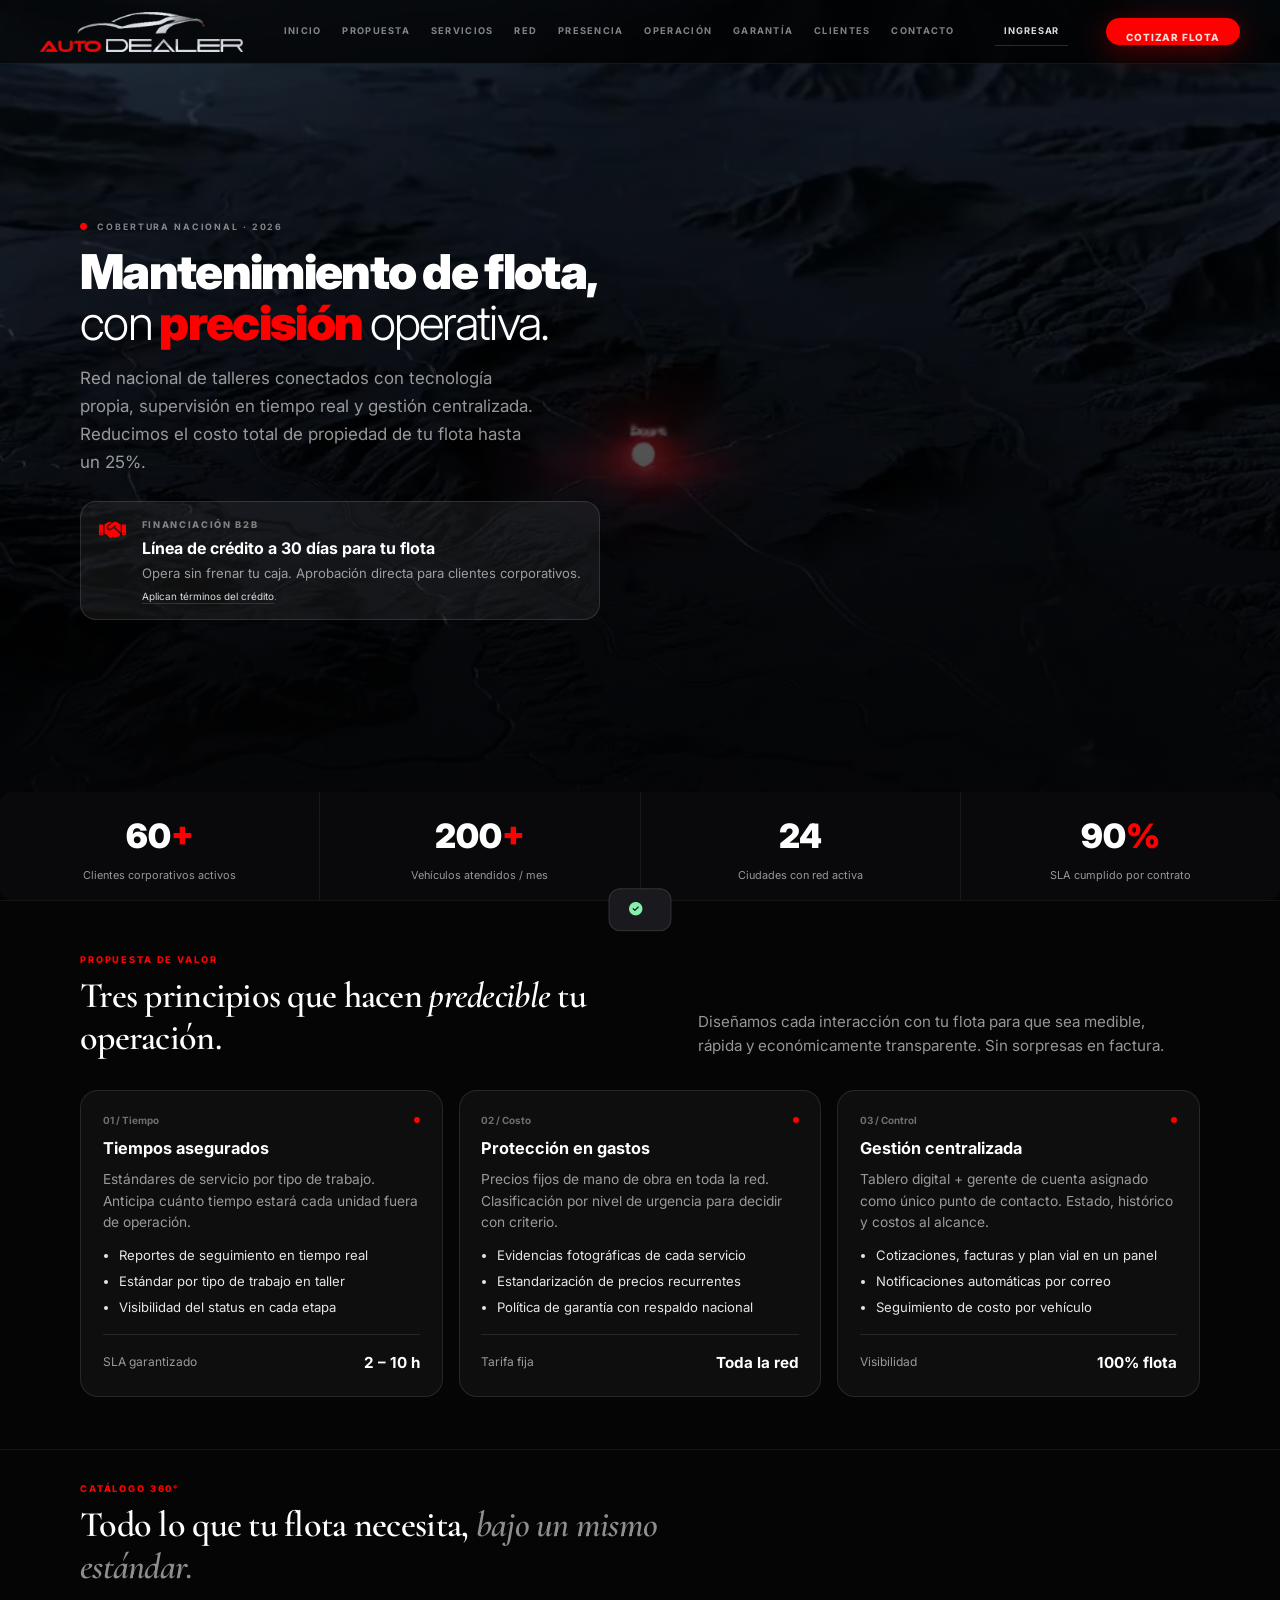
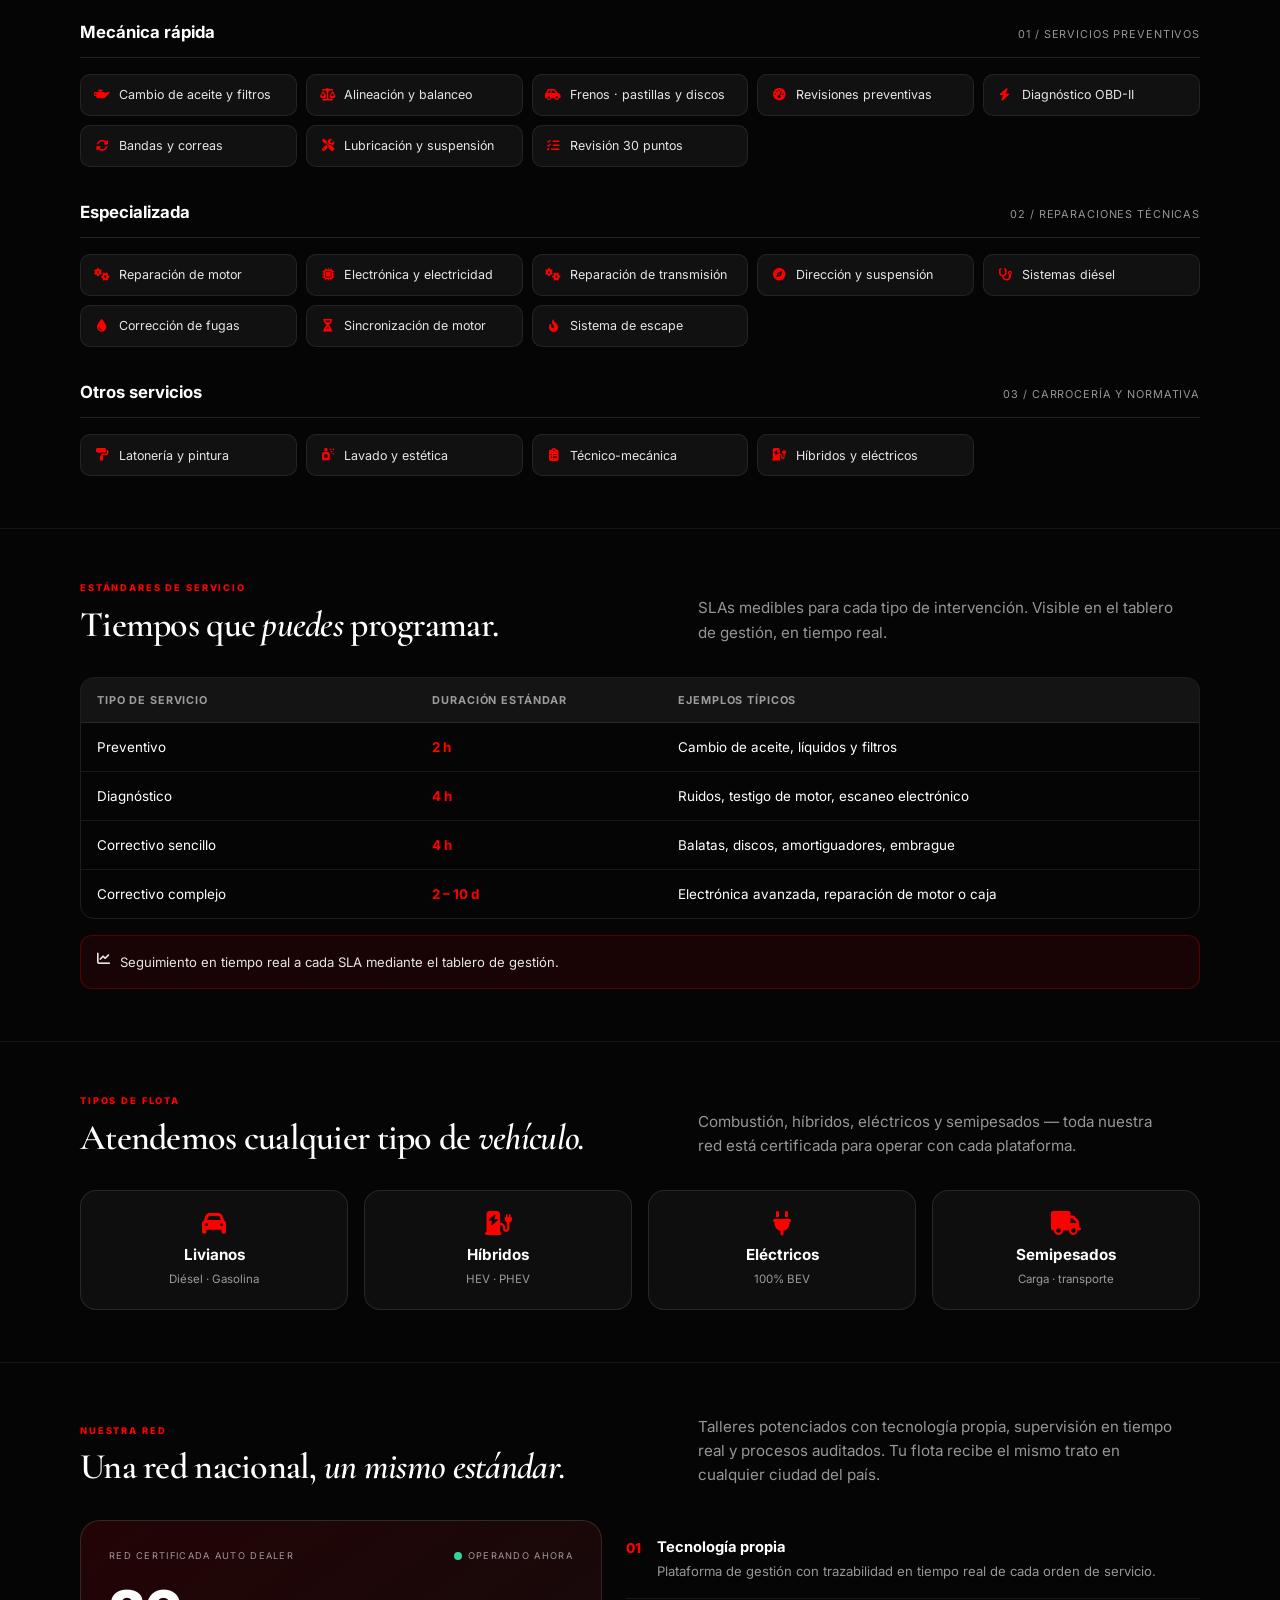
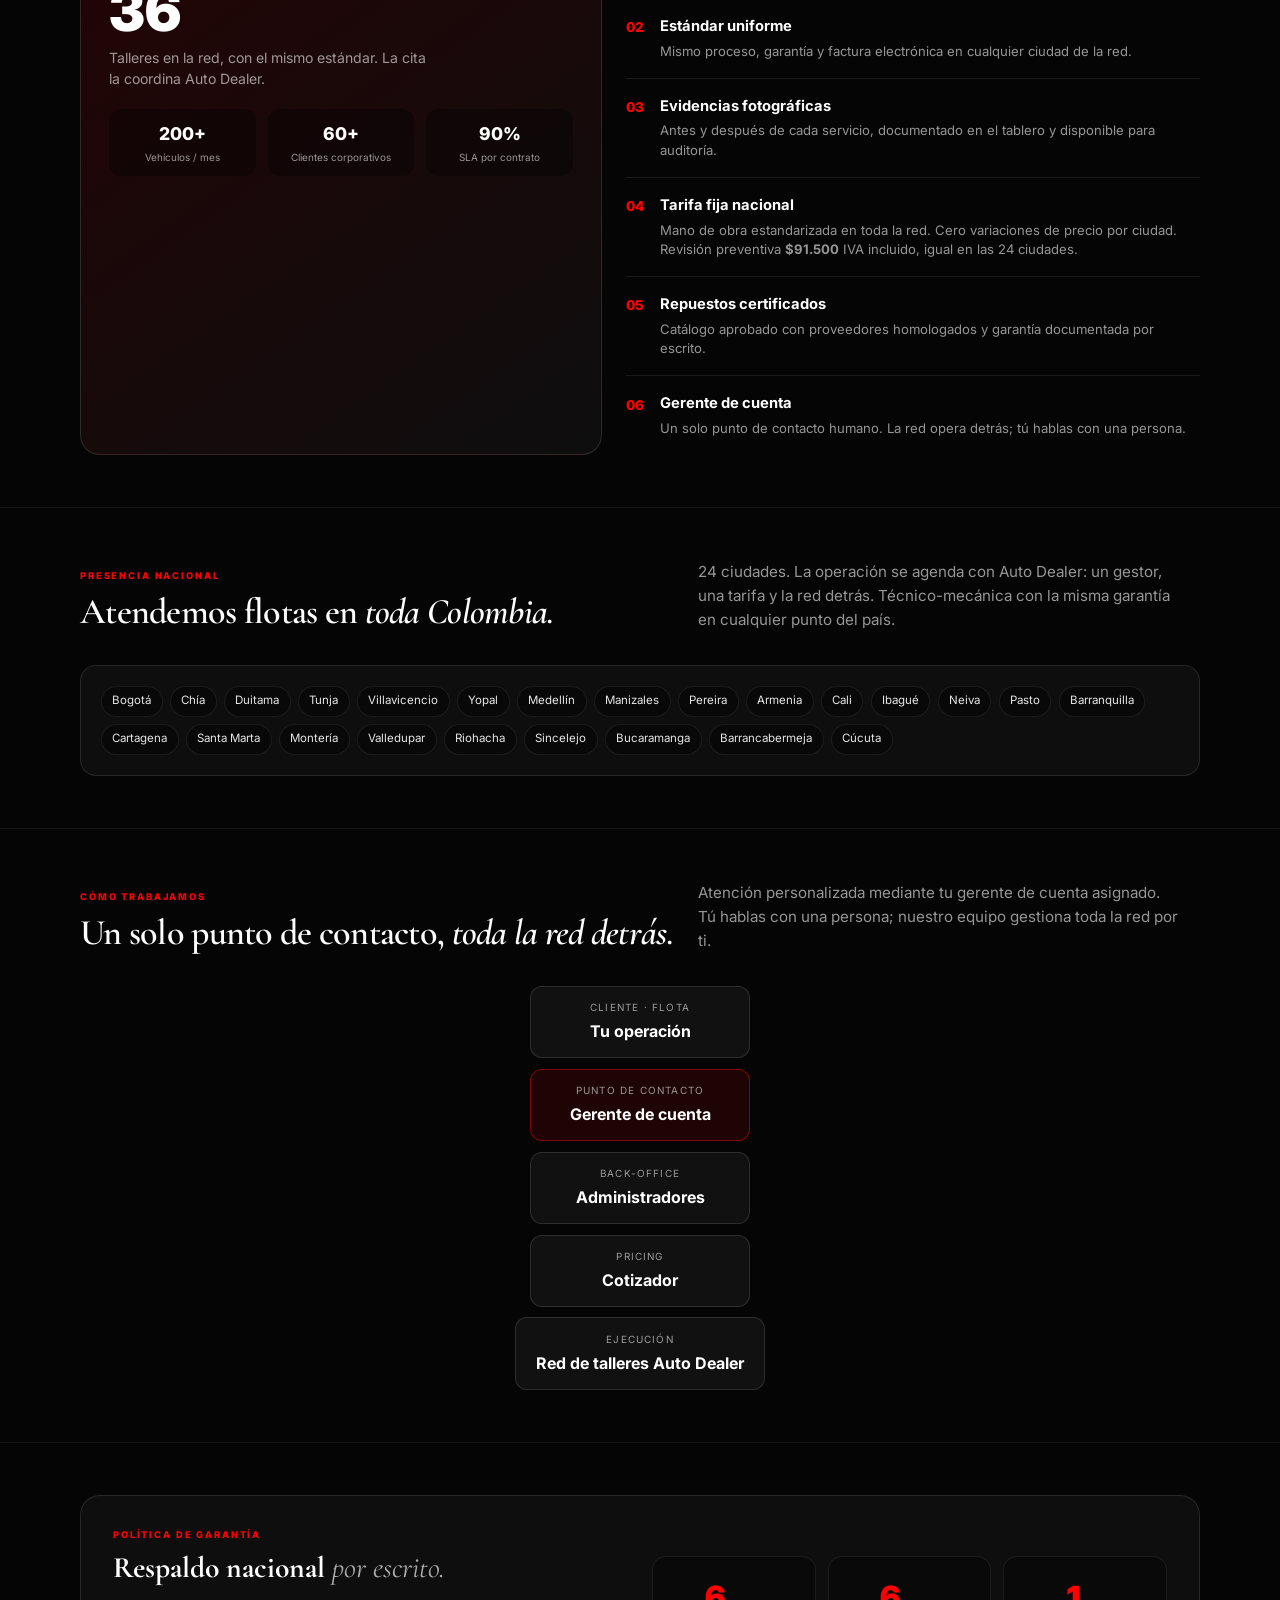
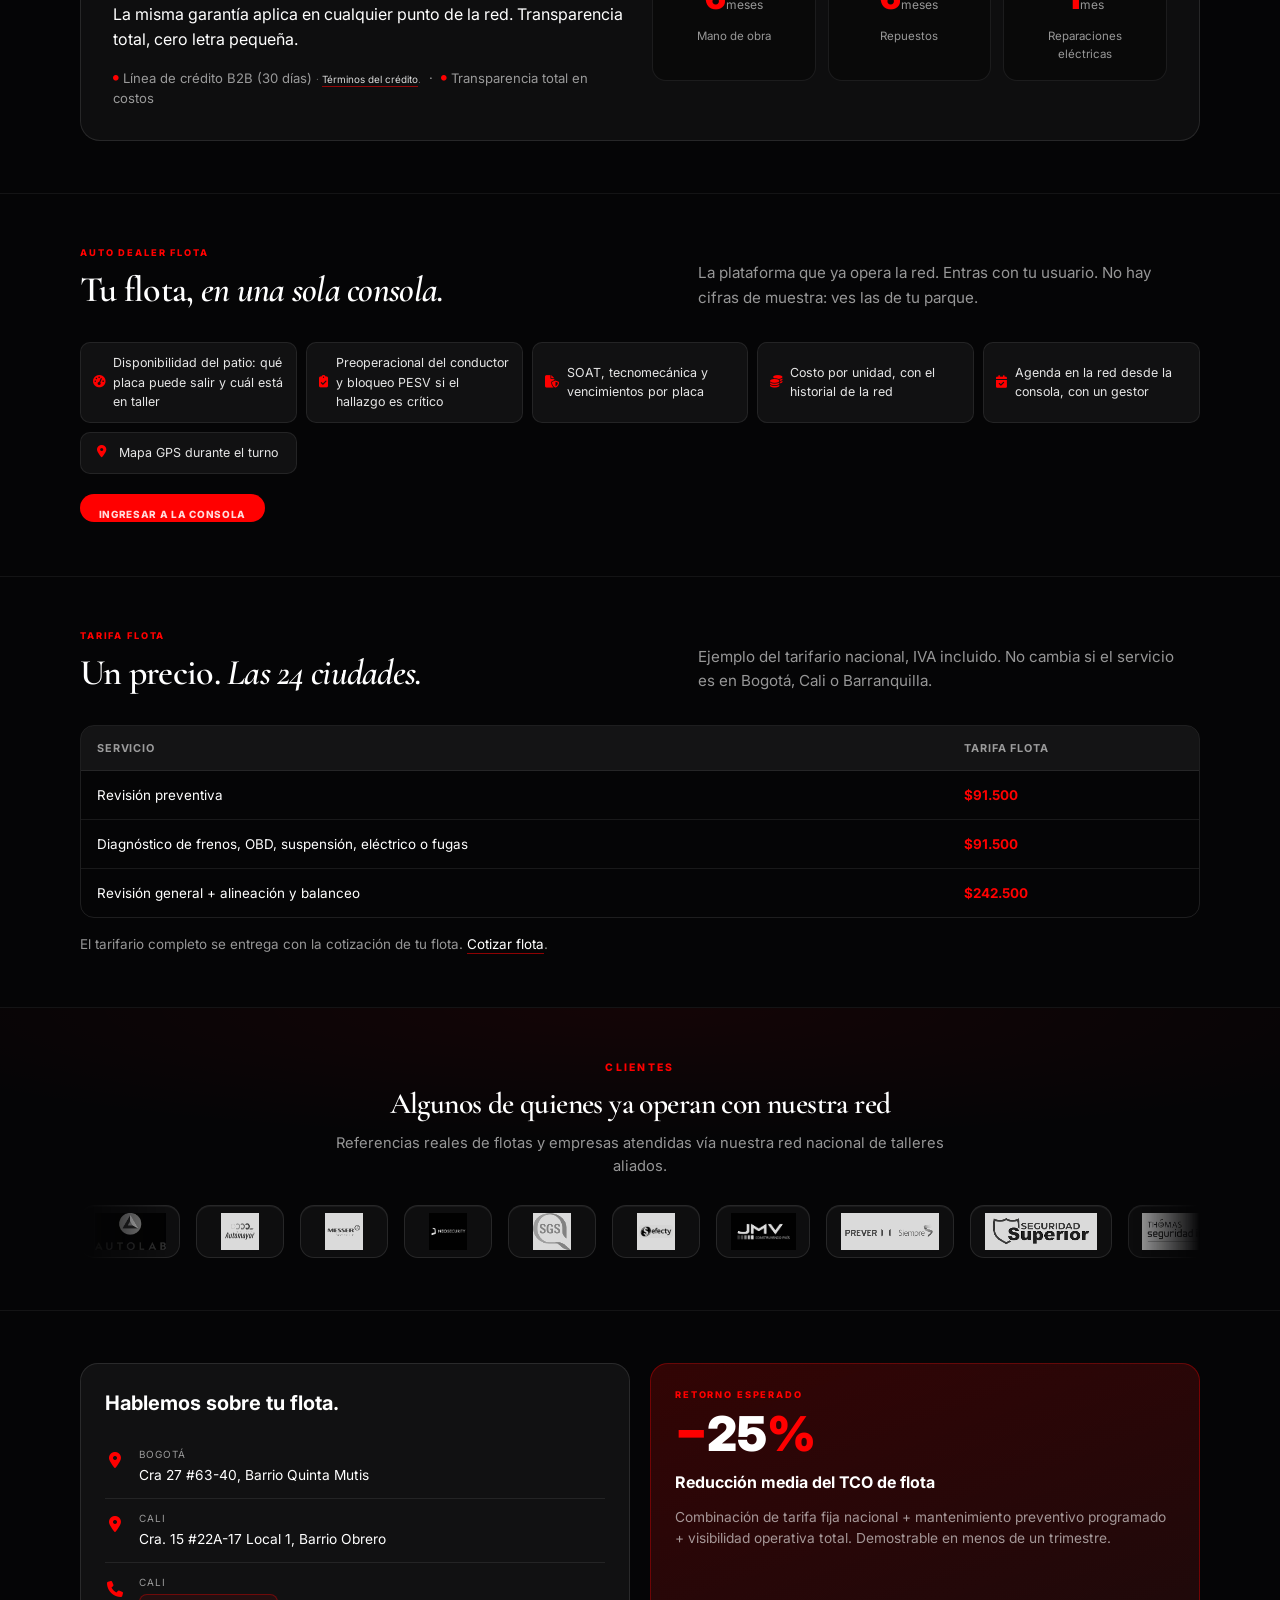
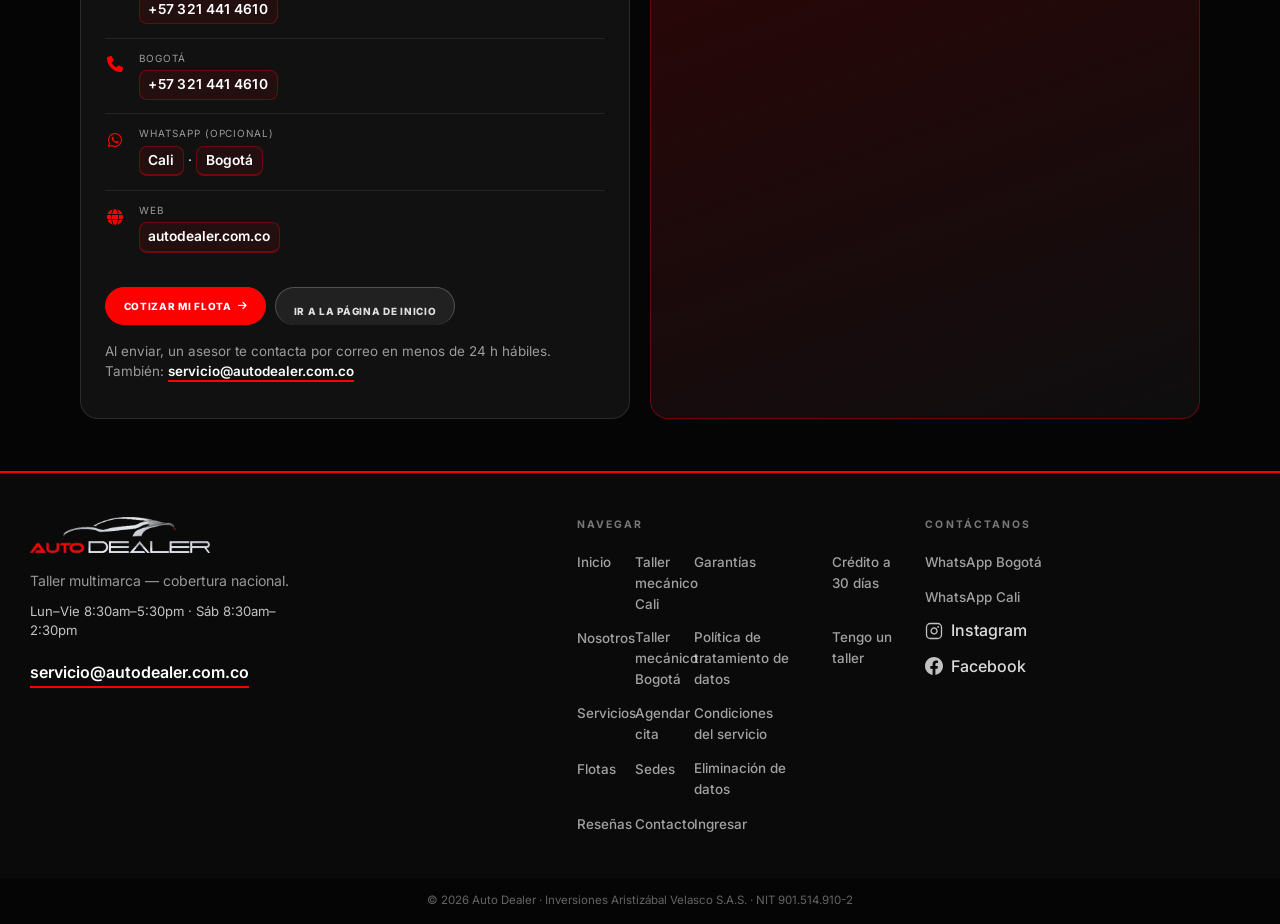
<file: CanalFlotas/index.html>
<!DOCTYPE html>
<html lang="es-CO">
<head>
<!-- Google tag (gtag.js) -->
<script async src="https://www.googletagmanager.com/gtag/js?id=AW-10783749991"></script>
<script>
  window.dataLayer = window.dataLayer || [];
  function gtag(){dataLayer.push(arguments);}
  gtag('js', new Date());
  gtag('config', 'AW-10783749991');
</script>
<meta charset="UTF-8" />
<meta name="viewport" content="width=device-width, initial-scale=1.0" />
<meta name="description" content="Mantenimiento de flotas corporativas en Colombia. Taller mecánico multimarca con red nacional, mecánica preventiva y correctiva, gestión centralizada y sedes en Cali y Bogotá. Cotiza con Auto Dealer." />
<title>Mantenimiento de flotas corporativas Colombia | Taller mecánico | Auto Dealer</title>
<link rel="canonical" href="https://autodealer.com.co/CanalFlotas/" />
<meta property="og:type" content="website" />
<meta property="og:locale" content="es_CO" />
<meta property="og:url" content="https://autodealer.com.co/CanalFlotas/" />
<meta property="og:site_name" content="Auto Dealer" />
<meta property="og:title" content="Mantenimiento de flotas corporativas en Colombia | Auto Dealer" />
<meta property="og:description" content="Aliado nacional en mecánica de flotas: red de talleres, sedes Cali y Bogotá, mecánica preventiva y correctiva para empresas." />
<meta property="og:image" content="https://autodealer.com.co/Bibliotecaimagenesautodealer/colombia-mapa-poster.jpg" />
<meta name="twitter:card" content="summary_large_image" />
<meta name="twitter:title" content="Mantenimiento de flotas corporativas | Auto Dealer Colombia" />
<meta name="twitter:description" content="Taller mecánico para flotas empresariales con cobertura nacional. Mecánica, diagnóstico y gestión centralizada." />
<meta name="twitter:image" content="https://autodealer.com.co/Bibliotecaimagenesautodealer/colombia-mapa-poster.jpg" />
<script type="application/ld+json">
{
  "@context": "https://schema.org",
  "@graph": [
    {
      "@type": "Organization",
      "@id": "https://autodealer.com.co/#organization",
      "name": "Auto Dealer",
      "url": "https://autodealer.com.co/"
    },
    {
      "@type": "Service",
      "name": "Mantenimiento de flotas corporativas Auto Dealer",
      "description": "Mecánica preventiva y correctiva para flotas empresariales en Colombia. Red nacional de talleres aliados con sedes propias en Cali y Bogotá.",
      "url": "https://autodealer.com.co/CanalFlotas/",
      "provider": { "@id": "https://autodealer.com.co/#organization" },
      "areaServed": { "@type": "Country", "name": "Colombia" },
      "serviceType": ["Mantenimiento de flotas", "Mecánica automotriz", "Diagnóstico computarizado"]
    }
  ]
}
</script>
<link rel="preconnect" href="https://fonts.googleapis.com" />
<link rel="preconnect" href="https://fonts.gstatic.com" crossorigin />
<link href="https://fonts.googleapis.com/css2?family=Cormorant+Garamond:ital,wght@0,500;0,600;0,700;1,500&family=Inter:wght@400;500;600;700;800;900&display=swap" rel="stylesheet" />
<link rel="stylesheet" href="https://cdnjs.cloudflare.com/ajax/libs/font-awesome/6.5.1/css/all.min.css" crossorigin="anonymous" referrerpolicy="no-referrer" />
<link rel="icon" type="image/png" href="../favicon-16.png" sizes="16x16" />
<link rel="icon" type="image/png" href="../favicon.png" sizes="32x32" />
<link rel="icon" type="image/png" href="../apple-touch-icon.png" sizes="192x192" />
<link rel="stylesheet" href="../logo-shine.css" />
<link rel="preload" href="../Bibliotecaimagenesautodealer/colombia-mapa-poster.jpg" as="image" />
<style>
:root{--accent:#ff0000;--text:#fff;--muted:rgba(255,255,255,.58);--text-muted:rgba(255,255,255,.58);--soft:#e6e6e6;--ease:cubic-bezier(.22,1,.36,1);--font:"Inter",system-ui,sans-serif;--serif:"Cormorant Garamond",Georgia,serif;--nav-h:64px}
*,*::before,*::after{box-sizing:border-box}html{scroll-behavior:smooth}section[id]{scroll-margin-top:5.5rem}body{margin:0;font-family:var(--font);background:#050506;color:var(--text);line-height:1.55;-webkit-font-smoothing:antialiased}
img{max-width:100%;height:auto;display:block}
.fp-c{width:min(1120px,100% - 2rem);margin-inline:auto}
.fp-nav{position:fixed;inset:0 0 auto;z-index:200;min-height:var(--nav-h);display:flex;align-items:center;padding:0 clamp(.75rem,3vw,1.25rem);background:rgba(0,0,0,.75);backdrop-filter:blur(14px);-webkit-backdrop-filter:blur(14px);border-bottom:1px solid rgba(255,255,255,.08)}
.fp-nav__in{max-width:1200px;margin:0 auto;width:100%;display:flex;align-items:center;justify-content:space-between;gap:.75rem}
.fp-nav__logo .logo-shine>img{height:34px;width:auto}@media(min-width:600px){.fp-nav__logo .logo-shine>img{height:40px}}
.fp-nav__lk{display:none;flex-wrap:wrap;gap:.65rem 1rem;align-items:center;font-size:.58rem;font-weight:700;letter-spacing:.14em;text-transform:uppercase;color:rgba(255,255,255,.45)}
@media(min-width:900px){.fp-nav__lk{display:flex}}
.fp-nav__cta{flex-shrink:0;display:inline-flex;align-items:center;justify-content:center;gap:.4rem;padding:.62rem 1.05rem;border-radius:999px;font-size:.58rem;font-weight:800;letter-spacing:.08em;text-transform:uppercase;background:var(--accent);color:#fff;border:1px solid var(--accent);cursor:pointer;font-family:inherit;box-shadow:0 6px 28px rgba(255,0,0,.35);white-space:nowrap;text-decoration:none}
.fp-nav__login{flex-shrink:0;color:#fff;font-size:.58rem;font-weight:700;letter-spacing:.1em;text-transform:uppercase;text-decoration:none;padding:.4rem .55rem;white-space:nowrap}
.fp-nav__login:hover{color:#fff}
.fp-nav__cta:hover{filter:brightness(1.06);transform:translateY(-1px)}
@media(min-width:600px){.fp-nav__cta{padding:.68rem 1.2rem;font-size:.62rem}}
@media (prefers-reduced-motion:reduce){.fp-nav__cta:hover{transform:none}}
.fp-hero{position:relative;min-height:min(100svh,920px);padding:calc(var(--nav-h) + 2rem) 0 0;display:flex;flex-direction:column;overflow:hidden}
.fp-hero video{position:absolute;inset:0;width:100%;height:100%;object-fit:cover;z-index:0}
.fp-hero__scrim{position:absolute;inset:0;z-index:1;pointer-events:none;background:linear-gradient(180deg,rgba(0,0,0,.4)0%,rgba(0,0,0,.78)70%,#050506 100%)}
.fp-hero__bd{position:relative;z-index:2;flex:1;display:flex;align-items:center;padding:2rem 0 3rem}
.fp-eyebrow{font-size:.55rem;font-weight:700;letter-spacing:.22em;text-transform:uppercase;color:rgba(255,255,255,.5);margin:0 0 .85rem;display:flex;align-items:center;gap:.5rem}
.fp-eyebrow i{color:var(--accent);font-size:.45rem}
.fp-hero h1{font-weight:900;font-size:clamp(1.75rem,5vw,3rem);line-height:1.06;letter-spacing:-.035em;margin:0 0 1rem;max-width:18ch}
.fp-hero h1 .thin{font-weight:300}.fp-hero h1 .ac{color:var(--accent)}
.fp-lead{margin:0 0 1.5rem;font-size:clamp(.92rem,1.9vw,1.06rem);color:var(--muted);max-width:42ch;line-height:1.65}
.fp-credit{display:grid;grid-template-columns:auto 1fr;gap:1rem;max-width:min(100%,520px);padding:1rem 1.1rem;border-radius:16px;background:rgba(255,255,255,.06);border:1px solid rgba(255,255,255,.12);margin-bottom:2rem}
.fp-credit i{color:var(--accent);font-size:1.35rem;padding-top:.15rem}
.fp-credit .t{font-size:.58rem;font-weight:800;letter-spacing:.18em;text-transform:uppercase;color:rgba(255,255,255,.45);margin-bottom:.25rem}
.fp-credit .h{font-size:1rem;font-weight:700;margin-bottom:.2rem}.fp-credit .s{font-size:.82rem;color:var(--muted);line-height:1.45}
.fp-credit__tyc{margin:.4rem 0 0;font-size:.62rem;line-height:1.35;color:rgba(255,255,255,.38)}
.fp-tyc-note{font-size:.62rem;color:rgba(255,255,255,.38);font-weight:400}
.fp-stats{display:grid;grid-template-columns:repeat(2,1fr);gap:1px;background:rgba(255,255,255,.08);border-radius:14px;overflow:hidden;margin-top:auto;position:relative;z-index:2}
@media(min-width:640px){.fp-stats{grid-template-columns:repeat(4,1fr)}}
.fp-st{padding:1.1rem 1rem;text-align:center;background:rgba(8,8,10,.92)}
.fp-st .n{font-size:clamp(1.5rem,4vw,2.1rem);font-weight:900;color:#fff}.fp-st .n span{color:var(--accent)}
.fp-st .l{font-size:.68rem;color:var(--muted);margin-top:.35rem;line-height:1.35}
.fp-sec{padding:3.25rem 0;border-top:1px solid rgba(255,255,255,.06)}
.fp-head{display:grid;gap:1rem;margin-bottom:2rem}@media(min-width:768px){.fp-head{grid-template-columns:1.2fr 1fr;align-items:end}}
.fp-tag{font-size:.58rem;font-weight:800;letter-spacing:.2em;text-transform:uppercase;color:var(--accent);margin-bottom:.5rem}
.fp-head h2{font-family:var(--serif);font-size:clamp(1.55rem,3.2vw,2.25rem);font-weight:600;margin:0;line-height:1.15;letter-spacing:-.02em}
.fp-head .sub{margin:0;font-size:.95rem;color:var(--muted);line-height:1.6;max-width:48ch}
.fp-pillars{display:grid;gap:1rem}@media(min-width:900px){.fp-pillars{grid-template-columns:repeat(3,1fr)}}
.fp-pil{padding:1.35rem;border-radius:18px;background:rgba(255,255,255,.04);border:1px solid rgba(255,255,255,.1);transition:border-color .2s,background .2s}
.fp-pil:hover{border-color:rgba(255,0,0,.35);background:rgba(255,255,255,.06)}
.fp-pil .ix{font-size:.62rem;font-weight:700;color:rgba(255,255,255,.4);margin-bottom:.5rem;display:flex;justify-content:space-between;align-items:center}
.fp-pil .ix .dot{width:6px;height:6px;border-radius:50%;background:var(--accent)}
.fp-pil h3{margin:0 0 .5rem;font-size:1.02rem}.fp-pil>p{margin:0 0 .75rem;font-size:.86rem;color:var(--muted)}
.fp-pil ul{margin:0;padding:0 0 0 1rem;font-size:.82rem;color:var(--soft)}.fp-pil li{margin:.35rem 0}
.fp-pil .ft{display:flex;justify-content:space-between;align-items:center;margin-top:1rem;padding-top:1rem;border-top:1px solid rgba(255,255,255,.1);font-size:.75rem;color:var(--muted)}
.fp-pil .ft strong{color:#fff;font-size:.95rem}
.fp-svc{margin-top:2rem}.fp-cath{display:flex;justify-content:space-between;align-items:baseline;flex-wrap:wrap;gap:.5rem;margin-bottom:1rem;padding-bottom:.75rem;border-bottom:1px solid rgba(255,255,255,.12)}
.fp-cath h3{margin:0;font-size:1.05rem}.fp-cath span{font-size:.68rem;color:var(--muted);text-transform:uppercase;letter-spacing:.08em}
.fp-grid{display:grid;gap:.55rem;grid-template-columns:repeat(auto-fill,minmax(200px,1fr))}
.fp-it{padding:.65rem .75rem;border-radius:10px;background:rgba(255,255,255,.05);border:1px solid rgba(255,255,255,.08);font-size:.78rem;display:flex;align-items:center;gap:.5rem;color:var(--soft)}
.fp-it i{color:var(--accent);width:1.1rem;text-align:center}
.fp-tbl{overflow:auto;border-radius:14px;border:1px solid rgba(255,255,255,.1)}
.fp-tbl table{width:100%;border-collapse:collapse;font-size:.84rem}
.fp-tbl th,.fp-tbl td{padding:.85rem 1rem;text-align:left;border-bottom:1px solid rgba(255,255,255,.08)}
.fp-tbl th{background:rgba(255,255,255,.06);font-size:.68rem;text-transform:uppercase;letter-spacing:.08em;color:var(--muted)}
.fp-tbl tr:last-child td{border-bottom:none}
.fp-tbl .dur{font-weight:700;color:var(--accent)}
.fp-tf{display:flex;align-items:flex-start;gap:.65rem;margin-top:1rem;padding:1rem;border-radius:12px;background:rgba(255,0,0,.08);border:1px solid rgba(255,0,0,.25);font-size:.82rem;color:var(--soft)}
.fp-vgrid{display:grid;gap:1rem;grid-template-columns:repeat(2,1fr)}@media(min-width:720px){.fp-vgrid{grid-template-columns:repeat(4,1fr)}}
.fp-vc{padding:1.25rem;border-radius:16px;background:rgba(255,255,255,.04);border:1px solid rgba(255,255,255,.1);text-align:center}
.fp-vc i{font-size:1.5rem;color:var(--accent);margin-bottom:.5rem}.fp-vc h4{margin:0 0 .25rem;font-size:.95rem}.fp-vc .sub{font-size:.72rem;color:var(--muted)}
.fp-net{display:grid;gap:1.5rem}@media(min-width:900px){.fp-net{grid-template-columns:1fr 1.1fr}}
.fp-nhero{padding:1.75rem;border-radius:20px;background:linear-gradient(145deg,rgba(255,0,0,.12),rgba(255,255,255,.04));border:1px solid rgba(255,255,255,.12)}
.fp-nhero .top{display:flex;justify-content:space-between;align-items:center;flex-wrap:wrap;gap:.5rem;margin-bottom:1.25rem;font-size:.58rem;text-transform:uppercase;letter-spacing:.14em;color:var(--muted)}
.fp-nhero .pulse{display:inline-flex;align-items:center;gap:.35rem}.fp-nhero .pulse::before{content:"";width:8px;height:8px;border-radius:50%;background:#34d399;animation:fp-p 1.5s ease infinite}
@keyframes fp-p{0%,100%{opacity:1}50%{opacity:.35}}
.fp-nbig{font-size:clamp(2.5rem,6vw,3.5rem);font-weight:900;line-height:1}.fp-nbig span{color:var(--accent)}
.fp-nsub{font-size:.88rem;color:var(--muted);margin:.5rem 0 1.25rem;max-width:36ch;line-height:1.5}
.fp-nmini{display:grid;grid-template-columns:repeat(3,1fr);gap:.75rem}
.fp-nm{padding:.65rem;border-radius:12px;background:rgba(0,0,0,.35);text-align:center}.fp-nm .v{font-weight:800;font-size:1.1rem}.fp-nm .l{font-size:.62rem;color:var(--muted);margin-top:.2rem}
.fp-nlist{list-style:none;margin:0;padding:0}
.fp-nlist li{display:grid;grid-template-columns:auto 1fr;gap:1rem;padding:1rem 0;border-bottom:1px solid rgba(255,255,255,.08)}
.fp-nlist li:last-child{border-bottom:none}.fp-nlist .n{font-weight:800;color:var(--accent);font-size:.85rem;padding-top:.15rem}
.fp-nlist h4{margin:0 0 .25rem;font-size:.92rem}.fp-nlist p{margin:0;font-size:.82rem;color:var(--muted);line-height:1.5}
.fp-cities{display:flex;flex-wrap:wrap;gap:.45rem;padding:1.25rem;border-radius:16px;background:rgba(255,255,255,.04);border:1px solid rgba(255,255,255,.1)}
.fp-cities span{padding:.35rem .65rem;border-radius:999px;background:rgba(0,0,0,.4);font-size:.72rem;color:var(--soft);border:1px solid rgba(255,255,255,.08)}
.fp-org{max-width:420px;margin:0 auto;display:flex;flex-direction:column;align-items:center;gap:.65rem}
.fp-on{padding:.85rem 1.25rem;border-radius:12px;text-align:center;min-width:220px;border:1px solid rgba(255,255,255,.12);background:rgba(255,255,255,.05)}
.fp-on .r{font-size:.62rem;text-transform:uppercase;letter-spacing:.12em;color:var(--muted);margin-bottom:.2rem}
.fp-on .t{font-weight:700}.fp-on.ac{border-color:rgba(255,0,0,.45);background:rgba(255,0,0,.1)}
.fp-gar{padding:2rem;border-radius:20px;background:rgba(255,255,255,.04);border:1px solid rgba(255,255,255,.1);display:grid;gap:1.5rem}@media(min-width:800px){.fp-gar{grid-template-columns:1fr 1fr;align-items:center}}
.fp-gar h3{font-family:var(--serif);font-size:clamp(1.35rem,3vw,1.85rem);margin:.5rem 0 1rem;line-height:1.2}
.fp-wgrid{display:grid;grid-template-columns:repeat(3,1fr);gap:.75rem}
.fp-wc{padding:1rem;border-radius:14px;background:rgba(0,0,0,.35);text-align:center;border:1px solid rgba(255,255,255,.08)}
.fp-wc .big{font-size:2rem;font-weight:900;color:var(--accent)}.fp-wc .u{font-size:.75rem;color:var(--muted)}.fp-wc .d{font-size:.72rem;color:var(--muted);margin-top:.35rem}
.fp-dash{border-radius:16px;overflow:hidden;border:1px solid rgba(255,255,255,.12);background:#0c0c0f}
.fp-dh{display:flex;align-items:center;justify-content:space-between;padding:.5rem .85rem;background:rgba(255,255,255,.06);font-size:.62rem;color:var(--muted)}
.fp-dh .t{display:flex;gap:5px}.fp-dh .t span{width:9px;height:9px;border-radius:50%;background:rgba(255,255,255,.2)}
.fp-db{display:grid;grid-template-columns:160px 1fr;min-height:280px}@media(max-width:700px){.fp-db{grid-template-columns:1fr}}
.fp-ds{border-right:1px solid rgba(255,255,255,.08);padding:.65rem;font-size:.68rem;color:var(--muted)}
.fp-ds div{padding:.45rem .35rem;border-radius:8px;margin-bottom:2px}.fp-ds div.ac{background:rgba(255,0,0,.15);color:#fff}
.fp-dm{padding:.85rem}.fp-dk{display:grid;grid-template-columns:repeat(3,1fr);gap:.65rem;margin-bottom:1rem}
.fp-dkp{padding:.65rem;border-radius:10px;background:rgba(255,255,255,.05);font-size:.65rem}.fp-dkp .v{font-size:1.25rem;font-weight:800;margin-top:.2rem}
.fp-bars{display:flex;align-items:flex-end;gap:6px;height:120px;padding-top:1rem}
.fp-bar{flex:1;background:rgba(255,255,255,.08);border-radius:6px 6px 0 0;position:relative;min-height:20px}
.fp-bar .f{position:absolute;bottom:0;left:0;right:0;background:linear-gradient(180deg,rgba(255,0,0,.5),var(--accent));border-radius:6px 6px 0 0}
.fp-bar::after{content:attr(data-l);position:absolute;bottom:-1.25rem;left:50%;transform:translateX(-50%);font-size:.55rem;color:var(--muted)}
.fp-cl{display:grid;gap:1rem;grid-template-columns:repeat(auto-fill,minmax(160px,1fr))}
.fp-cc{padding:1.25rem 1rem;border-radius:14px;background:rgba(255,255,255,.04);border:1px solid rgba(255,255,255,.1);text-align:center;font-weight:700;font-size:.88rem}
.fp-cc .m{font-size:.65rem;color:var(--muted);font-weight:500;margin-top:.35rem}
.fp-cg{display:grid;gap:1.25rem}@media(min-width:860px){.fp-cg{grid-template-columns:1fr 1fr}}
.fp-ccard{padding:1.5rem;border-radius:18px;background:rgba(255,255,255,.05);border:1px solid rgba(255,255,255,.1)}
.fp-ccard h3{margin:0 0 1rem;font-size:1.25rem}.fp-clist{list-style:none;margin:0;padding:0}
.fp-clist li{display:grid;grid-template-columns:auto 1fr;gap:.85rem;padding:.75rem 0;border-bottom:1px solid rgba(255,255,255,.08)}
.fp-clist li:last-child{border-bottom:none}.fp-clist .ico{color:var(--accent);width:1.25rem;text-align:center;padding-top:.1rem}
.fp-clist .lb{font-size:.62rem;text-transform:uppercase;letter-spacing:.1em;color:var(--muted)}.fp-clist .vl{font-size:.86rem;margin-top:.15rem}
.fp-roi{padding:1.5rem;border-radius:18px;background:linear-gradient(160deg,rgba(255,0,0,.18),rgba(255,255,255,.04));border:1px solid rgba(255,0,0,.35)}
.fp-roi .big{font-size:clamp(2.2rem,5vw,3rem);font-weight:900;line-height:1}.fp-roi .big .p{color:var(--accent)}
.fp-roi h4{margin:.75rem 0;font-size:1rem}.fp-roi p{margin:0;font-size:.86rem;color:var(--muted);line-height:1.55}
.container{width:min(1220px,100% - 2rem);margin-inline:auto}
.footer__brand-tagline{margin:0 0 .55rem;font-size:.88rem;color:var(--text-muted);max-width:34ch;line-height:1.6}
.footer__hours{margin:0 0 .85rem;font-size:.82rem;line-height:1.5;color:#c4c4c4;max-width:36ch}
.footer__nav-cols{display:grid;grid-template-columns:repeat(2,1fr);gap:1.75rem 1.5rem}
.footer__nav-col h4{margin:0 0 .75rem}
.footer__nav-col ul{margin:0;padding:0;list-style:none}
.footer__nav-col li{margin-bottom:.5rem}
.footer__nav-col--navegar .footer__nav-list--two-rows{display:grid;grid-auto-flow:column;grid-template-rows:repeat(5,auto);grid-template-columns:repeat(2,minmax(0,max-content));column-gap:clamp(1.25rem,4vw,2.25rem);row-gap:.45rem;align-content:start;justify-content:start}
.footer__nav-col--navegar .footer__nav-list--two-rows a{font-size:.84rem}
.footer__nav-col--navegar .footer__nav-list--two-rows li{margin-bottom:0}
.footer{position:relative;z-index:2;padding:2.75rem 0 0;background:#0a0a0a;border-top:2px solid #ff0000}
.footer__grid{display:grid;gap:2.5rem}
@media(min-width:768px){.footer__grid{grid-template-columns:minmax(0,1fr) minmax(0,1.35fr);gap:3rem;align-items:start}}
.footer__brand .logo-shine{display:inline-block;margin-bottom:1.1rem}
.footer__brand .logo-shine>img{width:clamp(140px,18vw,180px);max-width:100%;height:auto;object-fit:contain}
.footer a.mail{display:inline-block;margin-top:.35rem}
.footer ul{list-style:none;margin:0;padding:0}
.footer li{margin-bottom:.45rem}
.footer__social{display:inline-flex;align-items:center;gap:.5rem}
.footer__social-icon{display:flex;flex-shrink:0;color:rgba(255,255,255,.75)}
.footer__social-icon svg{width:1.125rem;height:1.125rem;display:block}
.footer__social:hover .footer__social-icon{color:#fff}
.footer h4{font-size:.65rem;letter-spacing:.2em;text-transform:uppercase;color:rgba(255,255,255,.45);margin:0 0 1rem}
.footer__main{padding-bottom:2.5rem}
.footer__strip{background:#050505;padding:.9rem 1.25rem;text-align:center}
.footer__strip p{margin:0;font-size:.72rem;line-height:1.5;color:rgba(255,255,255,.38);max-width:none}
.fp-btns{display:flex;flex-wrap:wrap;gap:.55rem;margin-top:1.25rem}
.fp-btn{display:inline-flex;align-items:center;justify-content:center;gap:.4rem;padding:.75rem 1.1rem;border-radius:999px;font-size:.62rem;font-weight:800;letter-spacing:.07em;text-transform:uppercase;border:1px solid transparent;font-family:inherit;cursor:pointer;text-decoration:none}
.fp-credit__tyc a,.fp-tyc-note a,#tarifa a{color:#fff}
.fp-btn--p{background:var(--accent);color:#fff;border-color:var(--accent)}.fp-btn--g{background:rgba(255,255,255,.07);color:#fff;border-color:rgba(255,255,255,.22)}
.fp-sec--clientes-logos{border-top:1px solid rgba(255,255,255,.06);background:radial-gradient(120% 80% at 50% 0%,rgba(255,0,0,.06),transparent 55%)}
.flotas-clientes{margin:0}
.flotas-clientes__head{text-align:center;max-width:40rem;margin:0 auto 1.75rem}
.flotas-clientes__tag{font-size:.65rem;font-weight:800;letter-spacing:.22em;text-transform:uppercase;color:var(--accent);margin:0 0 .6rem}
.flotas-clientes__title{font-family:var(--serif);font-size:clamp(1.35rem,3.2vw,1.85rem);font-weight:600;line-height:1.2;margin:0 0 .65rem;color:#fff;letter-spacing:-.02em}
.flotas-clientes__note{margin:0;font-size:.92rem;color:var(--muted);line-height:1.55}
.flotas-clientes__viewport{overflow:hidden;-webkit-mask-image:linear-gradient(90deg,transparent,#000 8%,#000 92%,transparent);mask-image:linear-gradient(90deg,transparent,#000 8%,#000 92%,transparent)}
.flotas-clientes__track{display:flex;width:max-content;animation:flotas-clientes-marquee 70s linear infinite}
.flotas-clientes__viewport:hover .flotas-clientes__track{animation-play-state:paused}
.flotas-clientes__group{display:flex;align-items:center;gap:1rem;padding-right:1rem}
.flotas-clientes__item{flex:0 0 auto;display:flex;align-items:center;justify-content:center;min-width:5.5rem;min-height:3.15rem;padding:.4rem .85rem;background:rgba(255,255,255,.04);border:1px solid rgba(255,255,255,.1);border-radius:14px;box-shadow:inset 0 1px 0 rgba(255,255,255,.05);transition:border-color .3s ease,background .3s ease}
.flotas-clientes__item:hover{background:rgba(255,255,255,.07);border-color:rgba(255,0,0,.28)}
.flotas-clientes__item img{display:block;max-height:2.35rem;max-width:min(9.5rem,26vw);width:auto;height:auto;object-fit:contain;filter:grayscale(100%) brightness(1.18) opacity(.85);transition:filter .35s ease,transform .35s ease}
.flotas-clientes__item:hover img{filter:grayscale(0%) brightness(1.05) opacity(1);transform:scale(1.04)}
@keyframes flotas-clientes-marquee{from{transform:translateX(0)}to{transform:translateX(-50%)}}
@media(prefers-reduced-motion:reduce){.flotas-clientes__viewport{overflow:visible;-webkit-mask-image:none;mask-image:none}.flotas-clientes__track{animation:none;flex-wrap:wrap;width:100%;justify-content:center;gap:.75rem}.flotas-clientes__group{flex-wrap:wrap;justify-content:center;padding-right:0;gap:.75rem}.flotas-clientes__group--dup{display:none}.flotas-clientes__item:hover img{transform:none}}
.fp-modal{position:fixed;inset:0;z-index:300;display:flex;align-items:center;justify-content:center;padding:1rem;background:rgba(0,0,0,.72);opacity:0;visibility:hidden;transition:opacity .25s var(--ease),visibility .25s}
.fp-modal.fp-open{opacity:1;visibility:visible}
.fp-modal__box{max-width:420px;width:100%;max-height:90vh;overflow:auto;padding:1.5rem;border-radius:18px;background:#121214;border:1px solid rgba(255,255,255,.12);position:relative}
.fp-modal__x{position:absolute;top:.75rem;right:.75rem;background:transparent;border:none;color:#fff;font-size:1.25rem;cursor:pointer;padding:.25rem}
.fp-modal h3{margin:.5rem 0 .5rem;font-size:1.15rem}.fp-modal .sub{margin:0 0 1rem;font-size:.84rem;color:var(--muted)}
.fp-modal input,.fp-modal select{width:100%;padding:.75rem .85rem;margin-bottom:.55rem;border-radius:10px;border:1px solid rgba(255,255,255,.15);background:rgba(0,0,0,.4);color:#fff;font-family:inherit;font-size:.88rem}
.fp-modal .legal{font-size:.72rem;color:var(--muted);margin-top:.75rem;line-height:1.45}
.fp-form-panel{margin-top:1.35rem;padding-top:1.35rem;border-top:1px solid rgba(255,255,255,.1)}
.fp-form-panel h4{margin:0 0 .35rem;font-size:1rem;font-weight:700}
.fp-form-panel .fp-form-intro{margin:0 0 1rem;font-size:.84rem;color:var(--muted);line-height:1.5}
.fp-form-panel input,.fp-form-panel select{width:100%;padding:.75rem .85rem;margin-bottom:.55rem;border-radius:10px;border:1px solid rgba(255,255,255,.15);background:rgba(0,0,0,.4);color:#fff;font-family:inherit;font-size:.88rem}
.fp-form-panel .legal{font-size:.72rem;color:var(--muted);margin-top:.65rem;line-height:1.45}
.fp-hp{position:absolute;left:-9999px;width:1px;height:1px;overflow:hidden;opacity:0;pointer-events:none}
.fp-toast{position:fixed;bottom:1.25rem;left:50%;transform:translateX(-50%) translateY(120%);z-index:400;background:#1a1a1e;color:#fff;padding:.85rem 1.25rem;border-radius:12px;border:1px solid rgba(255,255,255,.12);display:flex;align-items:center;gap:.5rem;font-size:.84rem;transition:transform .35s var(--ease);max-width:min(92vw,26rem)}
.fp-toast.fp-show{transform:translateX(-50%) translateY(0)}
.fp-toast.fp-toast--err{border-color:rgba(255,80,80,.35)}
.fp-rev{opacity:0;transform:translateY(18px);transition:opacity .7s var(--ease),transform .7s var(--ease);transition-delay:var(--d,0s)}
.fp-rev.fp-v{opacity:1;transform:translateY(0)}
@media(prefers-reduced-motion:reduce){html{scroll-behavior:auto}.fp-rev{opacity:1;transform:none;transition:none}.fp-nhero .pulse::before{animation:none}}
</style>
<link rel="stylesheet" href="../site-links.css?v=4" />
</head>
<body>
<header class="fp-nav">
  <div class="fp-nav__in">
    <a class="fp-nav__logo" href="../#inicio" aria-label="Ir a la página de inicio Auto Dealer"><span class="logo-shine"><img src="../Bibliotecaimagenesautodealer/logo.png?v=4" alt="Auto Dealer" width="200" height="52" /><span class="logo-shine__sweep" aria-hidden="true"></span></span></a>
    <nav class="fp-nav__lk" aria-label="Secciones">
      <a href="#top">Inicio</a>
      <a href="#valor">Propuesta</a>
      <a href="#servicios">Servicios</a>
      <a href="#formatos">Red</a>
      <a href="#presencia">Presencia</a>
      <a href="#estructura">Operación</a>
      <a href="#garantia">Garantía</a>
      <a href="#clientes">Clientes</a>
      <a href="#contacto">Contacto</a>
    </nav>
    <a class="fp-nav__login" href="https://appautodealer.com">Ingresar</a>
    <a class="fp-nav__cta" href="#cotizar-flota" data-fp-modal role="button">Cotizar flota</a>
  </div>
</header>

<section class="fp-hero" id="top">
  <video autoplay muted loop playsinline poster="../Bibliotecaimagenesautodealer/colombia-mapa-poster.jpg" preload="auto"><source src="../colombia_mapa.mp4" type="video/mp4" /></video>
  <div class="fp-hero__scrim" aria-hidden="true"></div>
  <div class="fp-hero__bd">
    <div class="fp-c">
      <p class="fp-eyebrow fp-rev"><i class="fa-solid fa-circle"></i> Cobertura nacional · 2026</p>
      <h1 class="fp-rev" style="--d:40ms">Mantenimiento de flota,<br /><span class="thin">con</span> <span class="ac">precisión</span> <span class="thin">operativa.</span></h1>
      <p class="fp-lead fp-rev" style="--d:80ms">Red nacional de talleres conectados con tecnología propia, supervisión en tiempo real y gestión centralizada. Reducimos el costo total de propiedad de tu flota hasta un 25%.</p>
      <div class="fp-credit fp-rev" style="--d:120ms">
        <i class="fa-solid fa-handshake"></i>
        <div>
          <div class="t">Financiación B2B</div>
          <div class="h">Línea de crédito a <strong>30 días</strong> para tu flota</div>
          <div class="s">Opera sin frenar tu caja. Aprobación directa para clientes corporativos.</div>
          <p class="fp-credit__tyc"><a href="../credito-flotas/">Aplican términos del crédito</a>.</p>
        </div>
      </div>
    </div>
  </div>
  <div class="fp-stats">
    <div class="fp-st"><div class="n">60<span>+</span></div><div class="l">Clientes corporativos activos</div></div>
    <div class="fp-st"><div class="n">200<span>+</span></div><div class="l">Vehículos atendidos / mes</div></div>
    <div class="fp-st"><div class="n">24</div><div class="l">Ciudades con red activa</div></div>
    <div class="fp-st"><div class="n">90<span>%</span></div><div class="l">SLA cumplido por contrato</div></div>
  </div>
</section>

<section class="fp-sec" id="valor">
  <div class="fp-c">
    <div class="fp-head fp-rev">
      <div>
        <div class="fp-tag">Propuesta de valor</div>
        <h2>Tres principios que hacen <em>predecible</em> tu operación.</h2>
      </div>
      <p class="sub">Diseñamos cada interacción con tu flota para que sea medible, rápida y económicamente transparente. Sin sorpresas en factura.</p>
    </div>
    <div class="fp-pillars">
      <article class="fp-pil fp-rev">
        <div class="ix"><span>01 / Tiempo</span><span class="dot"></span></div>
        <h3>Tiempos asegurados</h3>
        <p>Estándares de servicio por tipo de trabajo. Anticipa cuánto tiempo estará cada unidad fuera de operación.</p>
        <ul>
          <li>Reportes de seguimiento en tiempo real</li>
          <li>Estándar por tipo de trabajo en taller</li>
          <li>Visibilidad del status en cada etapa</li>
        </ul>
        <div class="ft"><span>SLA garantizado</span><strong>2 – 10 h</strong></div>
      </article>
      <article class="fp-pil fp-rev" style="--d:50ms">
        <div class="ix"><span>02 / Costo</span><span class="dot"></span></div>
        <h3>Protección en gastos</h3>
        <p>Precios fijos de mano de obra en toda la red. Clasificación por nivel de urgencia para decidir con criterio.</p>
        <ul>
          <li>Evidencias fotográficas de cada servicio</li>
          <li>Estandarización de precios recurrentes</li>
          <li>Política de garantía con respaldo nacional</li>
        </ul>
        <div class="ft"><span>Tarifa fija</span><strong>Toda la red</strong></div>
      </article>
      <article class="fp-pil fp-rev" style="--d:100ms">
        <div class="ix"><span>03 / Control</span><span class="dot"></span></div>
        <h3>Gestión centralizada</h3>
        <p>Tablero digital + gerente de cuenta asignado como único punto de contacto. Estado, histórico y costos al alcance.</p>
        <ul>
          <li>Cotizaciones, facturas y plan vial en un panel</li>
          <li>Notificaciones automáticas por correo</li>
          <li>Seguimiento de costo por vehículo</li>
        </ul>
        <div class="ft"><span>Visibilidad</span><strong>100% flota</strong></div>
      </article>
    </div>
  </div>
</section>

<section class="fp-sec" id="servicios" style="padding-top:2rem">
  <div class="fp-c">
    <div class="fp-head fp-rev">
      <div>
        <div class="fp-tag">Catálogo 360°</div>
        <h2>Todo lo que tu flota necesita, <em style="font-style:italic;color:rgba(255,255,255,.55)">bajo un mismo estándar.</em></h2>
      </div>
    </div>
    <div class="fp-svc">
      <div class="fp-cath"><h3>Mecánica rápida</h3><span>01 / Servicios preventivos</span></div>
      <div class="fp-grid">
        <div class="fp-it"><i class="fa-solid fa-oil-can"></i> Cambio de aceite y filtros</div>
        <div class="fp-it"><i class="fa-solid fa-scale-balanced"></i> Alineación y balanceo</div>
        <div class="fp-it"><i class="fa-solid fa-car-side"></i> Frenos · pastillas y discos</div>
        <div class="fp-it"><i class="fa-solid fa-gauge-high"></i> Revisiones preventivas</div>
        <div class="fp-it"><i class="fa-solid fa-bolt"></i> Diagnóstico OBD-II</div>
        <div class="fp-it"><i class="fa-solid fa-rotate"></i> Bandas y correas</div>
        <div class="fp-it"><i class="fa-solid fa-screwdriver-wrench"></i> Lubricación y suspensión</div>
        <div class="fp-it"><i class="fa-solid fa-list-check"></i> Revisión 30 puntos</div>
      </div>
    </div>
    <div class="fp-svc">
      <div class="fp-cath"><h3>Especializada</h3><span>02 / Reparaciones técnicas</span></div>
      <div class="fp-grid">
        <div class="fp-it"><i class="fa-solid fa-gears"></i> Reparación de motor</div>
        <div class="fp-it"><i class="fa-solid fa-microchip"></i> Electrónica y electricidad</div>
        <div class="fp-it"><i class="fa-solid fa-cogs"></i> Reparación de transmisión</div>
        <div class="fp-it"><i class="fa-solid fa-compass"></i> Dirección y suspensión</div>
        <div class="fp-it"><i class="fa-solid fa-stethoscope"></i> Sistemas diésel</div>
        <div class="fp-it"><i class="fa-solid fa-droplet"></i> Corrección de fugas</div>
        <div class="fp-it"><i class="fa-solid fa-hourglass-half"></i> Sincronización de motor</div>
        <div class="fp-it"><i class="fa-solid fa-fire-flame-curved"></i> Sistema de escape</div>
      </div>
    </div>
    <div class="fp-svc">
      <div class="fp-cath"><h3>Otros servicios</h3><span>03 / Carrocería y normativa</span></div>
      <div class="fp-grid">
        <div class="fp-it"><i class="fa-solid fa-paint-roller"></i> Latonería y pintura</div>
        <div class="fp-it"><i class="fa-solid fa-spray-can-sparkles"></i> Lavado y estética</div>
        <div class="fp-it"><i class="fa-solid fa-clipboard-list"></i> Técnico-mecánica</div>
        <div class="fp-it"><i class="fa-solid fa-charging-station"></i> Híbridos y eléctricos</div>
      </div>
    </div>
  </div>
</section>

<section class="fp-sec">
  <div class="fp-c">
    <div class="fp-head fp-rev">
      <div>
        <div class="fp-tag">Estándares de servicio</div>
        <h2>Tiempos que <em>puedes</em> programar.</h2>
      </div>
      <p class="sub">SLAs medibles para cada tipo de intervención. Visible en el tablero de gestión, en tiempo real.</p>
    </div>
    <div class="fp-tbl fp-rev" style="--d:60ms">
      <table>
        <thead><tr><th style="width:30%">Tipo de servicio</th><th style="width:22%">Duración estándar</th><th>Ejemplos típicos</th></tr></thead>
        <tbody>
          <tr><td>Preventivo</td><td><span class="dur">2 h</span></td><td>Cambio de aceite, líquidos y filtros</td></tr>
          <tr><td>Diagnóstico</td><td><span class="dur">4 h</span></td><td>Ruidos, testigo de motor, escaneo electrónico</td></tr>
          <tr><td>Correctivo sencillo</td><td><span class="dur">4 h</span></td><td>Balatas, discos, amortiguadores, embrague</td></tr>
          <tr><td>Correctivo complejo</td><td><span class="dur">2 – 10 d</span></td><td>Electrónica avanzada, reparación de motor o caja</td></tr>
        </tbody>
      </table>
    </div>
    <div class="fp-tf fp-rev" style="--d:100ms"><i class="fa-solid fa-chart-line"></i> Seguimiento en tiempo real a cada SLA mediante el tablero de gestión.</div>
  </div>
</section>

<section class="fp-sec" id="cobertura">
  <div class="fp-c">
    <div class="fp-head fp-rev">
      <div>
        <div class="fp-tag">Tipos de flota</div>
        <h2>Atendemos cualquier tipo de <em>vehículo.</em></h2>
      </div>
      <p class="sub">Combustión, híbridos, eléctricos y semipesados — toda nuestra red está certificada para operar con cada plataforma.</p>
    </div>
    <div class="fp-vgrid fp-rev" style="--d:50ms">
      <div class="fp-vc"><i class="fa-solid fa-car"></i><h4>Livianos</h4><div class="sub">Diésel · Gasolina</div></div>
      <div class="fp-vc"><i class="fa-solid fa-charging-station"></i><h4>Híbridos</h4><div class="sub">HEV · PHEV</div></div>
      <div class="fp-vc"><i class="fa-solid fa-plug"></i><h4>Eléctricos</h4><div class="sub">100% BEV</div></div>
      <div class="fp-vc"><i class="fa-solid fa-truck"></i><h4>Semipesados</h4><div class="sub">Carga · transporte</div></div>
    </div>
  </div>
</section>

<section class="fp-sec" id="formatos">
  <div class="fp-c">
    <div class="fp-head fp-rev">
      <div>
        <div class="fp-tag">Nuestra red</div>
        <h2>Una red nacional, <em>un mismo estándar.</em></h2>
      </div>
      <p class="sub">Talleres potenciados con tecnología propia, supervisión en tiempo real y procesos auditados. Tu flota recibe el mismo trato en cualquier ciudad del país.</p>
    </div>
    <div class="fp-net fp-rev" style="--d:60ms">
      <div class="fp-nhero">
        <div class="top"><span>Red certificada Auto Dealer</span><span class="pulse">Operando ahora</span></div>
        <div class="fp-nbig">36</div>
        <div class="fp-nsub">Talleres en la red, con el mismo estándar. La cita la coordina Auto Dealer.</div>
        <div class="fp-nmini">
          <div class="fp-nm"><div class="v">200+</div><div class="l">Vehículos / mes</div></div>
          <div class="fp-nm"><div class="v">60+</div><div class="l">Clientes corporativos</div></div>
          <div class="fp-nm"><div class="v">90%</div><div class="l">SLA por contrato</div></div>
        </div>
      </div>
      <ul class="fp-nlist">
        <li><div class="n">01</div><div><h4>Tecnología propia</h4><p>Plataforma de gestión con trazabilidad en tiempo real de cada orden de servicio.</p></div></li>
        <li><div class="n">02</div><div><h4>Estándar uniforme</h4><p>Mismo proceso, garantía y factura electrónica en cualquier ciudad de la red.</p></div></li>
        <li><div class="n">03</div><div><h4>Evidencias fotográficas</h4><p>Antes y después de cada servicio, documentado en el tablero y disponible para auditoría.</p></div></li>
        <li><div class="n">04</div><div><h4>Tarifa fija nacional</h4><p>Mano de obra estandarizada en toda la red. Cero variaciones de precio por ciudad. Revisión preventiva <strong>$91.500</strong> IVA incluido, igual en las 24 ciudades.</p></div></li>
        <li><div class="n">05</div><div><h4>Repuestos certificados</h4><p>Catálogo aprobado con proveedores homologados y garantía documentada por escrito.</p></div></li>
        <li><div class="n">06</div><div><h4>Gerente de cuenta</h4><p>Un solo punto de contacto humano. La red opera detrás; tú hablas con una persona.</p></div></li>
      </ul>
    </div>
  </div>
</section>

<section class="fp-sec" id="presencia">
  <div class="fp-c">
    <div class="fp-head fp-rev">
      <div>
        <div class="fp-tag">Presencia nacional</div>
        <h2>Atendemos flotas en <em>toda Colombia.</em></h2>
      </div>
      <p class="sub">24 ciudades. La operación se agenda con Auto Dealer: un gestor, una tarifa y la red detrás. Técnico-mecánica con la misma garantía en cualquier punto del país.</p>
    </div>
    <div class="fp-cities fp-rev" style="--d:50ms">
      <span>Bogotá</span><span>Chía</span><span>Duitama</span><span>Tunja</span><span>Villavicencio</span><span>Yopal</span><span>Medellín</span><span>Manizales</span><span>Pereira</span><span>Armenia</span><span>Cali</span><span>Ibagué</span><span>Neiva</span><span>Pasto</span><span>Barranquilla</span><span>Cartagena</span><span>Santa Marta</span><span>Montería</span><span>Valledupar</span><span>Riohacha</span><span>Sincelejo</span><span>Bucaramanga</span><span>Barrancabermeja</span><span>Cúcuta</span>
    </div>
  </div>
</section>

<section class="fp-sec" id="estructura">
  <div class="fp-c">
    <div class="fp-head fp-rev">
      <div>
        <div class="fp-tag">Cómo trabajamos</div>
        <h2>Un solo punto de contacto, <em>toda la red detrás.</em></h2>
      </div>
      <p class="sub">Atención personalizada mediante tu gerente de cuenta asignado. Tú hablas con una persona; nuestro equipo gestiona toda la red por ti.</p>
    </div>
    <div class="fp-org fp-rev" style="--d:60ms">
      <div class="fp-on"><div class="r">Cliente · flota</div><div class="t">Tu operación</div></div>
      <div class="fp-on ac"><div class="r">Punto de contacto</div><div class="t">Gerente de cuenta</div></div>
      <div style="display:flex;gap:.65rem;flex-wrap:wrap;justify-content:center;width:100%">
        <div class="fp-on"><div class="r">Back-office</div><div class="t">Administradores</div></div>
        <div class="fp-on"><div class="r">Pricing</div><div class="t">Cotizador</div></div>
      </div>
      <div class="fp-on"><div class="r">Ejecución</div><div class="t">Red de talleres Auto Dealer</div></div>
    </div>
  </div>
</section>

<section class="fp-sec" id="garantia">
  <div class="fp-c">
    <div class="fp-gar fp-rev">
      <div>
        <div class="fp-tag">Política de garantía</div>
        <h3>Respaldo nacional <span style="font-weight:400;color:rgba(255,255,255,.65);font-style:italic">por escrito.</span></h3>
        <p class="sub" style="margin:0">La misma garantía aplica en cualquier punto de la red. Transparencia total, cero letra pequeña.</p>
        <p style="margin:1rem 0 0;font-size:.82rem;color:var(--muted)"><i class="fa-solid fa-circle" style="font-size:.35rem;vertical-align:middle;color:var(--accent)"></i> Línea de crédito B2B (30 días) <span class="fp-tyc-note">· <a href="../credito-flotas/">Términos del crédito</a>.</span> &nbsp;·&nbsp; <i class="fa-solid fa-circle" style="font-size:.35rem;vertical-align:middle;color:var(--accent)"></i> Transparencia total en costos</p>
      </div>
      <div class="fp-wgrid">
        <div class="fp-wc"><div><span class="big">6</span><span class="u">meses</span></div><div class="d">Mano de obra</div></div>
        <div class="fp-wc"><div><span class="big">6</span><span class="u">meses</span></div><div class="d">Repuestos</div></div>
        <div class="fp-wc"><div><span class="big">1</span><span class="u">mes</span></div><div class="d">Reparaciones eléctricas</div></div>
      </div>
    </div>
  </div>
</section>

<section class="fp-sec" id="plataforma">
  <div class="fp-c">
    <div class="fp-head fp-rev">
      <div>
        <div class="fp-tag">Auto Dealer Flota</div>
        <h2>Tu flota, <em>en una sola consola.</em></h2>
      </div>
      <p class="sub">La plataforma que ya opera la red. Entras con tu usuario. No hay cifras de muestra: ves las de tu parque.</p>
    </div>
    <div class="fp-grid fp-rev" style="--d:60ms">
      <div class="fp-it"><i class="fa-solid fa-gauge-high"></i> Disponibilidad del patio: qué placa puede salir y cuál está en taller</div>
      <div class="fp-it"><i class="fa-solid fa-clipboard-check"></i> Preoperacional del conductor y bloqueo PESV si el hallazgo es crítico</div>
      <div class="fp-it"><i class="fa-solid fa-file-shield"></i> SOAT, tecnomecánica y vencimientos por placa</div>
      <div class="fp-it"><i class="fa-solid fa-coins"></i> Costo por unidad, con el historial de la red</div>
      <div class="fp-it"><i class="fa-solid fa-calendar-check"></i> Agenda en la red desde la consola, con un gestor</div>
      <div class="fp-it"><i class="fa-solid fa-location-dot"></i> Mapa GPS durante el turno</div>
    </div>
    <p class="fp-rev" style="margin:1.25rem 0 0"><a class="fp-btn fp-btn--p" href="https://appautodealer.com">Ingresar a la consola</a></p>
  </div>
</section>

<section class="fp-sec" id="tarifa">
  <div class="fp-c">
    <div class="fp-head fp-rev">
      <div>
        <div class="fp-tag">Tarifa flota</div>
        <h2>Un precio. <em>Las 24 ciudades.</em></h2>
      </div>
      <p class="sub">Ejemplo del tarifario nacional, IVA incluido. No cambia si el servicio es en Bogotá, Cali o Barranquilla.</p>
    </div>
    <div class="fp-tbl fp-rev" style="--d:60ms">
      <table>
        <thead><tr><th>Servicio</th><th>Tarifa flota</th></tr></thead>
        <tbody>
          <tr><td>Revisión preventiva</td><td><span class="dur">$91.500</span></td></tr>
          <tr><td>Diagnóstico de frenos, OBD, suspensión, eléctrico o fugas</td><td><span class="dur">$91.500</span></td></tr>
          <tr><td>Revisión general + alineación y balanceo</td><td><span class="dur">$242.500</span></td></tr>
        </tbody>
      </table>
    </div>
    <p class="fp-rev" style="margin:1rem 0 0;font-size:.84rem;color:var(--muted)">El tarifario completo se entrega con la cotización de tu flota. <a href="#cotizar-flota" data-fp-modal>Cotizar flota</a>.</p>
  </div>
</section>

<section class="fp-sec fp-sec--clientes-logos" id="clientes">
  <div class="fp-c">
    <div class="flotas-clientes fp-rev" aria-labelledby="flotas-clientes-landing-title">
      <div class="flotas-clientes__head">
        <p class="flotas-clientes__tag">Clientes</p>
        <h2 class="flotas-clientes__title" id="flotas-clientes-landing-title">Algunos de quienes ya operan con nuestra red</h2>
        <p class="flotas-clientes__note">Referencias reales de flotas y empresas atendidas vía nuestra red nacional de talleres aliados.</p>
      </div>
      <div class="flotas-clientes__viewport" role="region" aria-label="Logos de clientes corporativos y flotas">
        <div class="flotas-clientes__track">
          <div class="flotas-clientes__group">
            <div class="flotas-clientes__item"><img src="../Bibliotecaimagenesautodealer/clientes-flotas/marca_01_468x248.png" alt="" loading="lazy" decoding="async" /></div>
            <div class="flotas-clientes__item"><img src="../Bibliotecaimagenesautodealer/clientes-flotas/marca_02_300x300.jpeg" alt="" loading="lazy" decoding="async" /></div>
            <div class="flotas-clientes__item"><img src="../Bibliotecaimagenesautodealer/clientes-flotas/marca_03_225x225.png" alt="" loading="lazy" decoding="async" /></div>
            <div class="flotas-clientes__item"><img src="../Bibliotecaimagenesautodealer/clientes-flotas/marca_04_225x225.png" alt="" loading="lazy" decoding="async" /></div>
            <div class="flotas-clientes__item"><img src="../Bibliotecaimagenesautodealer/clientes-flotas/marca_05_225x225.png" alt="" loading="lazy" decoding="async" /></div>
            <div class="flotas-clientes__item"><img src="../Bibliotecaimagenesautodealer/clientes-flotas/marca_06_225x225.png" alt="" loading="lazy" decoding="async" /></div>
            <div class="flotas-clientes__item"><img src="../Bibliotecaimagenesautodealer/clientes-flotas/marca_07_296x171.png" alt="" loading="lazy" decoding="async" /></div>
            <div class="flotas-clientes__item"><img src="../Bibliotecaimagenesautodealer/clientes-flotas/marca_08_364x139.png" alt="" loading="lazy" decoding="async" /></div>
            <div class="flotas-clientes__item"><img src="../Bibliotecaimagenesautodealer/clientes-flotas/marca_09_389x130.png" alt="" loading="lazy" decoding="async" /></div>
            <div class="flotas-clientes__item"><img src="../Bibliotecaimagenesautodealer/clientes-flotas/marca_10_383x132.jpeg" alt="" loading="lazy" decoding="async" /></div>
            <div class="flotas-clientes__item"><img src="../Bibliotecaimagenesautodealer/clientes-flotas/marca_11_447x113.png" alt="" loading="lazy" decoding="async" /></div>
            <div class="flotas-clientes__item"><img src="../Bibliotecaimagenesautodealer/clientes-flotas/marca_12_225x224.png" alt="" loading="lazy" decoding="async" /></div>
            <div class="flotas-clientes__item"><img src="../Bibliotecaimagenesautodealer/clientes-flotas/marca_13_323x156.png" alt="" loading="lazy" decoding="async" /></div>
            <div class="flotas-clientes__item"><img src="../Bibliotecaimagenesautodealer/clientes-flotas/marca_14_327x154.png" alt="" loading="lazy" decoding="async" /></div>
            <div class="flotas-clientes__item"><img src="../Bibliotecaimagenesautodealer/clientes-flotas/marca_15_259x194.png" alt="" loading="lazy" decoding="async" /></div>
            <div class="flotas-clientes__item"><img src="../Bibliotecaimagenesautodealer/clientes-flotas/marca_16_518x97.jpeg" alt="" loading="lazy" decoding="async" /></div>
            <div class="flotas-clientes__item"><img src="../Bibliotecaimagenesautodealer/clientes-flotas/marca_17_255x197.png" alt="" loading="lazy" decoding="async" /></div>
            <div class="flotas-clientes__item"><img src="../Bibliotecaimagenesautodealer/clientes-flotas/marca_18_224x224.png" alt="" loading="lazy" decoding="async" /></div>
            <div class="flotas-clientes__item"><img src="../Bibliotecaimagenesautodealer/clientes-flotas/marca_19_200x200.jpeg" alt="" loading="lazy" decoding="async" /></div>
            <div class="flotas-clientes__item"><img src="../Bibliotecaimagenesautodealer/clientes-flotas/marca_20_200x200.jpeg" alt="" loading="lazy" decoding="async" /></div>
            <div class="flotas-clientes__item"><img src="../Bibliotecaimagenesautodealer/clientes-flotas/marca_21_200x200.jpeg" alt="" loading="lazy" decoding="async" /></div>
            <div class="flotas-clientes__item"><img src="../Bibliotecaimagenesautodealer/clientes-flotas/marca_22_296x98.png" alt="" loading="lazy" decoding="async" /></div>
            <div class="flotas-clientes__item"><img src="../Bibliotecaimagenesautodealer/clientes-flotas/marca_23_170x170.png" alt="" loading="lazy" decoding="async" /></div>
            <div class="flotas-clientes__item"><img src="../Bibliotecaimagenesautodealer/clientes-flotas/marca_24_133x133.png" alt="" loading="lazy" decoding="async" /></div>
            <div class="flotas-clientes__item"><img src="../Bibliotecaimagenesautodealer/clientes-flotas/marca_25_195x90.png" alt="" loading="lazy" decoding="async" /></div>
            <div class="flotas-clientes__item"><img src="../Bibliotecaimagenesautodealer/clientes-flotas/marca_26_137x90.png" alt="" loading="lazy" decoding="async" /></div>
            <div class="flotas-clientes__item"><img src="../Bibliotecaimagenesautodealer/clientes-flotas/marca_27_175x49.png" alt="" loading="lazy" decoding="async" /></div>
          </div>
          <div class="flotas-clientes__group flotas-clientes__group--dup" aria-hidden="true">
            <div class="flotas-clientes__item"><img src="../Bibliotecaimagenesautodealer/clientes-flotas/marca_01_468x248.png" alt="" loading="lazy" decoding="async" /></div>
            <div class="flotas-clientes__item"><img src="../Bibliotecaimagenesautodealer/clientes-flotas/marca_02_300x300.jpeg" alt="" loading="lazy" decoding="async" /></div>
            <div class="flotas-clientes__item"><img src="../Bibliotecaimagenesautodealer/clientes-flotas/marca_03_225x225.png" alt="" loading="lazy" decoding="async" /></div>
            <div class="flotas-clientes__item"><img src="../Bibliotecaimagenesautodealer/clientes-flotas/marca_04_225x225.png" alt="" loading="lazy" decoding="async" /></div>
            <div class="flotas-clientes__item"><img src="../Bibliotecaimagenesautodealer/clientes-flotas/marca_05_225x225.png" alt="" loading="lazy" decoding="async" /></div>
            <div class="flotas-clientes__item"><img src="../Bibliotecaimagenesautodealer/clientes-flotas/marca_06_225x225.png" alt="" loading="lazy" decoding="async" /></div>
            <div class="flotas-clientes__item"><img src="../Bibliotecaimagenesautodealer/clientes-flotas/marca_07_296x171.png" alt="" loading="lazy" decoding="async" /></div>
            <div class="flotas-clientes__item"><img src="../Bibliotecaimagenesautodealer/clientes-flotas/marca_08_364x139.png" alt="" loading="lazy" decoding="async" /></div>
            <div class="flotas-clientes__item"><img src="../Bibliotecaimagenesautodealer/clientes-flotas/marca_09_389x130.png" alt="" loading="lazy" decoding="async" /></div>
            <div class="flotas-clientes__item"><img src="../Bibliotecaimagenesautodealer/clientes-flotas/marca_10_383x132.jpeg" alt="" loading="lazy" decoding="async" /></div>
            <div class="flotas-clientes__item"><img src="../Bibliotecaimagenesautodealer/clientes-flotas/marca_11_447x113.png" alt="" loading="lazy" decoding="async" /></div>
            <div class="flotas-clientes__item"><img src="../Bibliotecaimagenesautodealer/clientes-flotas/marca_12_225x224.png" alt="" loading="lazy" decoding="async" /></div>
            <div class="flotas-clientes__item"><img src="../Bibliotecaimagenesautodealer/clientes-flotas/marca_13_323x156.png" alt="" loading="lazy" decoding="async" /></div>
            <div class="flotas-clientes__item"><img src="../Bibliotecaimagenesautodealer/clientes-flotas/marca_14_327x154.png" alt="" loading="lazy" decoding="async" /></div>
            <div class="flotas-clientes__item"><img src="../Bibliotecaimagenesautodealer/clientes-flotas/marca_15_259x194.png" alt="" loading="lazy" decoding="async" /></div>
            <div class="flotas-clientes__item"><img src="../Bibliotecaimagenesautodealer/clientes-flotas/marca_16_518x97.jpeg" alt="" loading="lazy" decoding="async" /></div>
            <div class="flotas-clientes__item"><img src="../Bibliotecaimagenesautodealer/clientes-flotas/marca_17_255x197.png" alt="" loading="lazy" decoding="async" /></div>
            <div class="flotas-clientes__item"><img src="../Bibliotecaimagenesautodealer/clientes-flotas/marca_18_224x224.png" alt="" loading="lazy" decoding="async" /></div>
            <div class="flotas-clientes__item"><img src="../Bibliotecaimagenesautodealer/clientes-flotas/marca_19_200x200.jpeg" alt="" loading="lazy" decoding="async" /></div>
            <div class="flotas-clientes__item"><img src="../Bibliotecaimagenesautodealer/clientes-flotas/marca_20_200x200.jpeg" alt="" loading="lazy" decoding="async" /></div>
            <div class="flotas-clientes__item"><img src="../Bibliotecaimagenesautodealer/clientes-flotas/marca_21_200x200.jpeg" alt="" loading="lazy" decoding="async" /></div>
            <div class="flotas-clientes__item"><img src="../Bibliotecaimagenesautodealer/clientes-flotas/marca_22_296x98.png" alt="" loading="lazy" decoding="async" /></div>
            <div class="flotas-clientes__item"><img src="../Bibliotecaimagenesautodealer/clientes-flotas/marca_23_170x170.png" alt="" loading="lazy" decoding="async" /></div>
            <div class="flotas-clientes__item"><img src="../Bibliotecaimagenesautodealer/clientes-flotas/marca_24_133x133.png" alt="" loading="lazy" decoding="async" /></div>
            <div class="flotas-clientes__item"><img src="../Bibliotecaimagenesautodealer/clientes-flotas/marca_25_195x90.png" alt="" loading="lazy" decoding="async" /></div>
            <div class="flotas-clientes__item"><img src="../Bibliotecaimagenesautodealer/clientes-flotas/marca_26_137x90.png" alt="" loading="lazy" decoding="async" /></div>
            <div class="flotas-clientes__item"><img src="../Bibliotecaimagenesautodealer/clientes-flotas/marca_27_175x49.png" alt="" loading="lazy" decoding="async" /></div>
          </div>
        </div>
      </div>
    </div>
  </div>
</section>

<section class="fp-sec" id="contacto">
  <div class="fp-c">
    <div class="fp-cg">
      <div class="fp-ccard fp-rev">
        <h3>Hablemos sobre tu flota.</h3>
        <ul class="fp-clist">
          <li><div class="ico"><i class="fa-solid fa-location-dot"></i></div><div><div class="lb">Bogotá</div><div class="vl">Cra 27 #63-40, Barrio Quinta Mutis</div></div></li>
          <li><div class="ico"><i class="fa-solid fa-location-dot"></i></div><div><div class="lb">Cali</div><div class="vl">Cra. 15 #22A-17 Local 1, Barrio Obrero</div></div></li>
          <li><div class="ico"><i class="fa-solid fa-phone"></i></div><div><div class="lb">Cali</div><div class="vl"><a href="tel:+573214414610">+57 321 441 4610</a></div></div></li>
          <li><div class="ico"><i class="fa-solid fa-phone"></i></div><div><div class="lb">Bogotá</div><div class="vl"><a href="tel:+573214414610">+57 321 441 4610</a></div></div></li>
          <li><div class="ico"><i class="fa-brands fa-whatsapp"></i></div><div><div class="lb">WhatsApp (opcional)</div><div class="vl"><a href="https://api.whatsapp.com/send?phone=573214414610" target="_blank" rel="noopener">Cali</a> · <a href="https://api.whatsapp.com/send?phone=573214414610" target="_blank" rel="noopener">Bogotá</a></div></div></li>
          <li><div class="ico"><i class="fa-solid fa-globe"></i></div><div><div class="lb">Web</div><div class="vl"><a href="https://autodealer.com.co/" target="_blank" rel="noopener">autodealer.com.co</a></div></div></li>
        </ul>
        <div class="fp-btns" id="cotizar-flota">
          <button type="button" class="fp-btn fp-btn--p" data-fp-modal>Cotizar mi flota <i class="fa-solid fa-arrow-right"></i></button>
          <a class="fp-btn fp-btn--g" href="../#inicio">Ir a la página de inicio</a>
        </div>
        <p class="fp-form-intro" style="margin-top:1rem;font-size:.84rem;color:var(--muted);line-height:1.5">Al enviar, un asesor te contacta por correo en menos de 24 h hábiles. También: <a href="mailto:servicio@autodealer.com.co">servicio@autodealer.com.co</a></p>
      </div>
      <div class="fp-roi fp-rev" style="--d:60ms">
        <div class="fp-tag">Retorno esperado</div>
        <div class="big"><span class="p">−</span>25<span class="p">%</span></div>
        <h4>Reducción media del TCO de flota</h4>
        <p>Combinación de tarifa fija nacional + mantenimiento preventivo programado + visibilidad operativa total. Demostrable en menos de un trimestre.</p>
      </div>
    </div>
  </div>
</section>

<footer class="footer">
        <div class="container footer__main">
          <div class="footer__grid">
            <div class="footer__brand">
              <span class="logo-shine">
                <img
                  class="footer__brand-logo"
                  src="../Bibliotecaimagenesautodealer/logo.png?v=4"
                  alt="Auto Dealer"
                  width="220"
                  height="57"
                  loading="lazy"
                />
                <span class="logo-shine__sweep" aria-hidden="true"></span>
              </span>
              <p class="footer__brand-tagline">Taller multimarca — cobertura nacional.</p>
              <p class="footer__hours">Lun–Vie 8:30am–5:30pm · Sáb 8:30am–2:30pm</p>
              <a class="mail" href="mailto:servicio@autodealer.com.co">servicio@autodealer.com.co</a>
            </div>
            <div class="footer__nav">
              <div class="footer__nav-cols">
                <div class="footer__nav-col footer__nav-col--navegar">
                  <h4>Navegar</h4>
                  <ul class="footer__nav-list footer__nav-list--two-rows">
                    <li><a href="../#inicio">Inicio</a></li>
                    <li><a href="../#sobre">Nosotros</a></li>
                    <li><a href="../#servicios">Servicios</a></li>
                    <li><a href="#top">Flotas</a></li>
                    <li><a href="../#resenas">Reseñas</a></li>
                    <li><a href="../taller-cali/">Taller mecánico Cali</a></li>
                    <li><a href="../taller-bogota/">Taller mecánico Bogotá</a></li>
                    <li><a href="https://appautodealer.com/agendar" target="_blank" rel="noopener">Agendar cita</a></li>
                    <li><a href="../#sedes">Sedes</a></li>
                    <li><a href="#contacto">Contacto</a></li>
                    <li><a href="../Garantias/">Garantías</a></li>
                    <li><a href="../TratamientoDatos/">Política de tratamiento de datos</a></li>
                    <li><a href="../condiciones/">Condiciones del servicio</a></li>
                    <li><a href="../eliminacion-de-datos/">Eliminación de datos</a></li>
                    <li><a href="https://appautodealer.com">Ingresar</a></li>
                    <li><a href="../credito-flotas/">Crédito a 30 días</a></li>
                    <li><a href="../ser-taller/">Tengo un taller</a></li>
                  </ul>
                </div>
                <div class="footer__nav-col">
                  <h4>Contáctanos</h4>
                  <ul>
                    <li><a href="https://api.whatsapp.com/send?phone=573214414610">WhatsApp Bogotá</a></li>
                    <li><a href="https://api.whatsapp.com/send?phone=573214414610">WhatsApp Cali</a></li>
                    <li>
                      <a class="footer__social" href="https://www.instagram.com/autodealer_col/" rel="noopener noreferrer" target="_blank">
                        <span class="footer__social-icon" aria-hidden="true">
                          <svg xmlns="http://www.w3.org/2000/svg" viewBox="0 0 24 24" fill="none" stroke="currentColor" stroke-width="1.75" stroke-linecap="round" stroke-linejoin="round"><rect width="20" height="20" x="2" y="2" rx="5" ry="5"/><path d="M16 11.37A4 4 0 1 1 12.63 8 4 4 0 0 1 16 11.37z"/><circle cx="17.5" cy="6.5" r="1.25" fill="currentColor" stroke="none"/></svg>
                        </span>
                        Instagram
                      </a>
                    </li>
                    <li>
                      <a class="footer__social" href="https://www.facebook.com/Autodealercol/" rel="noopener noreferrer" target="_blank">
                        <span class="footer__social-icon" aria-hidden="true">
                          <svg xmlns="http://www.w3.org/2000/svg" viewBox="0 0 24 24" fill="currentColor"><path d="M24 12.073c0-6.627-5.373-12-12-12s-12 5.373-12 12c0 5.99 4.388 10.954 10.125 11.854v-8.385H7.078v-3.47h3.047V9.43c0-3.007 1.792-4.669 4.533-4.669 1.312 0 2.686.235 2.686.235v2.953H15.83c-1.491 0-1.956.925-1.956 1.874v2.25h3.328l-.532 3.47h-2.796v8.385C19.612 23.027 24 18.062 24 12.073z"/></svg>
                        </span>
                        Facebook
                      </a>
                    </li>
                  </ul>
                </div>
              </div>
            </div>
          </div>
        </div>
        <div class="footer__strip" aria-label="Copyright">
          <p>© 2026 Auto Dealer · Inversiones Aristizábal Velasco S.A.S. · NIT 901.514.910-2</p>
        </div>
      </footer>

<div class="fp-modal" id="fpModal" role="dialog" aria-modal="true" aria-labelledby="fpModalTitle">
  <div class="fp-modal__box">
    <button type="button" class="fp-modal__x" data-fp-close aria-label="Cerrar"><i class="fa-solid fa-xmark"></i></button>
    <div class="fp-tag">Cotización · flotas</div>
    <h3 id="fpModalTitle">Hablemos de tu operación.</h3>
    <p class="sub">Un asesor comercial especializado en flotas te contacta en menos de 24 horas hábiles.</p>
    <form id="fpForm" data-flota-lead novalidate>
      <label class="fp-hp" aria-hidden="true">Dejar vacío<input type="text" name="_flota_hp" tabindex="-1" autocomplete="new-password" inputmode="none" /></label>
      <input type="text" name="nombre" placeholder="Nombre completo" required autocomplete="name" />
      <input type="email" name="email" placeholder="Correo corporativo" required autocomplete="email" />
      <input type="tel" name="tel" placeholder="Teléfono de contacto" required autocomplete="tel" />
      <select name="size" required>
        <option value="">Tamaño de flota</option>
        <option>1 – 10 vehículos</option>
        <option>11 – 50 vehículos</option>
        <option>51 – 200 vehículos</option>
        <option>200+ vehículos</option>
      </select>
      <button type="submit" class="fp-btn fp-btn--p" style="width:100%;margin-top:.35rem">Enviar solicitud <i class="fa-solid fa-arrow-right"></i></button>
    </form>
    <p class="legal">Al enviar aceptas ser contactado por correo.</p>
  </div>
</div>
<div class="fp-toast" id="fpToast" role="status"><i class="fa-solid fa-circle-check" style="color:#86efac"></i> <span id="fpToastMsg"></span></div>

<script src="../flota-lead.js?v=6"></script>
<script>
(function(){
  var reduce = window.matchMedia("(prefers-reduced-motion: reduce)").matches;
  var modal = document.getElementById("fpModal");
  function openM(){ if(modal){ modal.classList.add("fp-open"); document.body.style.overflow="hidden"; } }
  function closeM(){ if(modal){ modal.classList.remove("fp-open"); document.body.style.overflow=""; } }
  document.querySelectorAll("[data-fp-modal]").forEach(function(b){
    b.addEventListener("click", function(e){
      e.preventDefault();
      openM();
      var first = modal && modal.querySelector("input[name=nombre]");
      if(first) setTimeout(function(){ first.focus(); }, 120);
    });
  });
  document.querySelectorAll("[data-fp-close]").forEach(function(b){ b.addEventListener("click", closeM); });
  if(modal){
    modal.addEventListener("click", function(e){ if(e.target===modal) closeM(); });
  }
  document.addEventListener("keydown", function(e){ if(e.key==="Escape") closeM(); });
  if(location.hash === "#cotizar-flota" || /[?&]cotizar=1(?:&|$)/.test(location.search)){
    setTimeout(openM, 350);
  }
  if(!reduce){
    var io = new IntersectionObserver(function(ents){
      ents.forEach(function(en){
        if(en.isIntersecting){ en.target.classList.add("fp-v"); io.unobserve(en.target); }
      });
    }, { rootMargin: "0px 0px -7% 0px", threshold: 0.06 });
    document.querySelectorAll(".fp-rev").forEach(function(el){ io.observe(el); });
  } else {
    document.querySelectorAll(".fp-rev").forEach(function(el){ el.classList.add("fp-v"); });
  }
})();
</script>
</body>
</html>
</file>
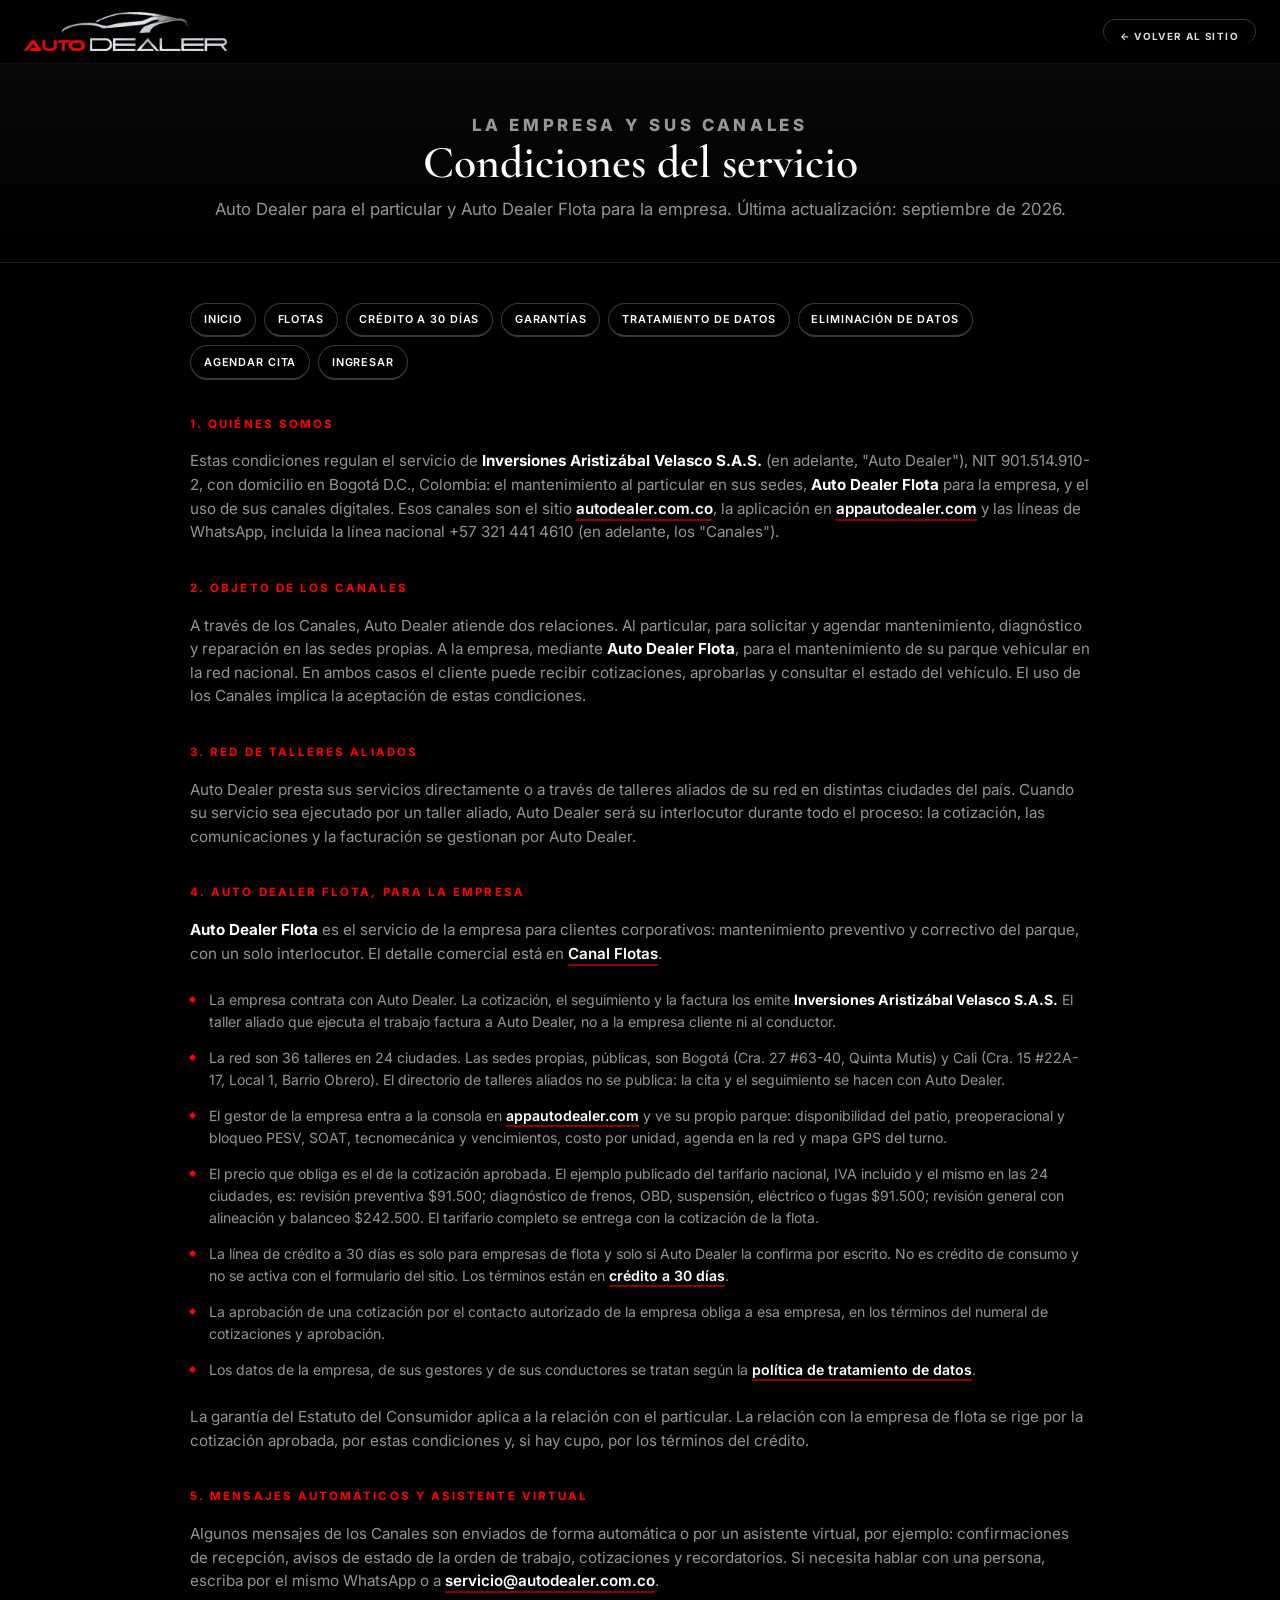
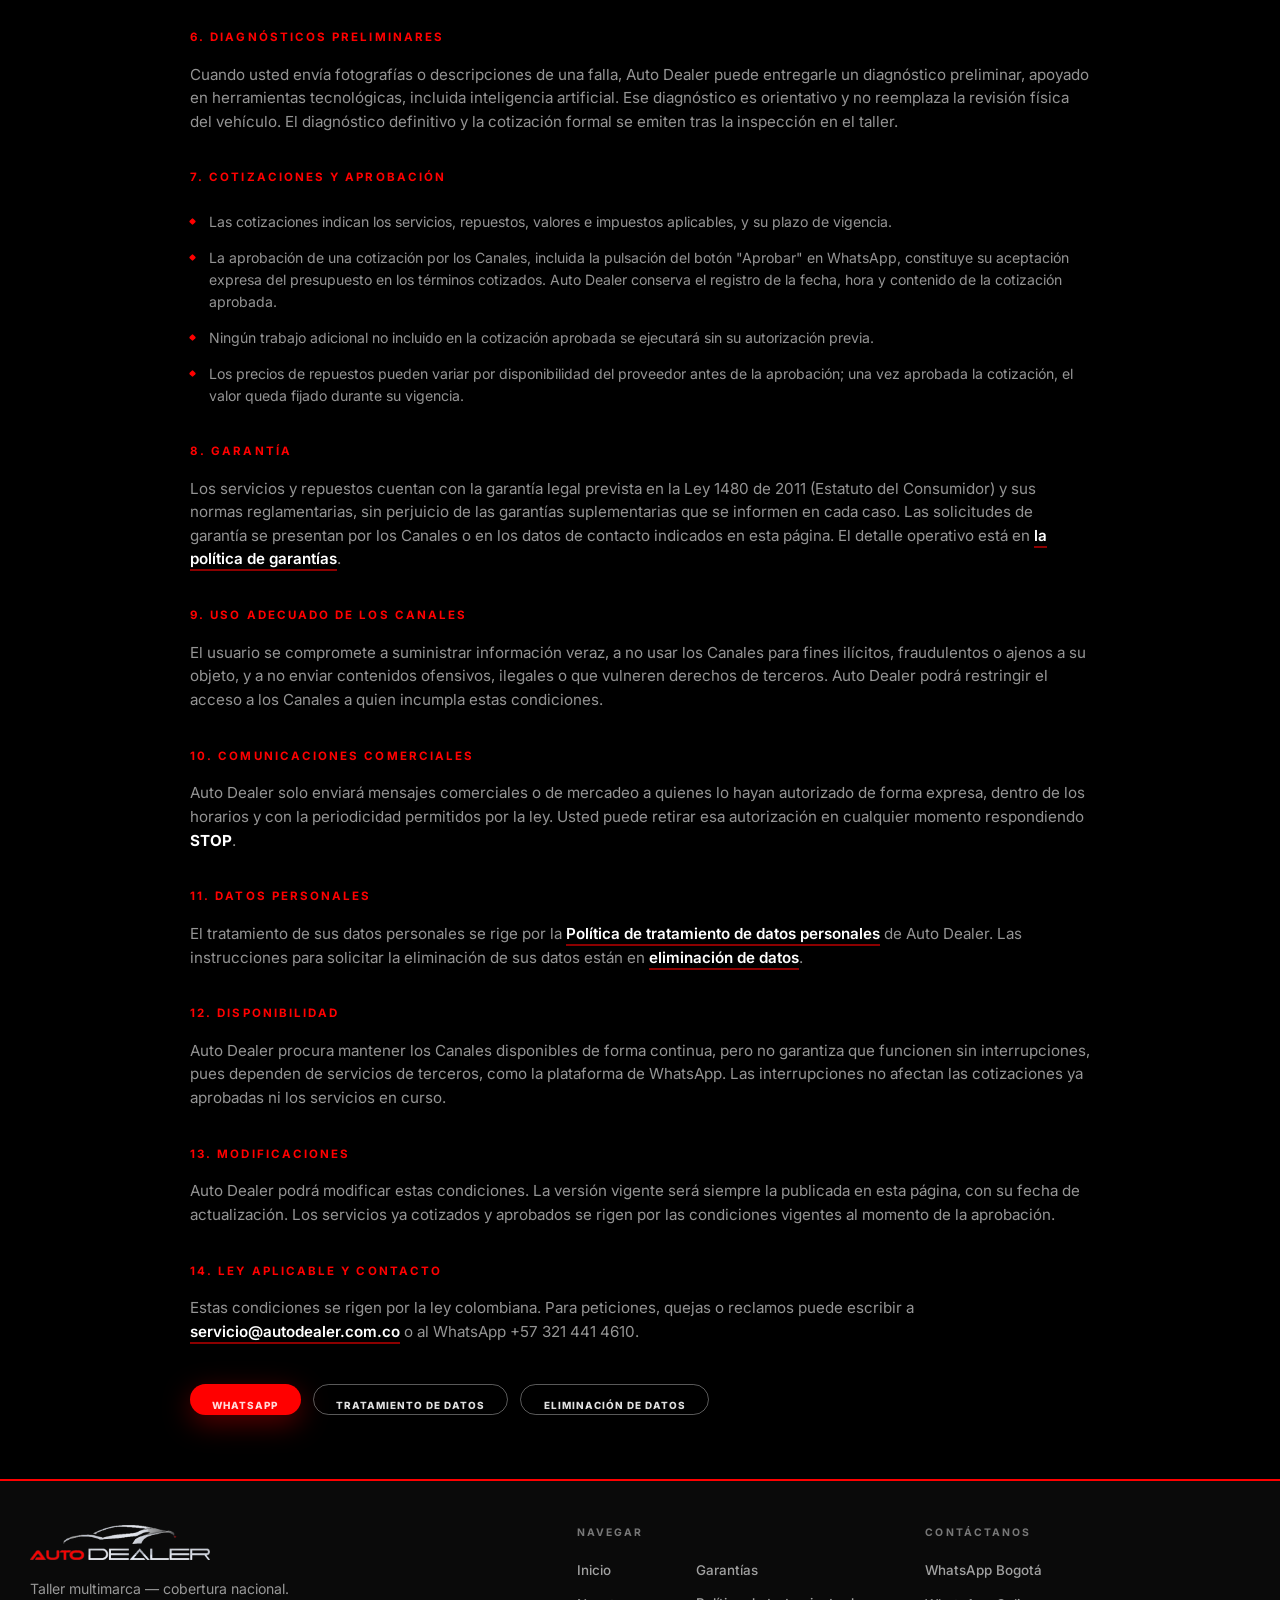
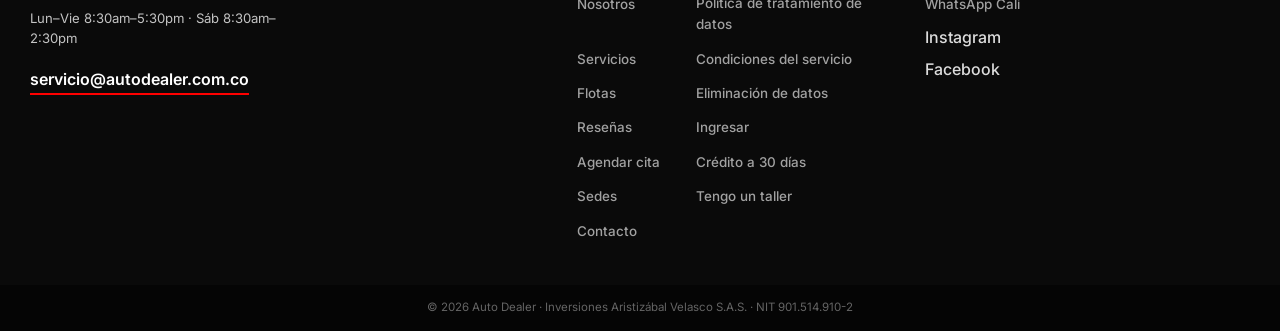
<file: condiciones/index.html>
<!DOCTYPE html>
<html lang="es-CO">
<head>
<script async src="https://www.googletagmanager.com/gtag/js?id=AW-10783749991"></script>
<script>
  window.dataLayer = window.dataLayer || [];
  function gtag(){dataLayer.push(arguments);}
  gtag('js', new Date());
  gtag('config', 'AW-10783749991');
</script>
  <meta charset="UTF-8" />
  <meta name="viewport" content="width=device-width, initial-scale=1.0" />
  <meta name="description" content="Condiciones del servicio de Auto Dealer: canales digitales y Auto Dealer Flota para empresas." />
  <title>Condiciones del servicio | Auto Dealer</title>
  <link rel="canonical" href="https://autodealer.com.co/condiciones/" />
  <link rel="icon" type="image/png" href="../favicon.png" sizes="32x32" />
  <link rel="apple-touch-icon" href="../apple-touch-icon.png" />
  <link rel="stylesheet" href="../logo-shine.css" />
  <link rel="preconnect" href="https://fonts.googleapis.com" />
  <link rel="preconnect" href="https://fonts.gstatic.com" crossorigin />
  <link href="https://fonts.googleapis.com/css2?family=Cormorant+Garamond:ital,wght@0,500;0,600;0,700&family=Inter:wght@400;500;600;700;800&display=swap" rel="stylesheet" />
  <link rel="stylesheet" href="../legal-page.css" />
  <link rel="stylesheet" href="../site-links.css?v=4" />
</head>
<body>
  <header class="nav">
    <div class="nav__inner">
      <a class="logo-link" href="../" aria-label="Auto Dealer inicio">
        <span class="logo-shine">
          <img src="../Bibliotecaimagenesautodealer/logo.png" alt="Auto Dealer" width="200" height="48" />
          <span class="logo-shine__sweep" aria-hidden="true"></span>
        </span>
      </a>
      <a class="nav__back" href="../">← Volver al sitio</a>
    </div>
  </header>

  <main>
    <div class="legal-hero">
      <div class="container">
        <p class="legal-hero__tag">La empresa y sus canales</p>
        <h1>Condiciones del servicio</h1>
        <p>Auto Dealer para el particular y Auto Dealer Flota para la empresa. Última actualización: septiembre de 2026.</p>
      </div>
    </div>
    <div class="legal-body">
      <div class="legal-inner">
        <nav class="legal-related" aria-label="También en Auto Dealer">
          <a href="../">Inicio</a>
          <a href="../CanalFlotas/">Flotas</a>
          <a href="../credito-flotas/">Crédito a 30 días</a>
          <a href="../Garantias/">Garantías</a>
          <a href="../TratamientoDatos/">Tratamiento de datos</a>
          <a href="../eliminacion-de-datos/">Eliminación de datos</a>
          <a href="https://appautodealer.com/agendar">Agendar cita</a>
          <a href="https://appautodealer.com">Ingresar</a>
        </nav>

        <section class="legal-section"><h2>1. Quiénes somos</h2>
          <p>Estas condiciones regulan el servicio de <strong>Inversiones Aristizábal Velasco S.A.S.</strong> (en adelante, "Auto Dealer"), NIT 901.514.910-2, con domicilio en Bogotá D.C., Colombia: el mantenimiento al particular en sus sedes, <strong>Auto Dealer Flota</strong> para la empresa, y el uso de sus canales digitales. Esos canales son el sitio <a href="https://autodealer.com.co/">autodealer.com.co</a>, la aplicación en <a href="https://appautodealer.com">appautodealer.com</a> y las líneas de WhatsApp, incluida la línea nacional +57 321 441 4610 (en adelante, los "Canales").</p>
        </section>
        <section class="legal-section"><h2>2. Objeto de los Canales</h2>
          <p>A través de los Canales, Auto Dealer atiende dos relaciones. Al particular, para solicitar y agendar mantenimiento, diagnóstico y reparación en las sedes propias. A la empresa, mediante <strong>Auto Dealer Flota</strong>, para el mantenimiento de su parque vehicular en la red nacional. En ambos casos el cliente puede recibir cotizaciones, aprobarlas y consultar el estado del vehículo. El uso de los Canales implica la aceptación de estas condiciones.</p>
        </section>
        <section class="legal-section"><h2>3. Red de talleres aliados</h2>
          <p>Auto Dealer presta sus servicios directamente o a través de talleres aliados de su red en distintas ciudades del país. Cuando su servicio sea ejecutado por un taller aliado, Auto Dealer será su interlocutor durante todo el proceso: la cotización, las comunicaciones y la facturación se gestionan por Auto Dealer.</p>
        </section>
        <section class="legal-section"><h2>4. Auto Dealer Flota, para la empresa</h2>
          <p><strong>Auto Dealer Flota</strong> es el servicio de la empresa para clientes corporativos: mantenimiento preventivo y correctivo del parque, con un solo interlocutor. El detalle comercial está en <a href="../CanalFlotas/">Canal Flotas</a>.</p>
          <ul class="legal-bullets">
            <li>La empresa contrata con Auto Dealer. La cotización, el seguimiento y la factura los emite <strong>Inversiones Aristizábal Velasco S.A.S.</strong> El taller aliado que ejecuta el trabajo factura a Auto Dealer, no a la empresa cliente ni al conductor.</li>
            <li>La red son 36 talleres en 24 ciudades. Las sedes propias, públicas, son Bogotá (Cra. 27 #63-40, Quinta Mutis) y Cali (Cra. 15 #22A-17, Local 1, Barrio Obrero). El directorio de talleres aliados no se publica: la cita y el seguimiento se hacen con Auto Dealer.</li>
            <li>El gestor de la empresa entra a la consola en <a href="https://appautodealer.com">appautodealer.com</a> y ve su propio parque: disponibilidad del patio, preoperacional y bloqueo PESV, SOAT, tecnomecánica y vencimientos, costo por unidad, agenda en la red y mapa GPS del turno.</li>
            <li>El precio que obliga es el de la cotización aprobada. El ejemplo publicado del tarifario nacional, IVA incluido y el mismo en las 24 ciudades, es: revisión preventiva $91.500; diagnóstico de frenos, OBD, suspensión, eléctrico o fugas $91.500; revisión general con alineación y balanceo $242.500. El tarifario completo se entrega con la cotización de la flota.</li>
            <li>La línea de crédito a 30 días es solo para empresas de flota y solo si Auto Dealer la confirma por escrito. No es crédito de consumo y no se activa con el formulario del sitio. Los términos están en <a href="../credito-flotas/">crédito a 30 días</a>.</li>
            <li>La aprobación de una cotización por el contacto autorizado de la empresa obliga a esa empresa, en los términos del numeral de cotizaciones y aprobación.</li>
            <li>Los datos de la empresa, de sus gestores y de sus conductores se tratan según la <a href="../TratamientoDatos/">política de tratamiento de datos</a>.</li>
          </ul>
          <p>La garantía del Estatuto del Consumidor aplica a la relación con el particular. La relación con la empresa de flota se rige por la cotización aprobada, por estas condiciones y, si hay cupo, por los términos del crédito.</p>
        </section>
        <section class="legal-section"><h2>5. Mensajes automáticos y asistente virtual</h2>
          <p>Algunos mensajes de los Canales son enviados de forma automática o por un asistente virtual, por ejemplo: confirmaciones de recepción, avisos de estado de la orden de trabajo, cotizaciones y recordatorios. Si necesita hablar con una persona, escriba por el mismo WhatsApp o a <a href="mailto:servicio@autodealer.com.co">servicio@autodealer.com.co</a>.</p>
        </section>
        <section class="legal-section"><h2>6. Diagnósticos preliminares</h2>
          <p>Cuando usted envía fotografías o descripciones de una falla, Auto Dealer puede entregarle un diagnóstico preliminar, apoyado en herramientas tecnológicas, incluida inteligencia artificial. Ese diagnóstico es orientativo y no reemplaza la revisión física del vehículo. El diagnóstico definitivo y la cotización formal se emiten tras la inspección en el taller.</p>
        </section>
        <section class="legal-section"><h2>7. Cotizaciones y aprobación</h2>
          <ul class="legal-bullets">
            <li>Las cotizaciones indican los servicios, repuestos, valores e impuestos aplicables, y su plazo de vigencia.</li>
            <li>La aprobación de una cotización por los Canales, incluida la pulsación del botón "Aprobar" en WhatsApp, constituye su aceptación expresa del presupuesto en los términos cotizados. Auto Dealer conserva el registro de la fecha, hora y contenido de la cotización aprobada.</li>
            <li>Ningún trabajo adicional no incluido en la cotización aprobada se ejecutará sin su autorización previa.</li>
            <li>Los precios de repuestos pueden variar por disponibilidad del proveedor antes de la aprobación; una vez aprobada la cotización, el valor queda fijado durante su vigencia.</li>
          </ul>
        </section>
        <section class="legal-section"><h2>8. Garantía</h2>
          <p>Los servicios y repuestos cuentan con la garantía legal prevista en la Ley 1480 de 2011 (Estatuto del Consumidor) y sus normas reglamentarias, sin perjuicio de las garantías suplementarias que se informen en cada caso. Las solicitudes de garantía se presentan por los Canales o en los datos de contacto indicados en esta página. El detalle operativo está en <a href="../Garantias/">la política de garantías</a>.</p>
        </section>
        <section class="legal-section"><h2>9. Uso adecuado de los Canales</h2>
          <p>El usuario se compromete a suministrar información veraz, a no usar los Canales para fines ilícitos, fraudulentos o ajenos a su objeto, y a no enviar contenidos ofensivos, ilegales o que vulneren derechos de terceros. Auto Dealer podrá restringir el acceso a los Canales a quien incumpla estas condiciones.</p>
        </section>
        <section class="legal-section"><h2>10. Comunicaciones comerciales</h2>
          <p>Auto Dealer solo enviará mensajes comerciales o de mercadeo a quienes lo hayan autorizado de forma expresa, dentro de los horarios y con la periodicidad permitidos por la ley. Usted puede retirar esa autorización en cualquier momento respondiendo <strong>STOP</strong>.</p>
        </section>
        <section class="legal-section"><h2>11. Datos personales</h2>
          <p>El tratamiento de sus datos personales se rige por la <a href="../TratamientoDatos/">Política de tratamiento de datos personales</a> de Auto Dealer. Las instrucciones para solicitar la eliminación de sus datos están en <a href="../eliminacion-de-datos/">eliminación de datos</a>.</p>
        </section>
        <section class="legal-section"><h2>12. Disponibilidad</h2>
          <p>Auto Dealer procura mantener los Canales disponibles de forma continua, pero no garantiza que funcionen sin interrupciones, pues dependen de servicios de terceros, como la plataforma de WhatsApp. Las interrupciones no afectan las cotizaciones ya aprobadas ni los servicios en curso.</p>
        </section>
        <section class="legal-section"><h2>13. Modificaciones</h2>
          <p>Auto Dealer podrá modificar estas condiciones. La versión vigente será siempre la publicada en esta página, con su fecha de actualización. Los servicios ya cotizados y aprobados se rigen por las condiciones vigentes al momento de la aprobación.</p>
        </section>
        <section class="legal-section"><h2>14. Ley aplicable y contacto</h2>
          <p>Estas condiciones se rigen por la ley colombiana. Para peticiones, quejas o reclamos puede escribir a <a href="mailto:servicio@autodealer.com.co">servicio@autodealer.com.co</a> o al WhatsApp +57 321 441 4610.</p>
        </section>

        <div class="legal-cta">
          <a href="https://api.whatsapp.com/send?phone=573214414610">WhatsApp</a>
          <a class="secondary" href="../TratamientoDatos/">Tratamiento de datos</a>
          <a class="secondary" href="../eliminacion-de-datos/">Eliminación de datos</a>
        </div>
      </div>
    </div>
  </main>

  <footer class="footer" id="contacto">
    <div class="container footer__main">
      <div class="footer__grid">
        <div class="footer__brand">
          <span class="logo-shine">
            <img class="footer__brand-logo" src="../Bibliotecaimagenesautodealer/logo.png" alt="Auto Dealer" width="220" height="57" loading="lazy" />
            <span class="logo-shine__sweep" aria-hidden="true"></span>
          </span>
          <p class="footer__brand-tagline">Taller multimarca — cobertura nacional.</p>
          <p class="footer__hours">Lun–Vie 8:30am–5:30pm · Sáb 8:30am–2:30pm</p>
          <a class="mail" href="mailto:servicio@autodealer.com.co">servicio@autodealer.com.co</a>
        </div>
        <div class="footer__nav">
          <div class="footer__nav-cols">
            <div class="footer__nav-col footer__nav-col--navegar">
              <h4>Navegar</h4>
              <ul class="footer__nav-list footer__nav-list--two-rows">
                <li><a href="../#inicio">Inicio</a></li>
                <li><a href="../#sobre">Nosotros</a></li>
                <li><a href="../#servicios">Servicios</a></li>
                <li><a href="../CanalFlotas/">Flotas</a></li>
                <li><a href="../#resenas">Reseñas</a></li>
                <li><a href="https://appautodealer.com/agendar">Agendar cita</a></li>
                <li><a href="../#sedes">Sedes</a></li>
                <li><a href="../#contacto">Contacto</a></li>
                <li><a href="../Garantias/">Garantías</a></li>
                <li><a href="../TratamientoDatos/">Política de tratamiento de datos</a></li>
                <li><a href="../condiciones/">Condiciones del servicio</a></li>
                <li><a href="../eliminacion-de-datos/">Eliminación de datos</a></li>
                <li><a href="https://appautodealer.com">Ingresar</a></li>
                <li><a href="../credito-flotas/">Crédito a 30 días</a></li>
                <li><a href="../ser-taller/">Tengo un taller</a></li>
              </ul>
            </div>
            <div class="footer__nav-col">
              <h4>Contáctanos</h4>
              <ul>
                <li><a href="https://api.whatsapp.com/send?phone=573214414610">WhatsApp Bogotá</a></li>
                <li><a href="https://api.whatsapp.com/send?phone=573214414610">WhatsApp Cali</a></li>
                <li><a class="footer__social" href="https://www.instagram.com/autodealer_col/" rel="noopener noreferrer" target="_blank">Instagram</a></li>
                <li><a class="footer__social" href="https://www.facebook.com/Autodealercol/" rel="noopener noreferrer" target="_blank">Facebook</a></li>
              </ul>
            </div>
          </div>
        </div>
      </div>
    </div>
    <div class="footer__strip">
      <p>© <span id="yr"></span> Auto Dealer · Inversiones Aristizábal Velasco S.A.S. · NIT 901.514.910-2</p>
    </div>
  </footer>
  <script>document.getElementById("yr").textContent = new Date().getFullYear();</script>
</body>
</html>
</file>
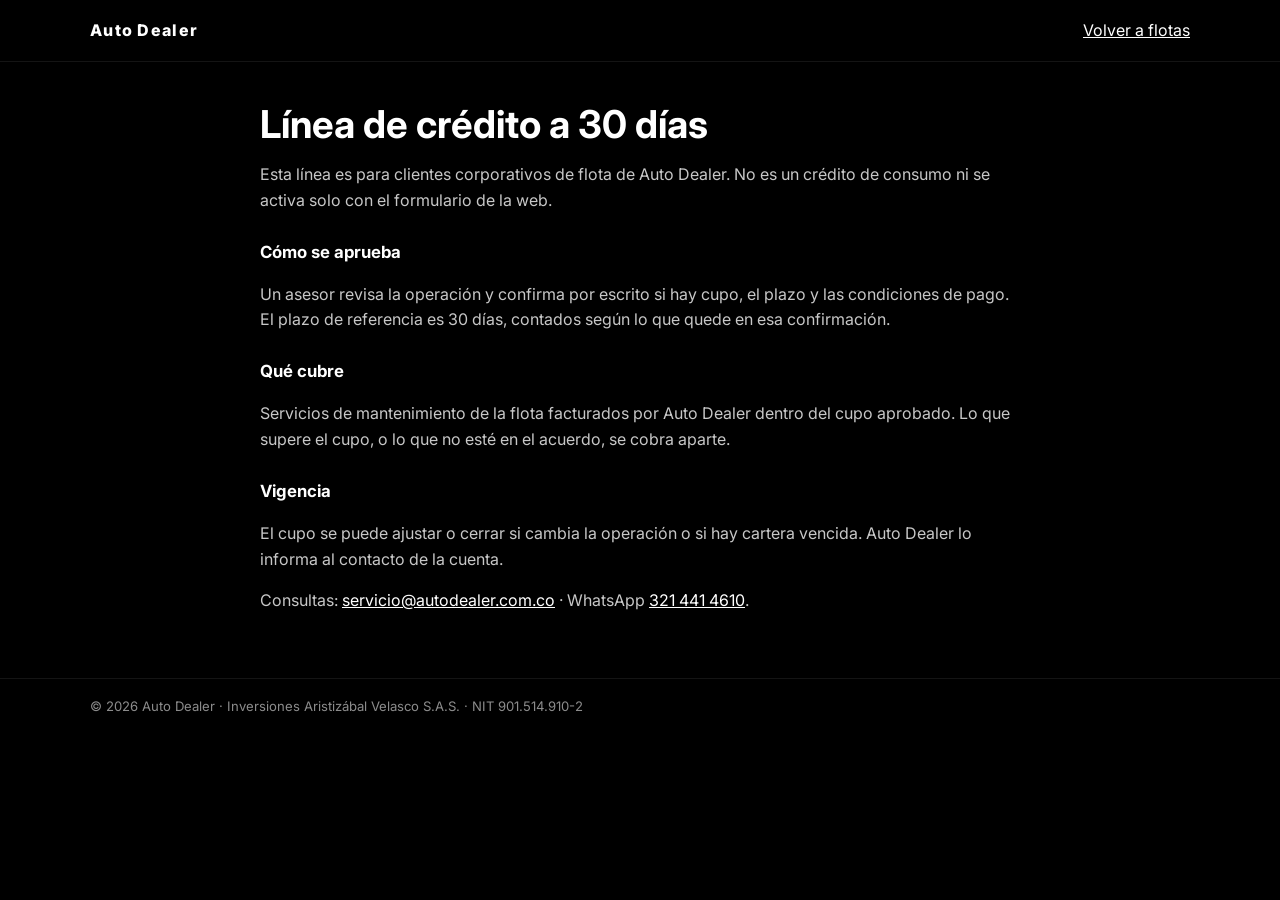
<file: credito-flotas/index.html>
<!DOCTYPE html>
<html lang="es-CO">
<head>
  <meta charset="UTF-8" />
  <meta name="viewport" content="width=device-width, initial-scale=1.0" />
  <meta name="description" content="Términos de la línea de crédito a 30 días para flotas corporativas de Auto Dealer." />
  <meta name="robots" content="noindex, follow" />
  <title>Crédito a 30 días para flotas | Auto Dealer</title>
  <link rel="canonical" href="https://autodealer.com.co/credito-flotas/" />
  <link rel="icon" type="image/png" href="../favicon.png" sizes="32x32" />
  <link rel="preconnect" href="https://fonts.googleapis.com" />
  <link rel="preconnect" href="https://fonts.gstatic.com" crossorigin />
  <link href="https://fonts.googleapis.com/css2?family=Inter:wght@400;600;700&display=swap" rel="stylesheet" />
  <style>
    body { margin:0; font-family:Inter,system-ui,sans-serif; background:#000; color:#fff; line-height:1.6; }
    a { color:#fff; }
    header, footer { padding:1.1rem 1.25rem; border-bottom:1px solid rgba(255,255,255,.08); }
    footer { border-bottom:0; border-top:1px solid rgba(255,255,255,.08); color:rgba(255,255,255,.55); font-size:.82rem; }
    .wrap { width:min(760px,100% - 2rem); margin:0 auto; padding:2.5rem 0 3rem; }
    h1 { font-size:clamp(1.8rem,4vw,2.4rem); line-height:1.15; margin:0 0 1rem; }
    h2 { font-size:1.05rem; margin:1.6rem 0 .4rem; }
    p, li { color:rgba(255,255,255,.78); }
    .nav { display:flex; justify-content:space-between; align-items:center; gap:1rem; width:min(1100px,100% - 2rem); margin:0 auto; }
    .brand { font-weight:800; letter-spacing:.08em; text-decoration:none; }
  </style>
</head>
<body>
  <header>
    <div class="nav">
      <a class="brand" href="../">Auto Dealer</a>
      <a href="../CanalFlotas/">Volver a flotas</a>
    </div>
  </header>
  <main class="wrap">
    <h1>Línea de crédito a 30 días</h1>
    <p>Esta línea es para clientes corporativos de flota de Auto Dealer. No es un crédito de consumo ni se activa solo con el formulario de la web.</p>
    <h2>Cómo se aprueba</h2>
    <p>Un asesor revisa la operación y confirma por escrito si hay cupo, el plazo y las condiciones de pago. El plazo de referencia es 30 días, contados según lo que quede en esa confirmación.</p>
    <h2>Qué cubre</h2>
    <p>Servicios de mantenimiento de la flota facturados por Auto Dealer dentro del cupo aprobado. Lo que supere el cupo, o lo que no esté en el acuerdo, se cobra aparte.</p>
    <h2>Vigencia</h2>
    <p>El cupo se puede ajustar o cerrar si cambia la operación o si hay cartera vencida. Auto Dealer lo informa al contacto de la cuenta.</p>
    <p>Consultas: <a href="mailto:servicio@autodealer.com.co">servicio@autodealer.com.co</a> · WhatsApp <a href="https://api.whatsapp.com/send?phone=573214414610">321 441 4610</a>.</p>
  </main>
  <footer>
    <div class="nav">
      <span>© 2026 Auto Dealer · Inversiones Aristizábal Velasco S.A.S. · NIT 901.514.910-2</span>
    </div>
  </footer>
</body>
</html>
</file>
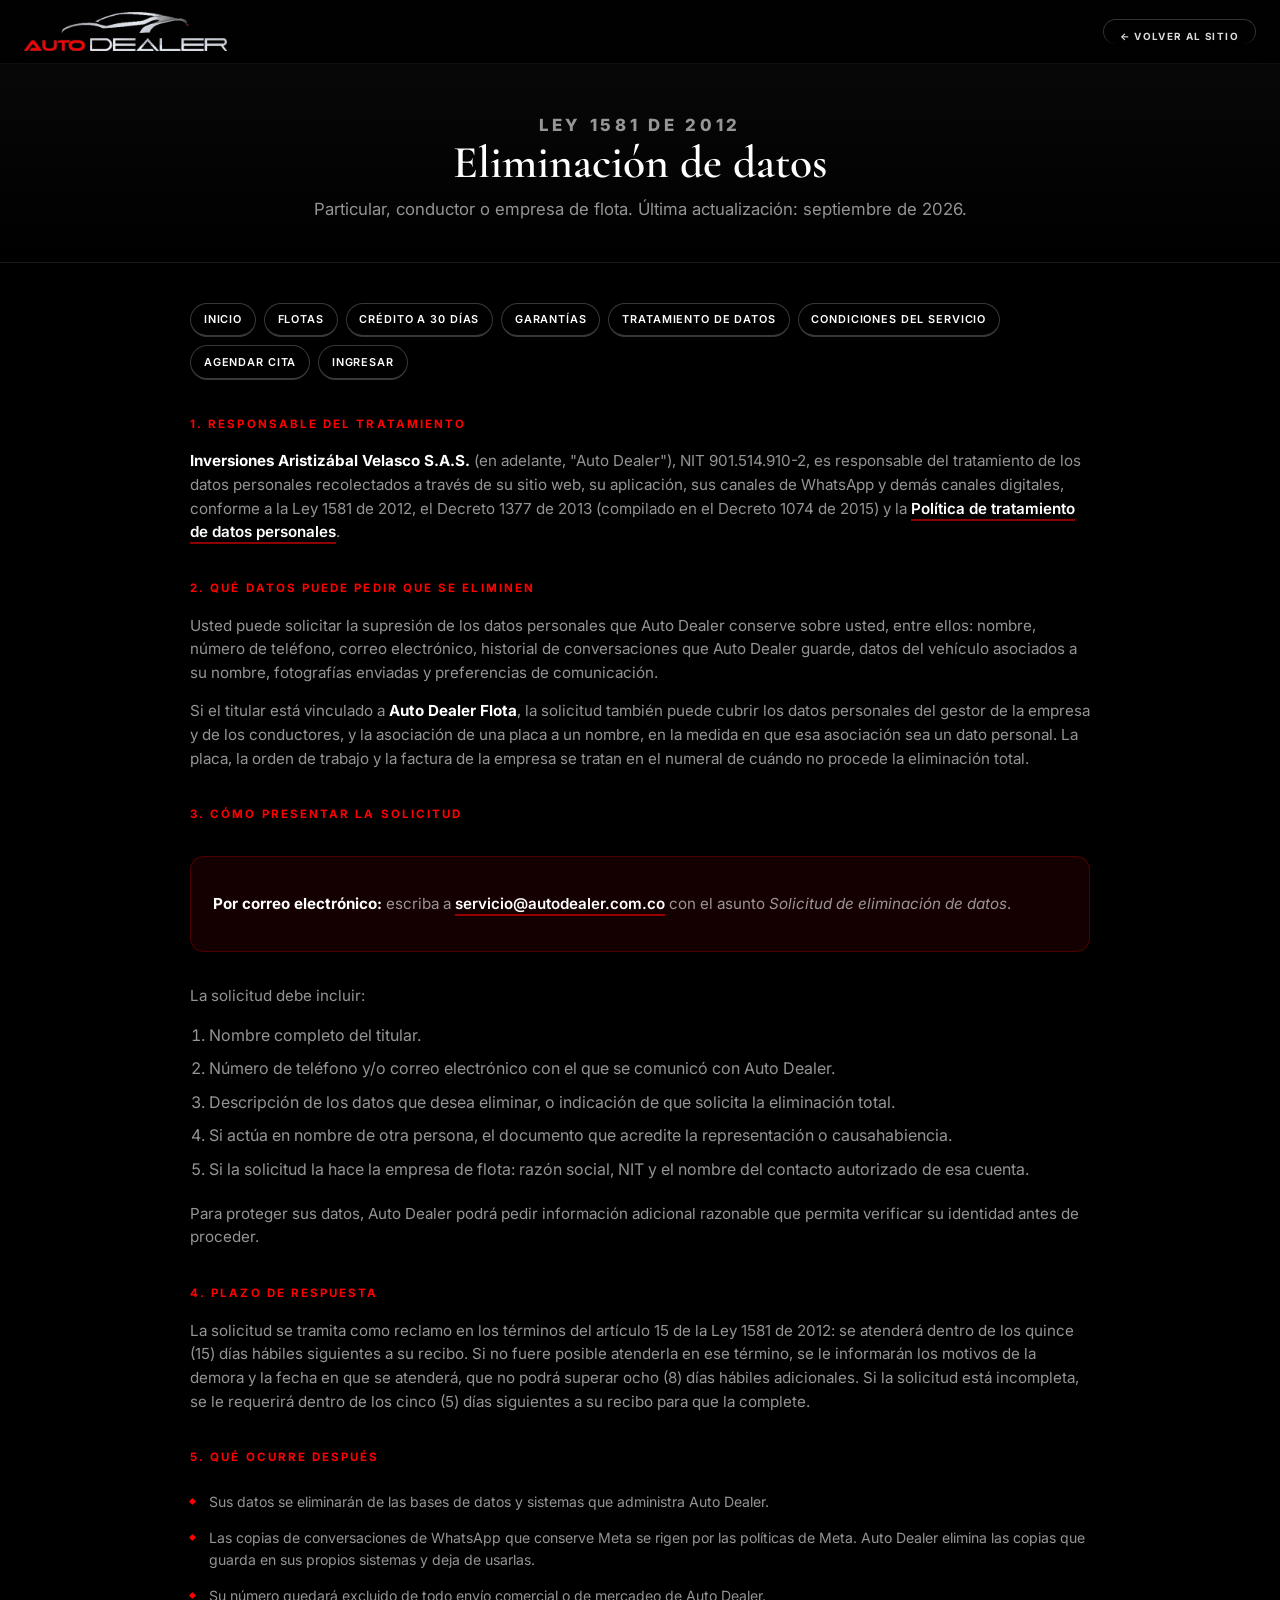
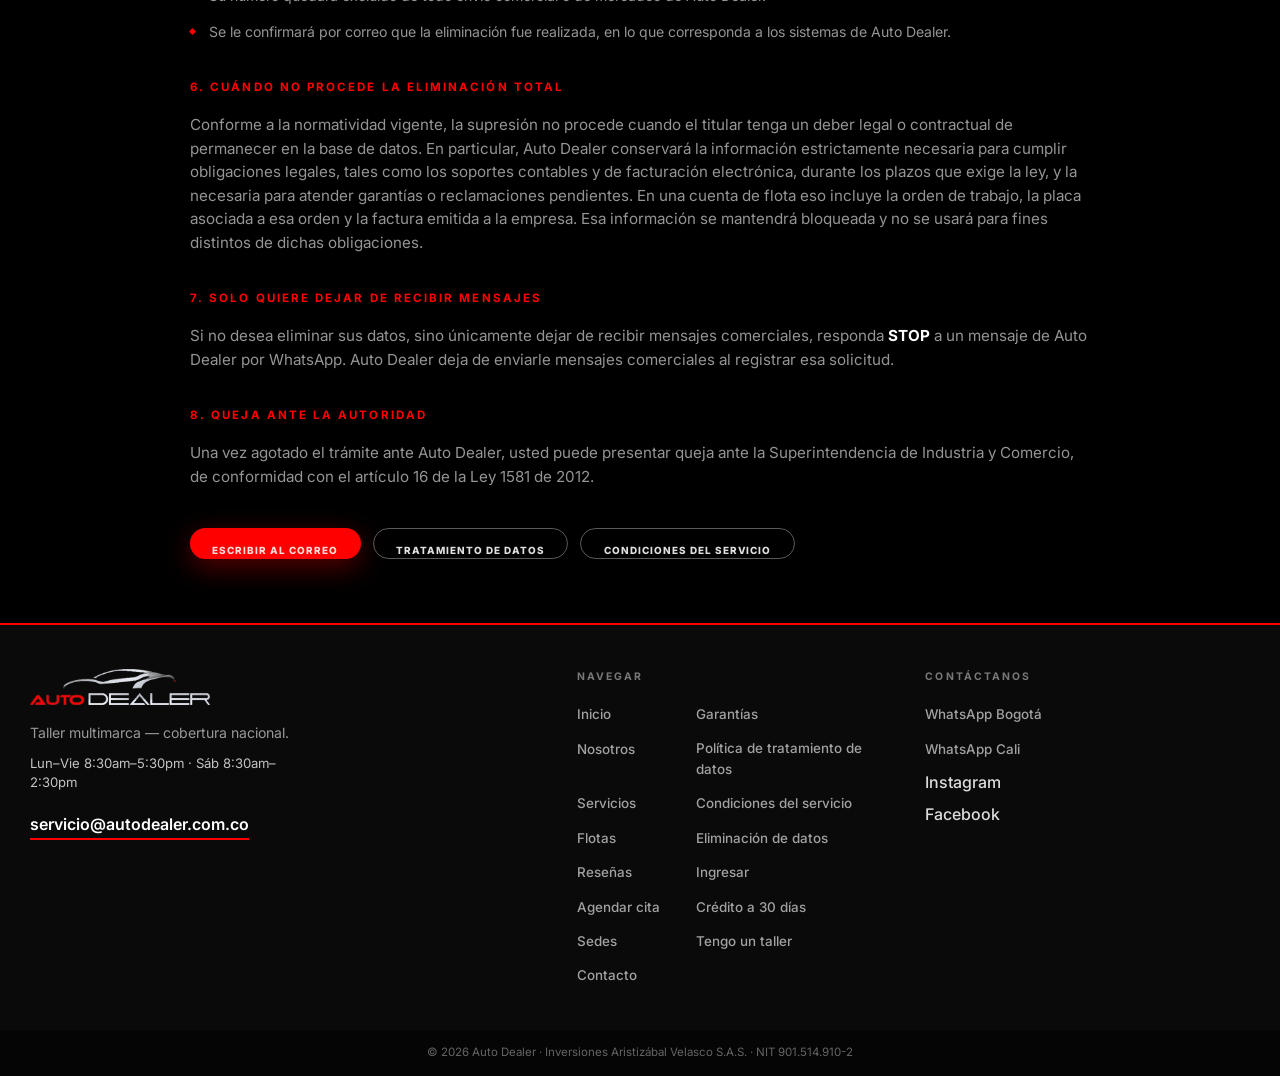
<file: eliminacion-de-datos/index.html>
<!DOCTYPE html>
<html lang="es-CO">
<head>
<script async src="https://www.googletagmanager.com/gtag/js?id=AW-10783749991"></script>
<script>
  window.dataLayer = window.dataLayer || [];
  function gtag(){dataLayer.push(arguments);}
  gtag('js', new Date());
  gtag('config', 'AW-10783749991');
</script>
  <meta charset="UTF-8" />
  <meta name="viewport" content="width=device-width, initial-scale=1.0" />
  <meta name="description" content="Cómo solicitar a Auto Dealer la eliminación de datos personales, del particular o de la empresa de flota. Ley 1581 de 2012." />
  <title>Eliminación de datos personales | Auto Dealer</title>
  <link rel="canonical" href="https://autodealer.com.co/eliminacion-de-datos/" />
  <link rel="icon" type="image/png" href="../favicon.png" sizes="32x32" />
  <link rel="apple-touch-icon" href="../apple-touch-icon.png" />
  <link rel="stylesheet" href="../logo-shine.css" />
  <link rel="preconnect" href="https://fonts.googleapis.com" />
  <link rel="preconnect" href="https://fonts.gstatic.com" crossorigin />
  <link href="https://fonts.googleapis.com/css2?family=Cormorant+Garamond:ital,wght@0,500;0,600;0,700&family=Inter:wght@400;500;600;700;800&display=swap" rel="stylesheet" />
  <link rel="stylesheet" href="../legal-page.css" />
  <link rel="stylesheet" href="../site-links.css?v=4" />
</head>
<body>
  <header class="nav">
    <div class="nav__inner">
      <a class="logo-link" href="../" aria-label="Auto Dealer inicio">
        <span class="logo-shine">
          <img src="../Bibliotecaimagenesautodealer/logo.png" alt="Auto Dealer" width="200" height="48" />
          <span class="logo-shine__sweep" aria-hidden="true"></span>
        </span>
      </a>
      <a class="nav__back" href="../">← Volver al sitio</a>
    </div>
  </header>

  <main>
    <div class="legal-hero">
      <div class="container">
        <p class="legal-hero__tag">Ley 1581 de 2012</p>
        <h1>Eliminación de datos</h1>
        <p>Particular, conductor o empresa de flota. Última actualización: septiembre de 2026.</p>
      </div>
    </div>
    <div class="legal-body">
      <div class="legal-inner">
        <nav class="legal-related" aria-label="También en Auto Dealer">
          <a href="../">Inicio</a>
          <a href="../CanalFlotas/">Flotas</a>
          <a href="../credito-flotas/">Crédito a 30 días</a>
          <a href="../Garantias/">Garantías</a>
          <a href="../TratamientoDatos/">Tratamiento de datos</a>
          <a href="../condiciones/">Condiciones del servicio</a>
          <a href="https://appautodealer.com/agendar">Agendar cita</a>
          <a href="https://appautodealer.com">Ingresar</a>
        </nav>

        <section class="legal-section"><h2>1. Responsable del tratamiento</h2>
          <p><strong>Inversiones Aristizábal Velasco S.A.S.</strong> (en adelante, "Auto Dealer"), NIT 901.514.910-2, es responsable del tratamiento de los datos personales recolectados a través de su sitio web, su aplicación, sus canales de WhatsApp y demás canales digitales, conforme a la Ley 1581 de 2012, el Decreto 1377 de 2013 (compilado en el Decreto 1074 de 2015) y la <a href="../TratamientoDatos/">Política de tratamiento de datos personales</a>.</p>
        </section>
        <section class="legal-section"><h2>2. Qué datos puede pedir que se eliminen</h2>
          <p>Usted puede solicitar la supresión de los datos personales que Auto Dealer conserve sobre usted, entre ellos: nombre, número de teléfono, correo electrónico, historial de conversaciones que Auto Dealer guarde, datos del vehículo asociados a su nombre, fotografías enviadas y preferencias de comunicación.</p>
          <p>Si el titular está vinculado a <strong>Auto Dealer Flota</strong>, la solicitud también puede cubrir los datos personales del gestor de la empresa y de los conductores, y la asociación de una placa a un nombre, en la medida en que esa asociación sea un dato personal. La placa, la orden de trabajo y la factura de la empresa se tratan en el numeral de cuándo no procede la eliminación total.</p>
        </section>
        <section class="legal-section"><h2>3. Cómo presentar la solicitud</h2>
          <div class="legal-callout">
            <p><strong>Por correo electrónico:</strong> escriba a <a href="mailto:servicio@autodealer.com.co">servicio@autodealer.com.co</a> con el asunto <em>Solicitud de eliminación de datos</em>.</p>
          </div>
          <p>La solicitud debe incluir:</p>
          <ol>
            <li>Nombre completo del titular.</li>
            <li>Número de teléfono y/o correo electrónico con el que se comunicó con Auto Dealer.</li>
            <li>Descripción de los datos que desea eliminar, o indicación de que solicita la eliminación total.</li>
            <li>Si actúa en nombre de otra persona, el documento que acredite la representación o causahabiencia.</li>
            <li>Si la solicitud la hace la empresa de flota: razón social, NIT y el nombre del contacto autorizado de esa cuenta.</li>
          </ol>
          <p>Para proteger sus datos, Auto Dealer podrá pedir información adicional razonable que permita verificar su identidad antes de proceder.</p>
        </section>
        <section class="legal-section"><h2>4. Plazo de respuesta</h2>
          <p>La solicitud se tramita como reclamo en los términos del artículo 15 de la Ley 1581 de 2012: se atenderá dentro de los quince (15) días hábiles siguientes a su recibo. Si no fuere posible atenderla en ese término, se le informarán los motivos de la demora y la fecha en que se atenderá, que no podrá superar ocho (8) días hábiles adicionales. Si la solicitud está incompleta, se le requerirá dentro de los cinco (5) días siguientes a su recibo para que la complete.</p>
        </section>
        <section class="legal-section"><h2>5. Qué ocurre después</h2>
          <ul class="legal-bullets">
            <li>Sus datos se eliminarán de las bases de datos y sistemas que administra Auto Dealer.</li>
            <li>Las copias de conversaciones de WhatsApp que conserve Meta se rigen por las políticas de Meta. Auto Dealer elimina las copias que guarda en sus propios sistemas y deja de usarlas.</li>
            <li>Su número quedará excluido de todo envío comercial o de mercadeo de Auto Dealer.</li>
            <li>Se le confirmará por correo que la eliminación fue realizada, en lo que corresponda a los sistemas de Auto Dealer.</li>
          </ul>
        </section>
        <section class="legal-section"><h2>6. Cuándo no procede la eliminación total</h2>
          <p>Conforme a la normatividad vigente, la supresión no procede cuando el titular tenga un deber legal o contractual de permanecer en la base de datos. En particular, Auto Dealer conservará la información estrictamente necesaria para cumplir obligaciones legales, tales como los soportes contables y de facturación electrónica, durante los plazos que exige la ley, y la necesaria para atender garantías o reclamaciones pendientes. En una cuenta de flota eso incluye la orden de trabajo, la placa asociada a esa orden y la factura emitida a la empresa. Esa información se mantendrá bloqueada y no se usará para fines distintos de dichas obligaciones.</p>
        </section>
        <section class="legal-section"><h2>7. Solo quiere dejar de recibir mensajes</h2>
          <p>Si no desea eliminar sus datos, sino únicamente dejar de recibir mensajes comerciales, responda <strong>STOP</strong> a un mensaje de Auto Dealer por WhatsApp. Auto Dealer deja de enviarle mensajes comerciales al registrar esa solicitud.</p>
        </section>
        <section class="legal-section"><h2>8. Queja ante la autoridad</h2>
          <p>Una vez agotado el trámite ante Auto Dealer, usted puede presentar queja ante la Superintendencia de Industria y Comercio, de conformidad con el artículo 16 de la Ley 1581 de 2012.</p>
        </section>

        <div class="legal-cta">
          <a href="mailto:servicio@autodealer.com.co?subject=Solicitud%20de%20eliminaci%C3%B3n%20de%20datos">Escribir al correo</a>
          <a class="secondary" href="../TratamientoDatos/">Tratamiento de datos</a>
          <a class="secondary" href="../condiciones/">Condiciones del servicio</a>
        </div>
      </div>
    </div>
  </main>

  <footer class="footer" id="contacto">
    <div class="container footer__main">
      <div class="footer__grid">
        <div class="footer__brand">
          <span class="logo-shine">
            <img class="footer__brand-logo" src="../Bibliotecaimagenesautodealer/logo.png" alt="Auto Dealer" width="220" height="57" loading="lazy" />
            <span class="logo-shine__sweep" aria-hidden="true"></span>
          </span>
          <p class="footer__brand-tagline">Taller multimarca — cobertura nacional.</p>
          <p class="footer__hours">Lun–Vie 8:30am–5:30pm · Sáb 8:30am–2:30pm</p>
          <a class="mail" href="mailto:servicio@autodealer.com.co">servicio@autodealer.com.co</a>
        </div>
        <div class="footer__nav">
          <div class="footer__nav-cols">
            <div class="footer__nav-col footer__nav-col--navegar">
              <h4>Navegar</h4>
              <ul class="footer__nav-list footer__nav-list--two-rows">
                <li><a href="../#inicio">Inicio</a></li>
                <li><a href="../#sobre">Nosotros</a></li>
                <li><a href="../#servicios">Servicios</a></li>
                <li><a href="../CanalFlotas/">Flotas</a></li>
                <li><a href="../#resenas">Reseñas</a></li>
                <li><a href="https://appautodealer.com/agendar">Agendar cita</a></li>
                <li><a href="../#sedes">Sedes</a></li>
                <li><a href="../#contacto">Contacto</a></li>
                <li><a href="../Garantias/">Garantías</a></li>
                <li><a href="../TratamientoDatos/">Política de tratamiento de datos</a></li>
                <li><a href="../condiciones/">Condiciones del servicio</a></li>
                <li><a href="../eliminacion-de-datos/">Eliminación de datos</a></li>
                <li><a href="https://appautodealer.com">Ingresar</a></li>
                <li><a href="../credito-flotas/">Crédito a 30 días</a></li>
                <li><a href="../ser-taller/">Tengo un taller</a></li>
              </ul>
            </div>
            <div class="footer__nav-col">
              <h4>Contáctanos</h4>
              <ul>
                <li><a href="https://api.whatsapp.com/send?phone=573214414610">WhatsApp Bogotá</a></li>
                <li><a href="https://api.whatsapp.com/send?phone=573214414610">WhatsApp Cali</a></li>
                <li><a class="footer__social" href="https://www.instagram.com/autodealer_col/" rel="noopener noreferrer" target="_blank">Instagram</a></li>
                <li><a class="footer__social" href="https://www.facebook.com/Autodealercol/" rel="noopener noreferrer" target="_blank">Facebook</a></li>
              </ul>
            </div>
          </div>
        </div>
      </div>
    </div>
    <div class="footer__strip">
      <p>© <span id="yr"></span> Auto Dealer · Inversiones Aristizábal Velasco S.A.S. · NIT 901.514.910-2</p>
    </div>
  </footer>
  <script>document.getElementById("yr").textContent = new Date().getFullYear();</script>
</body>
</html>
</file>
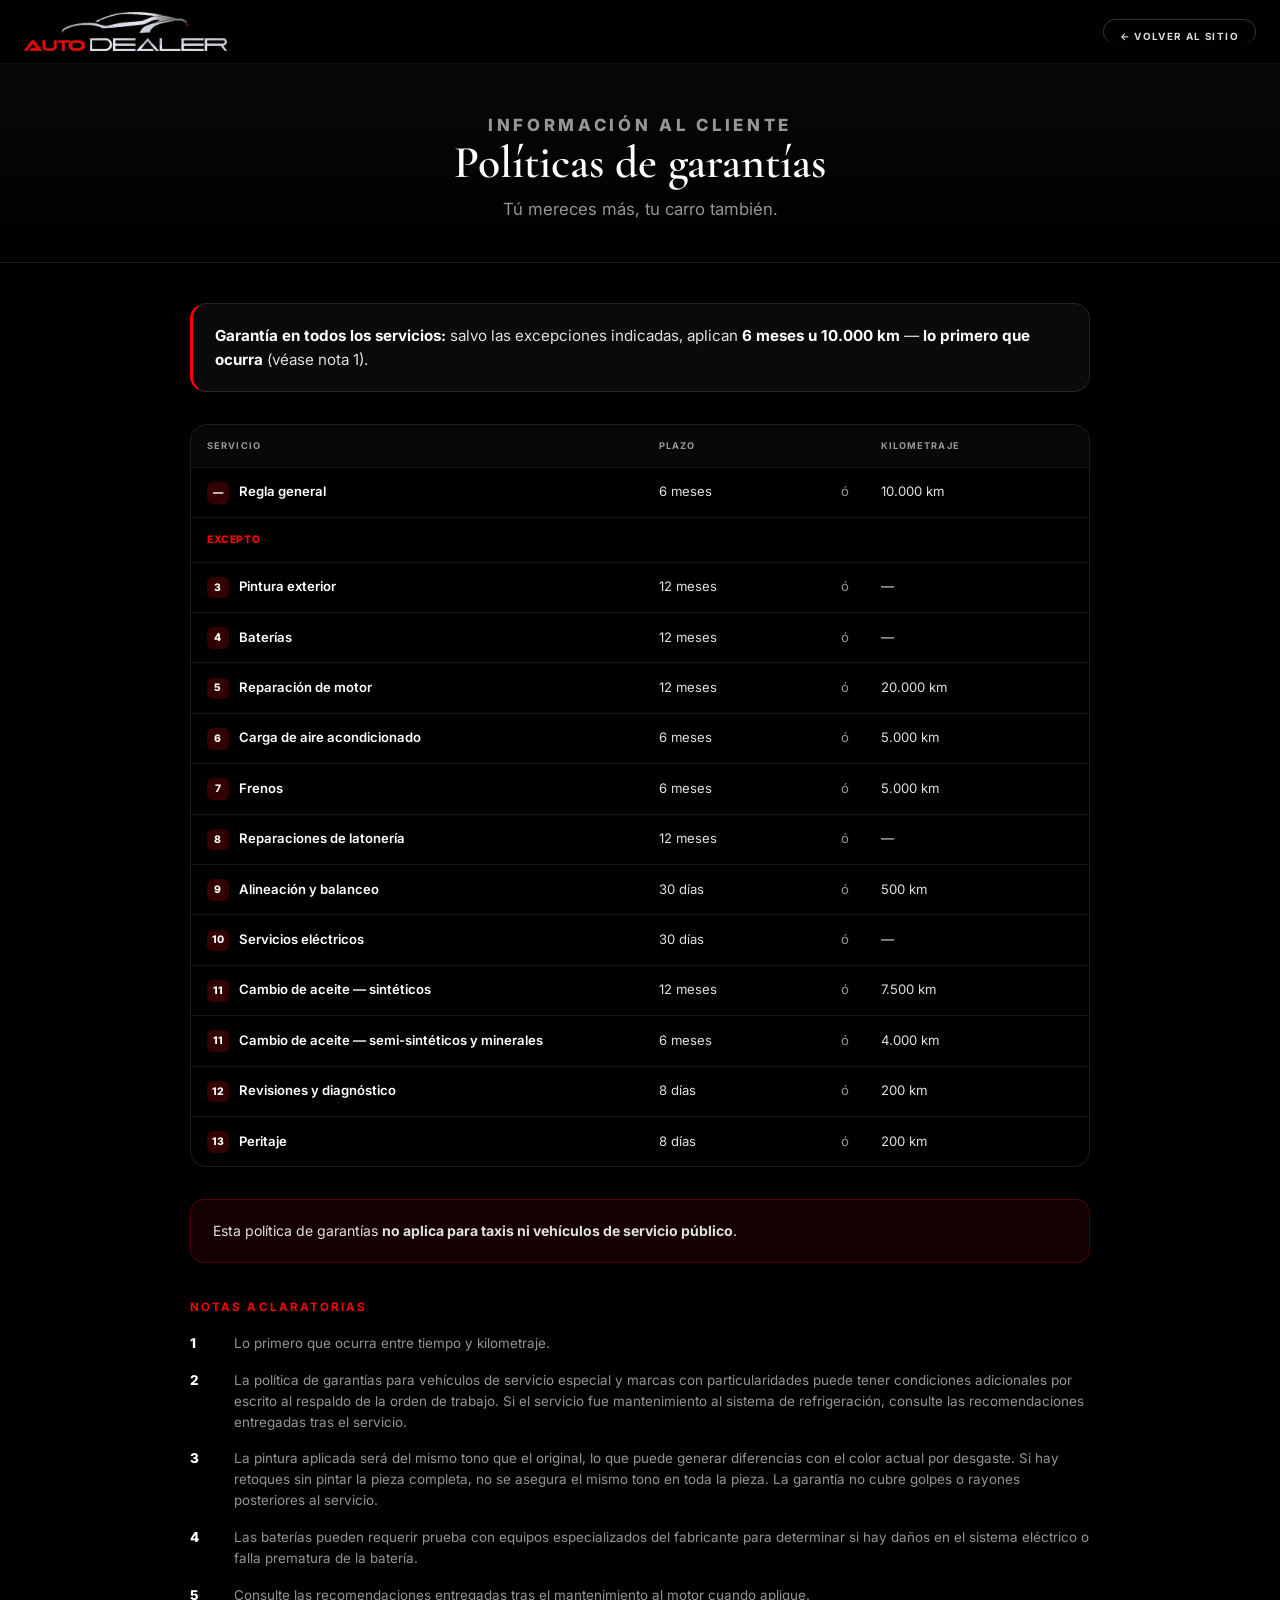
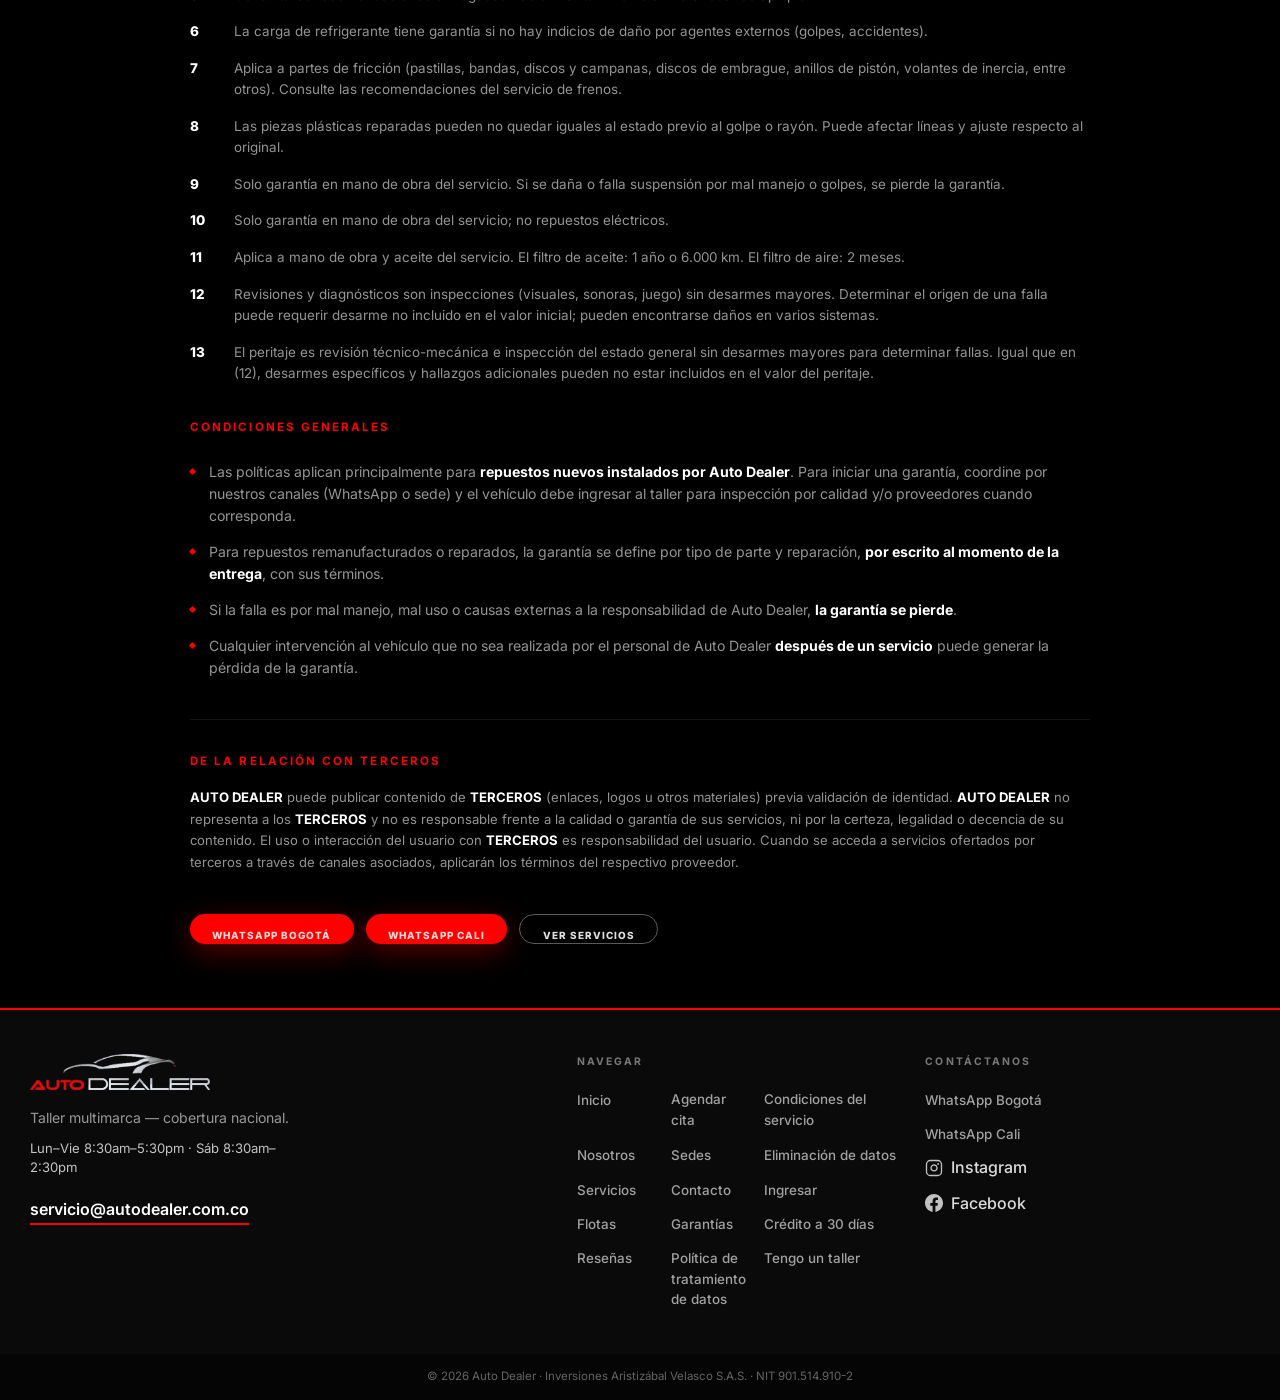
<file: Garantias/index.html>
<!DOCTYPE html>
<html lang="es-CO">
<head>
<!-- Google tag (gtag.js) -->
<script async src="https://www.googletagmanager.com/gtag/js?id=AW-10783749991"></script>
<script>
  window.dataLayer = window.dataLayer || [];
  function gtag(){dataLayer.push(arguments);}
  gtag('js', new Date());
  gtag('config', 'AW-10783749991');
</script>
  <meta charset="UTF-8" />
  <meta name="viewport" content="width=device-width, initial-scale=1.0" />
  <meta name="description" content="Políticas de garantías — Auto Dealer. Taller multimarca en Bogotá y Cali, red nacional para flotas." />
  <meta name="robots" content="noindex, follow" />
  <title>Políticas de garantías | Auto Dealer</title>
  <link rel="canonical" href="https://autodealer.com.co/Garantias/" />
  <link rel="icon" type="image/png" href="../favicon-16.png" sizes="16x16" />
  <link rel="icon" type="image/png" href="../favicon.png" sizes="32x32" />
  <link rel="icon" type="image/png" href="../apple-touch-icon.png" sizes="192x192" />
  <link rel="apple-touch-icon" href="../apple-touch-icon.png" sizes="180x180" />
  <link rel="stylesheet" href="../logo-shine.css" />
  <link rel="preconnect" href="https://fonts.googleapis.com" />
  <link rel="preconnect" href="https://fonts.gstatic.com" crossorigin />
  <link href="https://fonts.googleapis.com/css2?family=Cormorant+Garamond:ital,wght@0,500;0,600;0,700;1,500&family=Inter:wght@300;400;500;600;700;800;900&display=swap" rel="stylesheet" />
  <style>
    :root {
      --void: #000000;
      --bg: #0d0b0e;
      --bg-elevated: #17151a;
      --accent: #ff0000;
      --text: #ffffff;
      --text-soft: #e0e0e0;
      --text-muted: rgba(255, 255, 255, 0.58);
      --nav-h: 64px;
      --ease: cubic-bezier(0.22, 1, 0.36, 1);
      --font: "Inter", system-ui, sans-serif;
      --font-serif: "Cormorant Garamond", Georgia, serif;
    }
    *, *::before, *::after { box-sizing: border-box; }
    html { scroll-behavior: smooth; }
    body {
      margin: 0;
      font-family: var(--font);
      background: var(--void);
      color: var(--text);
      line-height: 1.55;
      -webkit-font-smoothing: antialiased;
    }
    img { display: block; max-width: 100%; height: auto; }
    .container {
      width: min(1220px, 100% - 2rem);
      margin-inline: auto;
    }
    .legal-inner {
      width: min(900px, 100% - 2rem);
      margin-inline: auto;
    }

    .nav {
      position: fixed;
      top: 0;
      left: 0;
      right: 0;
      z-index: 200;
      min-height: var(--nav-h);
      display: flex;
      align-items: center;
      padding: 0 clamp(0.75rem, 3vw, 1.5rem);
      background: rgba(0, 0, 0, 0.88);
      backdrop-filter: blur(16px);
      border-bottom: 1px solid rgba(255, 255, 255, 0.06);
    }
    .nav__inner {
      width: 100%;
      max-width: 1280px;
      margin: 0 auto;
      display: flex;
      align-items: center;
      justify-content: space-between;
      gap: 1rem;
    }
    .logo-link .logo-shine > img { height: 34px; width: auto; object-fit: contain; }
    @media (min-width: 600px) { .logo-link .logo-shine > img { height: 40px; } }
    .nav__back {
      font-size: 0.62rem;
      font-weight: 700;
      letter-spacing: 0.14em;
      text-transform: uppercase;
      color: var(--text-muted);
      padding: 0.55rem 1rem;
      border: 1px solid rgba(255, 255, 255, 0.2);
      border-radius: 999px;
      transition: color 0.2s, border-color 0.2s, background 0.2s;
    }
    .nav__back:hover {
      color: #fff;
      border-color: var(--accent);
      background: rgba(255, 0, 0, 0.12);
    }

    .legal-hero {
      padding: calc(var(--nav-h) + 3rem) 0 2.5rem;
      background: linear-gradient(180deg, #0a0a0a 0%, var(--void) 100%);
      border-bottom: 1px solid rgba(255, 255, 255, 0.07);
      text-align: center;
    }
    .legal-hero__tag {
      font-size: 0.65rem;
      font-weight: 800;
      letter-spacing: 0.22em;
      text-transform: uppercase;
      color: var(--accent);
      margin: 0 0 0.75rem;
    }
    .legal-hero h1 {
      font-family: var(--font-serif);
      font-size: clamp(2rem, 5vw, 2.85rem);
      font-weight: 600;
      margin: 0 0 0.5rem;
      line-height: 1.1;
    }
    .legal-hero p {
      margin: 0;
      font-size: 1.05rem;
      color: var(--text-muted);
    }

    .legal-body {
      padding: 2.5rem 0 4rem;
    }
    .legal-body .lead {
      font-size: 0.95rem;
      color: var(--text-soft);
      margin: 0 0 2rem;
      padding: 1.25rem 1.35rem;
      background: rgba(255, 255, 255, 0.04);
      border: 1px solid rgba(255, 255, 255, 0.1);
      border-radius: 16px;
      border-left: 3px solid var(--accent);
    }

    .legal-table-wrap {
      overflow-x: auto;
      margin: 0 0 2rem;
      border-radius: 16px;
      border: 1px solid rgba(255, 255, 255, 0.1);
    }
    table.legal-table {
      width: 100%;
      border-collapse: collapse;
      font-size: 0.82rem;
    }
    .legal-table th,
    .legal-table td {
      padding: 0.85rem 1rem;
      text-align: left;
      border-bottom: 1px solid rgba(255, 255, 255, 0.08);
      vertical-align: top;
    }
    .legal-table th {
      font-size: 0.58rem;
      letter-spacing: 0.12em;
      text-transform: uppercase;
      color: var(--text-muted);
      background: rgba(255, 255, 255, 0.03);
    }
    .legal-table tr:last-child td { border-bottom: none; }
    .legal-table .svc { font-weight: 600; color: #fff; max-width: 14rem; }
    .legal-table .svc .num {
      display: inline-flex;
      align-items: center;
      justify-content: center;
      min-width: 1.35rem;
      height: 1.35rem;
      margin-right: 0.45rem;
      font-size: 0.65rem;
      font-weight: 800;
      background: rgba(255, 0, 0, 0.2);
      color: #fff;
      border-radius: 6px;
      vertical-align: middle;
    }
    .legal-table .term { color: var(--text-soft); white-space: nowrap; }
    .legal-table .sep { color: var(--text-muted); text-align: center; width: 2rem; }

    .legal-section h2 {
      font-family: var(--font);
      font-size: 0.72rem;
      letter-spacing: 0.18em;
      text-transform: uppercase;
      color: var(--accent);
      margin: 2.25rem 0 1rem;
    }
    .legal-footnotes {
      list-style: none;
      margin: 0;
      padding: 0;
      font-size: 0.84rem;
      color: var(--text-muted);
    }
    .legal-footnotes li {
      display: grid;
      grid-template-columns: 2rem 1fr;
      gap: 0.5rem 0.75rem;
      margin-bottom: 1rem;
      line-height: 1.55;
    }
    .legal-footnotes strong {
      font-weight: 800;
      color: #fff;
    }

    .legal-callout {
      margin: 2rem 0;
      padding: 1.25rem 1.35rem;
      background: rgba(255, 0, 0, 0.08);
      border: 1px solid rgba(255, 0, 0, 0.25);
      border-radius: 14px;
      font-size: 0.88rem;
      color: var(--text-soft);
    }

    .legal-bullets {
      margin: 1.5rem 0;
      padding: 0;
      list-style: none;
      font-size: 0.88rem;
      color: var(--text-muted);
    }
    .legal-bullets li {
      position: relative;
      padding-left: 1.2rem;
      margin-bottom: 0.9rem;
      line-height: 1.55;
    }
    .legal-bullets li::before {
      content: "";
      position: absolute;
      left: 0;
      top: 0.55em;
      width: 5px;
      height: 5px;
      background: var(--accent);
      border-radius: 1px;
      transform: rotate(45deg);
    }

    .legal-terceros {
      font-size: 0.82rem;
      color: var(--text-muted);
      line-height: 1.65;
      margin-top: 2.5rem;
      padding-top: 2rem;
      border-top: 1px solid rgba(255, 255, 255, 0.08);
    }
    .legal-terceros strong { color: #fff; }

    .legal-cta {
      margin-top: 2.5rem;
      display: flex;
      flex-wrap: wrap;
      gap: 0.75rem;
    }
    .legal-cta a {
      display: inline-flex;
      align-items: center;
      justify-content: center;
      padding: 0.85rem 1.4rem;
      font-size: 0.62rem;
      font-weight: 800;
      letter-spacing: 0.1em;
      text-transform: uppercase;
      border-radius: 999px;
      background: var(--accent);
      color: #fff;
      box-shadow: 0 8px 28px rgba(255, 0, 0, 0.35);
      transition: transform 0.2s;
    }
    .legal-cta a:hover { transform: translateY(-2px); }
    .legal-cta a.secondary {
      background: transparent;
      border: 1px solid rgba(255, 255, 255, 0.35);
      box-shadow: none;
      color: var(--text-soft);
    }

    .footer__brand-tagline {
      margin: 0 0 0.55rem;
      font-size: 0.88rem;
      color: var(--text-muted);
      max-width: 34ch;
      line-height: 1.6;
    }
    .footer__hours {
      margin: 0 0 0.85rem;
      font-size: 0.82rem;
      line-height: 1.5;
      color: #c4c4c4;
      max-width: 36ch;
    }
    .footer__nav-cols {
      display: grid;
      grid-template-columns: repeat(2, 1fr);
      gap: 1.75rem 1.5rem;
    }
    .footer__nav-col h4 { margin: 0 0 0.75rem; }
    .footer__nav-col ul { margin: 0; padding: 0; list-style: none; }
    .footer__nav-col li { margin-bottom: 0.5rem; }
    .footer__nav-col--navegar .footer__nav-list--two-rows {
      display: grid;
      grid-auto-flow: column;
      grid-template-rows: repeat(5, auto);
      grid-template-columns: repeat(2, minmax(0, max-content));
      column-gap: clamp(1.25rem, 4vw, 2.25rem);
      row-gap: 0.45rem;
      align-content: start;
      justify-content: start;
    }
    .footer__nav-col--navegar .footer__nav-list--two-rows a { font-size: 0.84rem; }
    .footer__nav-col--navegar .footer__nav-list--two-rows li { margin-bottom: 0; }
    .footer {
      position: relative;
      z-index: 2;
      padding: 2.75rem 0 0;
      margin-top: 0;
      background: #0a0a0a;
      border-top: 2px solid #ff0000;
    }
    .footer__grid {
      display: grid;
      gap: 2.5rem;
    }
    @media (min-width: 768px) {
      .footer__grid {
        grid-template-columns: minmax(0, 1fr) minmax(0, 1.35fr);
        gap: 3rem;
        align-items: start;
      }
    }
    .footer__brand .logo-shine {
      display: inline-block;
      margin-bottom: 1.1rem;
    }

    .footer__brand .logo-shine > img {
      width: clamp(140px, 18vw, 180px);
      max-width: 100%;
      height: auto;
      object-fit: contain;
    }
    .footer a.mail {
      display: inline-block;
      margin-top: 0.35rem;
    }
    .footer ul { list-style: none; margin: 0; padding: 0; }
    .footer li { margin-bottom: 0.45rem; }
    .footer__social {
      display: inline-flex;
      align-items: center;
      gap: 0.5rem;
    }
    .footer__social-icon {
      display: flex;
      flex-shrink: 0;
      color: rgba(255, 255, 255, 0.75);
    }
    .footer__social-icon svg {
      width: 1.125rem;
      height: 1.125rem;
      display: block;
    }
    .footer__social:hover .footer__social-icon { color: #fff; }
    .footer h4 {
      font-size: 0.65rem;
      letter-spacing: 0.2em;
      text-transform: uppercase;
      color: rgba(255, 255, 255, 0.45);
      margin: 0 0 1rem;
    }
    .footer__main { padding-bottom: 2.5rem; }
    .footer__strip {
      background: #050505;
      padding: 0.9rem 1.25rem;
      text-align: center;
    }
    .footer__strip p {
      margin: 0;
      font-size: 0.72rem;
      line-height: 1.5;
      color: rgba(255, 255, 255, 0.38);
      max-width: none;
    }
  </style>
  <link rel="stylesheet" href="../site-links.css?v=4" />
</head>
<body>
  <header class="nav">
    <div class="nav__inner">
      <a class="logo-link" href="../" aria-label="Auto Dealer inicio">
        <span class="logo-shine">
          <img src="../Bibliotecaimagenesautodealer/logo.png" alt="Auto Dealer" width="200" height="48" />
          <span class="logo-shine__sweep" aria-hidden="true"></span>
        </span>
      </a>
      <a class="nav__back" href="../">← Volver al sitio</a>
    </div>
  </header>

  <main>
    <div class="legal-hero">
      <div class="container">
        <p class="legal-hero__tag">Información al cliente</p>
        <h1>Políticas de garantías</h1>
        <p>Tú mereces más, tu carro también.</p>
      </div>
    </div>

    <div class="legal-body">
      <div class="legal-inner">
        <p class="lead">
          <strong style="color:#fff">Garantía en todos los servicios:</strong> salvo las excepciones indicadas, aplican <strong style="color:#fff">6 meses u 10.000 km</strong> — <strong style="color:#fff">lo primero que ocurra</strong> (véase nota 1).
        </p>

        <div class="legal-table-wrap">
          <table class="legal-table">
            <thead>
              <tr>
                <th>Servicio</th>
                <th>Plazo</th>
                <th class="sep"></th>
                <th>Kilometraje</th>
              </tr>
            </thead>
            <tbody>
              <tr>
                <td class="svc"><span class="num">—</span> Regla general</td>
                <td class="term">6 meses</td>
                <td class="sep">ó</td>
                <td class="term">10.000 km</td>
              </tr>
              <tr>
                <td class="svc" colspan="4" style="font-weight:800;letter-spacing:0.06em;text-transform:uppercase;font-size:0.65rem;color:var(--accent)">Excepto</td>
              </tr>
              <tr>
                <td class="svc"><span class="num">3</span> Pintura exterior</td>
                <td class="term">12 meses</td>
                <td class="sep">ó</td>
                <td class="term">—</td>
              </tr>
              <tr>
                <td class="svc"><span class="num">4</span> Baterías</td>
                <td class="term">12 meses</td>
                <td class="sep">ó</td>
                <td class="term">—</td>
              </tr>
              <tr>
                <td class="svc"><span class="num">5</span> Reparación de motor</td>
                <td class="term">12 meses</td>
                <td class="sep">ó</td>
                <td class="term">20.000 km</td>
              </tr>
              <tr>
                <td class="svc"><span class="num">6</span> Carga de aire acondicionado</td>
                <td class="term">6 meses</td>
                <td class="sep">ó</td>
                <td class="term">5.000 km</td>
              </tr>
              <tr>
                <td class="svc"><span class="num">7</span> Frenos</td>
                <td class="term">6 meses</td>
                <td class="sep">ó</td>
                <td class="term">5.000 km</td>
              </tr>
              <tr>
                <td class="svc"><span class="num">8</span> Reparaciones de latonería</td>
                <td class="term">12 meses</td>
                <td class="sep">ó</td>
                <td class="term">—</td>
              </tr>
              <tr>
                <td class="svc"><span class="num">9</span> Alineación y balanceo</td>
                <td class="term">30 días</td>
                <td class="sep">ó</td>
                <td class="term">500 km</td>
              </tr>
              <tr>
                <td class="svc"><span class="num">10</span> Servicios eléctricos</td>
                <td class="term">30 días</td>
                <td class="sep">ó</td>
                <td class="term">—</td>
              </tr>
              <tr>
                <td class="svc"><span class="num">11</span> Cambio de aceite — sintéticos</td>
                <td class="term">12 meses</td>
                <td class="sep">ó</td>
                <td class="term">7.500 km</td>
              </tr>
              <tr>
                <td class="svc"><span class="num">11</span> Cambio de aceite — semi-sintéticos y minerales</td>
                <td class="term">6 meses</td>
                <td class="sep">ó</td>
                <td class="term">4.000 km</td>
              </tr>
              <tr>
                <td class="svc"><span class="num">12</span> Revisiones y diagnóstico</td>
                <td class="term">8 días</td>
                <td class="sep">ó</td>
                <td class="term">200 km</td>
              </tr>
              <tr>
                <td class="svc"><span class="num">13</span> Peritaje</td>
                <td class="term">8 días</td>
                <td class="sep">ó</td>
                <td class="term">200 km</td>
              </tr>
            </tbody>
          </table>
        </div>

        <div class="legal-callout">
          Esta política de garantías <strong>no aplica para taxis ni vehículos de servicio público</strong>.
        </div>

        <div class="legal-section">
          <h2>Notas aclaratorias</h2>
          <ol class="legal-footnotes">
            <li><strong>1</strong><span>Lo primero que ocurra entre tiempo y kilometraje.</span></li>
            <li><strong>2</strong><span>La política de garantías para vehículos de servicio especial y marcas con particularidades puede tener condiciones adicionales por escrito al respaldo de la orden de trabajo. Si el servicio fue mantenimiento al sistema de refrigeración, consulte las recomendaciones entregadas tras el servicio.</span></li>
            <li><strong>3</strong><span>La pintura aplicada será del mismo tono que el original, lo que puede generar diferencias con el color actual por desgaste. Si hay retoques sin pintar la pieza completa, no se asegura el mismo tono en toda la pieza. La garantía no cubre golpes o rayones posteriores al servicio.</span></li>
            <li><strong>4</strong><span>Las baterías pueden requerir prueba con equipos especializados del fabricante para determinar si hay daños en el sistema eléctrico o falla prematura de la batería.</span></li>
            <li><strong>5</strong><span>Consulte las recomendaciones entregadas tras el mantenimiento al motor cuando aplique.</span></li>
            <li><strong>6</strong><span>La carga de refrigerante tiene garantía si no hay indicios de daño por agentes externos (golpes, accidentes).</span></li>
            <li><strong>7</strong><span>Aplica a partes de fricción (pastillas, bandas, discos y campanas, discos de embrague, anillos de pistón, volantes de inercia, entre otros). Consulte las recomendaciones del servicio de frenos.</span></li>
            <li><strong>8</strong><span>Las piezas plásticas reparadas pueden no quedar iguales al estado previo al golpe o rayón. Puede afectar líneas y ajuste respecto al original.</span></li>
            <li><strong>9</strong><span>Solo garantía en mano de obra del servicio. Si se daña o falla suspensión por mal manejo o golpes, se pierde la garantía.</span></li>
            <li><strong>10</strong><span>Solo garantía en mano de obra del servicio; no repuestos eléctricos.</span></li>
            <li><strong>11</strong><span>Aplica a mano de obra y aceite del servicio. El filtro de aceite: 1 año o 6.000 km. El filtro de aire: 2 meses.</span></li>
            <li><strong>12</strong><span>Revisiones y diagnósticos son inspecciones (visuales, sonoras, juego) sin desarmes mayores. Determinar el origen de una falla puede requerir desarme no incluido en el valor inicial; pueden encontrarse daños en varios sistemas.</span></li>
            <li><strong>13</strong><span>El peritaje es revisión técnico-mecánica e inspección del estado general sin desarmes mayores para determinar fallas. Igual que en (12), desarmes específicos y hallazgos adicionales pueden no estar incluidos en el valor del peritaje.</span></li>
          </ol>
        </div>

        <div class="legal-section" style="margin-top:2rem">
          <h2>Condiciones generales</h2>
        </div>
        <ul class="legal-bullets">
          <li>Las políticas aplican principalmente para <strong style="color:#fff">repuestos nuevos instalados por Auto Dealer</strong>. Para iniciar una garantía, coordine por nuestros canales (WhatsApp o sede) y el vehículo debe ingresar al taller para inspección por calidad y/o proveedores cuando corresponda.</li>
          <li>Para repuestos remanufacturados o reparados, la garantía se define por tipo de parte y reparación, <strong style="color:#fff">por escrito al momento de la entrega</strong>, con sus términos.</li>
          <li>Si la falla es por mal manejo, mal uso o causas externas a la responsabilidad de Auto Dealer, <strong style="color:#fff">la garantía se pierde</strong>.</li>
          <li>Cualquier intervención al vehículo que no sea realizada por el personal de Auto Dealer <strong style="color:#fff">después de un servicio</strong> puede generar la pérdida de la garantía.</li>
        </ul>

        <div class="legal-terceros">
          <h2 style="font-size:0.72rem;letter-spacing:0.18em;text-transform:uppercase;color:var(--accent);margin:0 0 1rem">De la relación con terceros</h2>
          <p>
            <strong>AUTO DEALER</strong> puede publicar contenido de <strong>TERCEROS</strong> (enlaces, logos u otros materiales) previa validación de identidad. <strong>AUTO DEALER</strong> no representa a los <strong>TERCEROS</strong> y no es responsable frente a la calidad o garantía de sus servicios, ni por la certeza, legalidad o decencia de su contenido. El uso o interacción del usuario con <strong>TERCEROS</strong> es responsabilidad del usuario. Cuando se acceda a servicios ofertados por terceros a través de canales asociados, aplicarán los términos del respectivo proveedor.
          </p>
        </div>

        <div class="legal-cta">
          <a href="https://api.whatsapp.com/send?phone=573214414610&text=Hola%2C%20consulta%20sobre%20pol%C3%ADtica%20de%20garant%C3%ADas%20(Bogot%C3%A1).">WhatsApp Bogotá</a>
          <a href="https://api.whatsapp.com/send?phone=573214414610&text=Hola%2C%20consulta%20sobre%20pol%C3%ADtica%20de%20garant%C3%ADas%20(Cali).">WhatsApp Cali</a>
          <a class="secondary" href="../#servicios">Ver servicios</a>
        </div>
      </div>
    </div>
  </main>

  <footer class="footer" id="contacto">
        <div class="container footer__main">
          <div class="footer__grid">
            <div class="footer__brand">
              <span class="logo-shine">
                <img
                  class="footer__brand-logo"
                  src="../Bibliotecaimagenesautodealer/logo.png"
                  alt="Auto Dealer"
                  width="220"
                  height="57"
                  loading="lazy"
                />
                <span class="logo-shine__sweep" aria-hidden="true"></span>
              </span>
              <p class="footer__brand-tagline">Taller multimarca — cobertura nacional.</p>
              <p class="footer__hours">Lun–Vie 8:30am–5:30pm · Sáb 8:30am–2:30pm</p>
              <a class="mail" href="mailto:servicio@autodealer.com.co">servicio@autodealer.com.co</a>
            </div>
            <div class="footer__nav">
              <div class="footer__nav-cols">
                <div class="footer__nav-col footer__nav-col--navegar">
                  <h4>Navegar</h4>
                  <ul class="footer__nav-list footer__nav-list--two-rows">
                    <li><a href="../#inicio">Inicio</a></li>
                    <li><a href="../#sobre">Nosotros</a></li>
                    <li><a href="../#servicios">Servicios</a></li>
                    <li><a href="../CanalFlotas/">Flotas</a></li>
                    <li><a href="../#resenas">Reseñas</a></li>
                    <li><a href="https://appautodealer.com/agendar" target="_blank" rel="noopener">Agendar cita</a></li>
                    <li><a href="../#sedes">Sedes</a></li>
                    <li><a href="../#contacto">Contacto</a></li>
                    <li><a href="../Garantias/">Garantías</a></li>
                    <li><a href="../TratamientoDatos/">Política de tratamiento de datos</a></li>
                    <li><a href="../condiciones/">Condiciones del servicio</a></li>
                    <li><a href="../eliminacion-de-datos/">Eliminación de datos</a></li>
                    <li><a href="https://appautodealer.com">Ingresar</a></li>
                    <li><a href="../credito-flotas/">Crédito a 30 días</a></li>
                    <li><a href="../ser-taller/">Tengo un taller</a></li>
                  </ul>
                </div>
                <div class="footer__nav-col">
                  <h4>Contáctanos</h4>
                  <ul>
                    <li><a href="https://api.whatsapp.com/send?phone=573214414610">WhatsApp Bogotá</a></li>
                    <li><a href="https://api.whatsapp.com/send?phone=573214414610">WhatsApp Cali</a></li>
                    <li>
                      <a class="footer__social" href="https://www.instagram.com/autodealer_col/" rel="noopener noreferrer" target="_blank">
                        <span class="footer__social-icon" aria-hidden="true">
                          <svg xmlns="http://www.w3.org/2000/svg" viewBox="0 0 24 24" fill="none" stroke="currentColor" stroke-width="1.75" stroke-linecap="round" stroke-linejoin="round"><rect width="20" height="20" x="2" y="2" rx="5" ry="5"/><path d="M16 11.37A4 4 0 1 1 12.63 8 4 4 0 0 1 16 11.37z"/><circle cx="17.5" cy="6.5" r="1.25" fill="currentColor" stroke="none"/></svg>
                        </span>
                        Instagram
                      </a>
                    </li>
                    <li>
                      <a class="footer__social" href="https://www.facebook.com/Autodealercol/" rel="noopener noreferrer" target="_blank">
                        <span class="footer__social-icon" aria-hidden="true">
                          <svg xmlns="http://www.w3.org/2000/svg" viewBox="0 0 24 24" fill="currentColor"><path d="M24 12.073c0-6.627-5.373-12-12-12s-12 5.373-12 12c0 5.99 4.388 10.954 10.125 11.854v-8.385H7.078v-3.47h3.047V9.43c0-3.007 1.792-4.669 4.533-4.669 1.312 0 2.686.235 2.686.235v2.953H15.83c-1.491 0-1.956.925-1.956 1.874v2.25h3.328l-.532 3.47h-2.796v8.385C19.612 23.027 24 18.062 24 12.073z"/></svg>
                        </span>
                        Facebook
                      </a>
                    </li>
                  </ul>
                </div>
              </div>
            </div>
          </div>
        </div>
        <div class="footer__strip" aria-label="Copyright">
          <p>© <span id="yr"></span> Auto Dealer · Inversiones Aristizábal Velasco S.A.S. · NIT 901.514.910-2</p>
        </div>
      </footer>

  <script>
    document.getElementById("yr").textContent = new Date().getFullYear();
  </script>
</body>
</html>
</file>
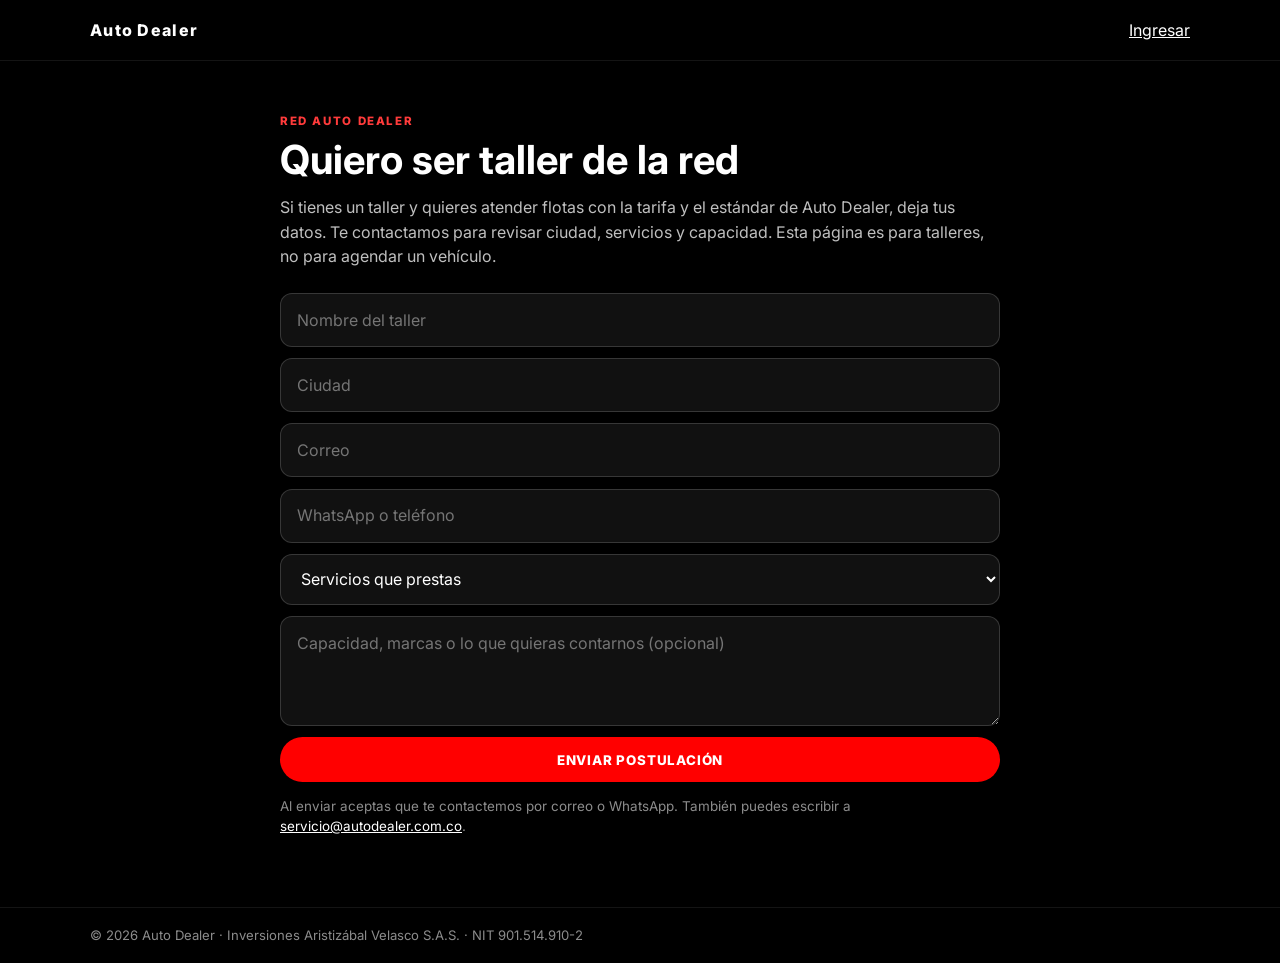
<file: ser-taller/index.html>
<!DOCTYPE html>
<html lang="es-CO">
<head>
  <meta charset="UTF-8" />
  <meta name="viewport" content="width=device-width, initial-scale=1.0" />
  <meta name="description" content="Postula tu taller a la red Auto Dealer. Atención de flotas con tarifa y estándar nacional." />
  <title>Quiero ser taller de la red | Auto Dealer</title>
  <link rel="canonical" href="https://autodealer.com.co/ser-taller/" />
  <link rel="icon" type="image/png" href="../favicon.png" sizes="32x32" />
  <link rel="preconnect" href="https://fonts.googleapis.com" />
  <link rel="preconnect" href="https://fonts.gstatic.com" crossorigin />
  <link href="https://fonts.googleapis.com/css2?family=Inter:wght@400;600;700;800&display=swap" rel="stylesheet" />
  <style>
    body { margin:0; font-family:Inter,system-ui,sans-serif; background:#000; color:#fff; line-height:1.55; }
    a { color:#fff; }
    header, footer { padding:1.1rem 1.25rem; border-bottom:1px solid rgba(255,255,255,.08); }
    footer { border-bottom:0; border-top:1px solid rgba(255,255,255,.08); color:rgba(255,255,255,.55); font-size:.82rem; }
    .nav { display:flex; justify-content:space-between; align-items:center; gap:1rem; width:min(1100px,100% - 2rem); margin:0 auto; }
    .brand { font-weight:800; letter-spacing:.08em; text-decoration:none; }
    .wrap { width:min(720px,100% - 2rem); margin:0 auto; padding:2.5rem 0 3.5rem; }
    h1 { font-size:clamp(1.8rem,4vw,2.5rem); line-height:1.15; margin:0 0 .75rem; }
    p.lead { color:rgba(255,255,255,.75); margin-top:0; }
    form { display:grid; gap:.7rem; margin-top:1.5rem; }
    input, select, textarea {
      width:100%; box-sizing:border-box; background:#111; color:#fff;
      border:1px solid rgba(255,255,255,.16); border-radius:12px; padding:.85rem 1rem; font:inherit;
    }
    textarea { min-height:110px; resize:vertical; }
    button {
      border:0; border-radius:999px; background:#ff0000; color:#fff; font-weight:800;
      letter-spacing:.06em; text-transform:uppercase; padding:.9rem 1.2rem; cursor:pointer; font-family:inherit;
    }
    button:disabled { opacity:.6; cursor:wait; }
    .hp { position:absolute; left:-9999px; height:0; overflow:hidden; }
    .toast {
      position:fixed; left:50%; bottom:1.25rem; transform:translateX(-50%);
      background:#141414; border:1px solid rgba(255,255,255,.16); border-radius:999px;
      padding:.7rem 1rem; font-size:.88rem; opacity:0; pointer-events:none; transition:opacity .2s;
    }
    .toast.fp-show { opacity:1; }
  </style>
</head>
<body>
  <header>
    <div class="nav">
      <a class="brand" href="../">Auto Dealer</a>
      <a href="https://appautodealer.com">Ingresar</a>
    </div>
  </header>
  <main class="wrap">
    <p style="letter-spacing:.14em;text-transform:uppercase;font-size:.72rem;font-weight:800;color:#ff3b3b;margin-bottom:.4rem">Red Auto Dealer</p>
    <h1>Quiero ser taller de la red</h1>
    <p class="lead">Si tienes un taller y quieres atender flotas con la tarifa y el estándar de Auto Dealer, deja tus datos. Te contactamos para revisar ciudad, servicios y capacidad. Esta página es para talleres, no para agendar un vehículo.</p>
    <form id="tallerForm" data-flota-lead novalidate>
      <label class="hp" aria-hidden="true">Dejar vacío<input type="text" name="_flota_hp" tabindex="-1" autocomplete="new-password" /></label>
      <input type="hidden" name="origen" value="taller" />
      <input type="text" name="nombre" placeholder="Nombre del taller" required autocomplete="organization" />
      <input type="text" name="size" placeholder="Ciudad" required autocomplete="address-level2" />
      <input type="email" name="email" placeholder="Correo" required autocomplete="email" />
      <input type="tel" name="tel" placeholder="WhatsApp o teléfono" required autocomplete="tel" />
      <select name="servicios" required>
        <option value="">Servicios que prestas</option>
        <option>Mecánica</option>
        <option>Latonería y pintura</option>
        <option>Mecánica y latonería</option>
      </select>
      <textarea name="mensaje" placeholder="Capacidad, marcas o lo que quieras contarnos (opcional)"></textarea>
      <button type="submit">Enviar postulación</button>
    </form>
    <p style="font-size:.84rem;color:rgba(255,255,255,.55)">Al enviar aceptas que te contactemos por correo o WhatsApp. También puedes escribir a <a href="mailto:servicio@autodealer.com.co">servicio@autodealer.com.co</a>.</p>
  </main>
  <footer>
    <div class="nav">
      <span>© 2026 Auto Dealer · Inversiones Aristizábal Velasco S.A.S. · NIT 901.514.910-2</span>
    </div>
  </footer>
  <div class="toast" id="fpToast" role="status"><span id="fpToastMsg"></span></div>
  <script src="../flota-lead.js?v=7"></script>
</body>
</html>
</file>
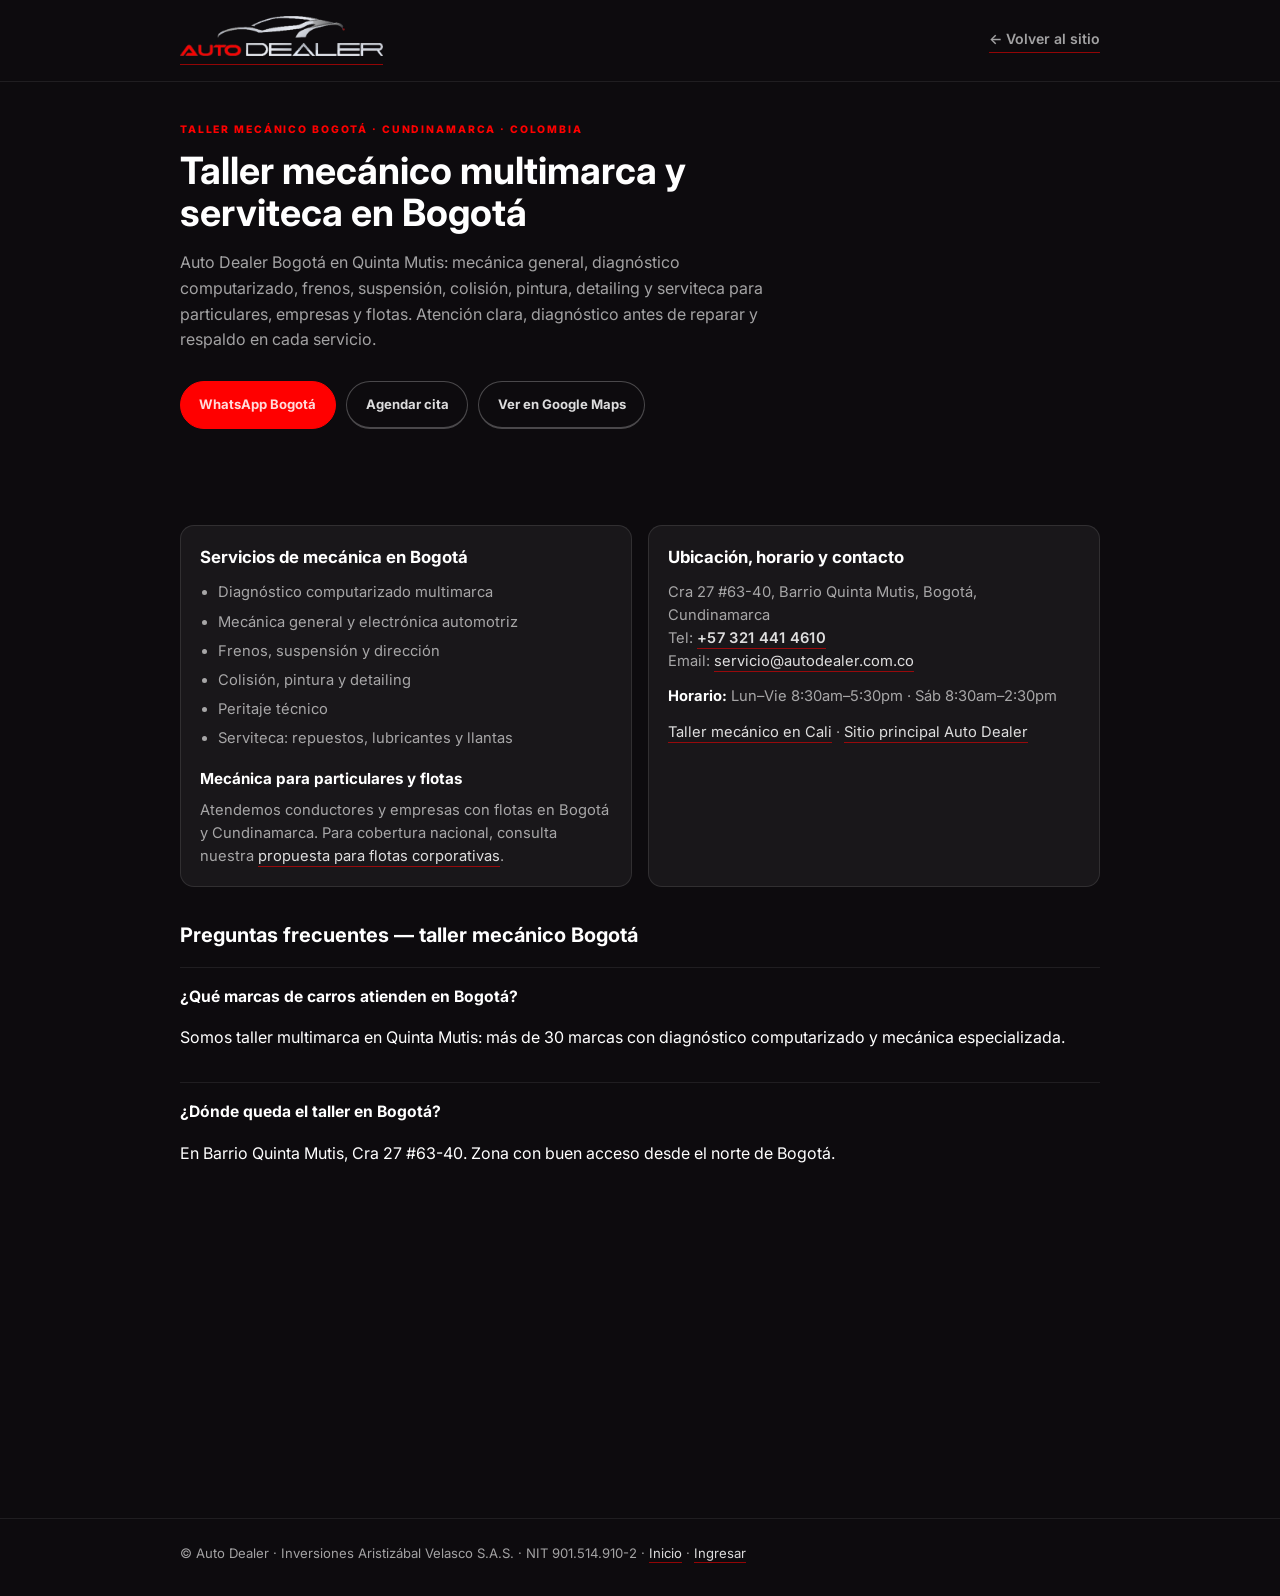
<file: taller-bogota/index.html>
<!DOCTYPE html>
<html lang="es-CO">
<head>
<!-- Google tag (gtag.js) -->
<script async src="https://www.googletagmanager.com/gtag/js?id=AW-10783749991"></script>
<script>
  window.dataLayer = window.dataLayer || [];
  function gtag(){dataLayer.push(arguments);}
  gtag('js', new Date());
  gtag('config', 'AW-10783749991');
</script>
  <meta charset="UTF-8" />
  <meta name="viewport" content="width=device-width, initial-scale=1.0" />
  <meta name="description" content="Taller mecánico multimarca en Bogotá, Quinta Mutis. Mecánica general, diagnóstico computarizado, frenos, suspensión, pintura, detailing y serviteca. Auto Dealer — particulares y flotas." />
  <title>Taller mecánico en Bogotá | Mecánica multimarca y serviteca | Auto Dealer</title>
  <link rel="canonical" href="https://autodealer.com.co/taller-bogota/" />
  <meta property="og:type" content="website" />
  <meta property="og:locale" content="es_CO" />
  <meta property="og:url" content="https://autodealer.com.co/taller-bogota/" />
  <meta property="og:title" content="Taller mecánico en Bogotá | Auto Dealer" />
  <meta property="og:description" content="Mecánica multimarca, diagnóstico computarizado, frenos, suspensión, pintura y serviteca en Bogotá, Quinta Mutis." />
  <meta property="og:image" content="https://autodealer.com.co/Bibliotecaimagenesautodealer/hero-lift-poster.jpg" />
  <meta name="twitter:card" content="summary_large_image" />
  <meta name="twitter:title" content="Taller mecánico en Bogotá | Auto Dealer" />
  <meta name="twitter:description" content="Mecánica general, diagnóstico, frenos, suspensión y serviteca en Bogotá. Atención a particulares y flotas." />
  <meta name="twitter:image" content="https://autodealer.com.co/Bibliotecaimagenesautodealer/hero-lift-poster.jpg" />
  <link rel="icon" type="image/png" href="../favicon.png" sizes="32x32" />
  <link rel="stylesheet" href="../logo-shine.css" />
  <link rel="stylesheet" href="../site-links.css?v=4" />
  <link rel="preconnect" href="https://fonts.googleapis.com" />
  <link rel="preconnect" href="https://fonts.gstatic.com" crossorigin />
  <link href="https://fonts.googleapis.com/css2?family=Inter:wght@400;600;700;800&display=swap" rel="stylesheet" />
  <script type="application/ld+json">
  {
    "@context": "https://schema.org",
    "@graph": [
      {
        "@type": "AutoRepair",
        "@id": "https://autodealer.com.co/taller-bogota/#local",
        "name": "Auto Dealer — Taller mecánico Bogotá",
        "description": "Taller mecánico multimarca y serviteca en Bogotá, Quinta Mutis. Mecánica general, diagnóstico computarizado, frenos, suspensión, pintura y detailing.",
        "url": "https://autodealer.com.co/taller-bogota/",
        "image": "https://autodealer.com.co/Bibliotecaimagenesautodealer/hero-lift-poster.jpg",
        "telephone": "+573214414610",
        "email": "servicio@autodealer.com.co",
        "priceRange": "$$",
        "areaServed": { "@type": "City", "name": "Bogotá" },
        "parentOrganization": {
          "@type": "Organization",
          "name": "Auto Dealer",
          "url": "https://autodealer.com.co/"
        },
        "address": {
          "@type": "PostalAddress",
          "streetAddress": "Cra 27 #63-40, Barrio Quinta Mutis",
          "addressLocality": "Bogotá",
          "addressRegion": "Cundinamarca",
          "addressCountry": "CO"
        },
        "geo": { "@type": "GeoCoordinates", "latitude": 4.6530, "longitude": -74.0836 },
        "hasMap": "https://www.google.com/maps/search/?api=1&query=Auto+Dealer+Cra+27+%2363-40+Bogota+Colombia",
        "openingHoursSpecification": [
          { "@type": "OpeningHoursSpecification", "dayOfWeek": ["Monday","Tuesday","Wednesday","Thursday","Friday"], "opens": "08:30", "closes": "17:30" },
          { "@type": "OpeningHoursSpecification", "dayOfWeek": "Saturday", "opens": "08:30", "closes": "14:30" }
        ]
      },
      {
        "@type": "FAQPage",
        "mainEntity": [
          {
            "@type": "Question",
            "name": "¿Qué servicios de mecánica ofrece Auto Dealer en Bogotá?",
            "acceptedAnswer": {
              "@type": "Answer",
              "text": "Diagnóstico computarizado, mecánica general, electrónica automotriz, frenos, suspensión, colisión, pintura, detailing, peritaje técnico y serviteca con repuestos, lubricantes y llantas."
            }
          },
          {
            "@type": "Question",
            "name": "¿Atienden flotas en Bogotá?",
            "acceptedAnswer": {
              "@type": "Answer",
              "text": "Sí. Auto Dealer Bogotá atiende particulares, empresas y flotas corporativas con mecánica preventiva y correctiva, y acceso a la red nacional de talleres aliados."
            }
          }
        ]
      }
    ]
  }
  </script>
  <style>
    :root { --accent:#ff0000; --text:#fff; --muted:rgba(255,255,255,.62); --font:"Inter",system-ui,sans-serif; }
    * { box-sizing:border-box; }
    body { margin:0; font-family:var(--font); background:#0d0b0e; color:var(--text); line-height:1.6; }
    .container { width:min(920px,100% - 2rem); margin-inline:auto; }
    .nav { padding:1rem 0; border-bottom:1px solid rgba(255,255,255,.08); }
    .nav__in { display:flex; align-items:center; justify-content:space-between; gap:1rem; }
    .nav img { height:40px; width:auto; }
    .nav a { color:var(--muted); text-decoration:none; font-size:.88rem; font-weight:600; }
    .nav a:hover { color:#fff; }
    .hero { padding:2.5rem 0 1.5rem; }
    .tag { font-size:.65rem; font-weight:800; letter-spacing:.18em; text-transform:uppercase; color:var(--accent); margin:0 0 .75rem; }
    h1 { font-size:clamp(1.75rem,4vw,2.35rem); line-height:1.12; margin:0 0 1rem; max-width:24ch; }
    .lead { margin:0 0 1.5rem; color:var(--muted); max-width:62ch; }
    .grid { display:grid; gap:1rem; margin:2rem 0; }
    @media (min-width:720px) { .grid { grid-template-columns:1fr 1fr; } }
    .card { padding:1.15rem 1.2rem; border-radius:14px; background:rgba(255,255,255,.05); border:1px solid rgba(255,255,255,.1); }
    .card h2 { margin:0 0 .65rem; font-size:1.05rem; }
    .card h3 { margin:1rem 0 .5rem; font-size:.95rem; }
    .card ul { margin:0; padding-left:1.1rem; color:var(--muted); font-size:.92rem; }
    .card li { margin:.35rem 0; }
    .card p { margin:0; color:var(--muted); font-size:.92rem; line-height:1.55; }
    .cta { display:flex; flex-wrap:wrap; gap:.65rem; margin:1.75rem 0 2.5rem; }
    .btn { display:inline-flex; align-items:center; justify-content:center; padding:.75rem 1.15rem; border-radius:999px; font-weight:700; font-size:.82rem; text-decoration:none; }
    .btn--primary { background:var(--accent); color:#fff; border:1px solid var(--accent); }
    .btn--ghost { color:#fff; border:1px solid rgba(255,255,255,.25); }
    .map { border:0; width:100%; height:280px; border-radius:14px; }
    .faq { margin:2rem 0; }
    .faq h2 { font-size:1.25rem; margin:0 0 1rem; }
    .faq article { padding:1rem 0; border-top:1px solid rgba(255,255,255,.08); }
    .faq h3 { margin:0 0 .45rem; font-size:.98rem; }
    footer { padding:1.5rem 0 2rem; border-top:1px solid rgba(255,255,255,.08); color:var(--muted); font-size:.82rem; }
  </style>
</head>
<body>
  <header class="nav">
    <div class="container nav__in">
      <a href="../" aria-label="Auto Dealer inicio"><img src="../Bibliotecaimagenesautodealer/logo.png" alt="Auto Dealer taller mecánico Bogotá" width="200" height="48" /></a>
      <a href="../">← Volver al sitio</a>
    </div>
  </header>

  <main>
    <section class="hero">
      <div class="container">
        <p class="tag">Taller mecánico Bogotá · Cundinamarca · Colombia</p>
        <h1>Taller mecánico multimarca y serviteca en Bogotá</h1>
        <p class="lead">
          Auto Dealer Bogotá en Quinta Mutis: mecánica general, diagnóstico computarizado, frenos,
          suspensión, colisión, pintura, detailing y serviteca para particulares, empresas y flotas.
          Atención clara, diagnóstico antes de reparar y respaldo en cada servicio.
        </p>
        <div class="cta">
          <a class="btn btn--primary" href="https://api.whatsapp.com/send?phone=573214414610&amp;text=Hola%2C%20quiero%20agendar%20en%20Auto%20Dealer%20Bogot%C3%A1.">WhatsApp Bogotá</a>
          <a class="btn btn--ghost" href="https://appautodealer.com/agendar" target="_blank" rel="noopener">Agendar cita</a>
          <a class="btn btn--ghost" href="https://www.google.com/maps/search/?api=1&amp;query=Auto+Dealer+Cra+27+%2363-40+Bogota+Colombia" rel="noopener noreferrer" target="_blank">Ver en Google Maps</a>
        </div>
      </div>
    </section>

    <section class="container">
      <div class="grid">
        <article class="card">
          <h2>Servicios de mecánica en Bogotá</h2>
          <ul>
            <li>Diagnóstico computarizado multimarca</li>
            <li>Mecánica general y electrónica automotriz</li>
            <li>Frenos, suspensión y dirección</li>
            <li>Colisión, pintura y detailing</li>
            <li>Peritaje técnico</li>
            <li>Serviteca: repuestos, lubricantes y llantas</li>
          </ul>
          <h3>Mecánica para particulares y flotas</h3>
          <p>Atendemos conductores y empresas con flotas en Bogotá y Cundinamarca. Para cobertura nacional, consulta nuestra <a href="../CanalFlotas/">propuesta para flotas corporativas</a>.</p>
        </article>
        <article class="card">
          <h2>Ubicación, horario y contacto</h2>
          <p style="margin:0 0 .75rem;">
            Cra 27 #63-40, Barrio Quinta Mutis, Bogotá, Cundinamarca<br />
            Tel: <a href="tel:+573214414610">+57 321 441 4610</a><br />
            Email: <a href="mailto:servicio@autodealer.com.co">servicio@autodealer.com.co</a>
          </p>
          <p><strong style="color:#fff">Horario:</strong> Lun–Vie 8:30am–5:30pm · Sáb 8:30am–2:30pm</p>
          <p style="margin-top:.85rem;"><a href="../taller-cali/">Taller mecánico en Cali</a> · <a href="../">Sitio principal Auto Dealer</a></p>
        </article>
      </div>

      <section class="faq" aria-labelledby="faq-bogota">
        <h2 id="faq-bogota">Preguntas frecuentes — taller mecánico Bogotá</h2>
        <article>
          <h3>¿Qué marcas de carros atienden en Bogotá?</h3>
          <p>Somos taller multimarca en Quinta Mutis: más de 30 marcas con diagnóstico computarizado y mecánica especializada.</p>
        </article>
        <article>
          <h3>¿Dónde queda el taller en Bogotá?</h3>
          <p>En Barrio Quinta Mutis, Cra 27 #63-40. Zona con buen acceso desde el norte de Bogotá.</p>
        </article>
      </section>

      <iframe
        class="map"
        title="Auto Dealer taller mecánico Bogotá en Google Maps"
        loading="lazy"
        referrerpolicy="no-referrer-when-downgrade"
        allowfullscreen
        src="https://www.google.com/maps?q=Auto+Dealer+Cra+27+%2363-40%2C+Quinta+Mutis%2C+Bogot%C3%A1%2C+Colombia&amp;output=embed&amp;hl=es"
      ></iframe>
    </section>
  </main>

  <footer>
    <div class="container">© Auto Dealer · Inversiones Aristizábal Velasco S.A.S. · NIT 901.514.910-2 · <a href="../">Inicio</a> · <a href="https://appautodealer.com">Ingresar</a></div>
  </footer>
</body>
</html>
</file>
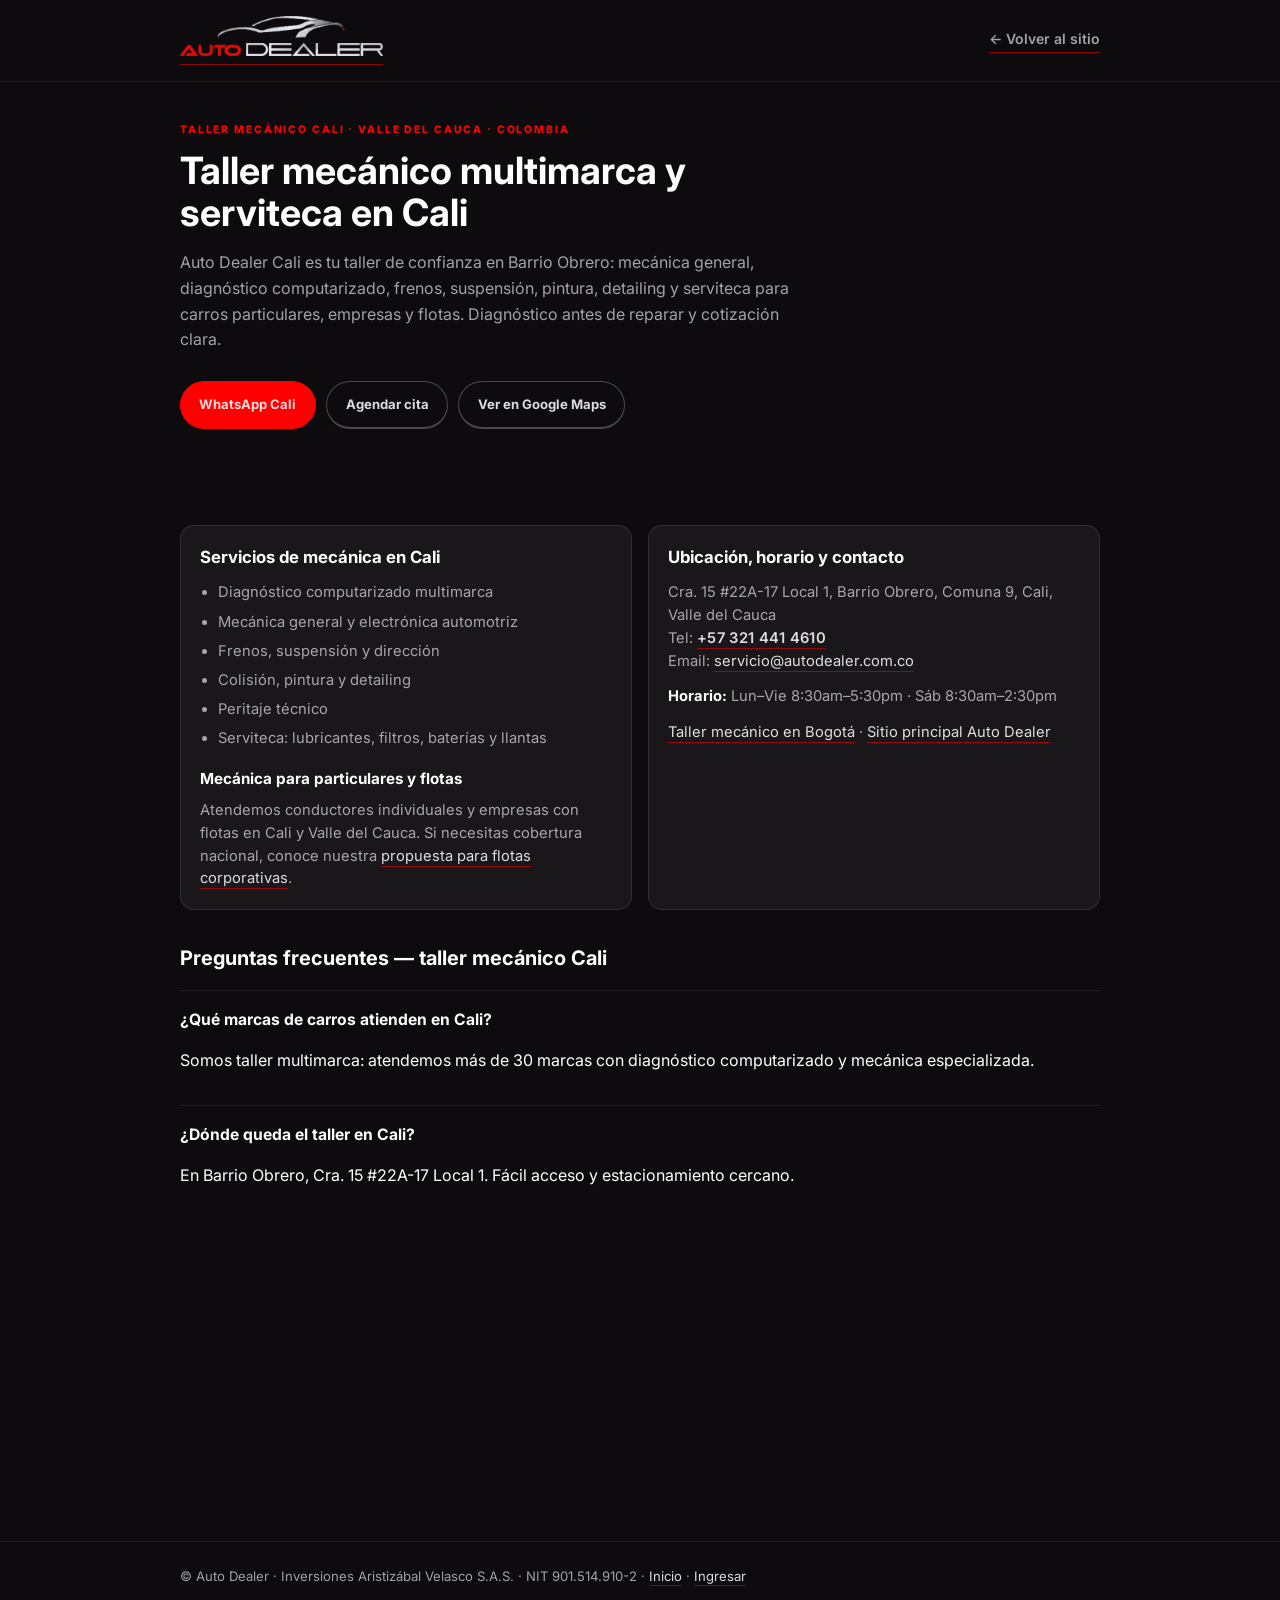
<file: taller-cali/index.html>
<!DOCTYPE html>
<html lang="es-CO">
<head>
<!-- Google tag (gtag.js) -->
<script async src="https://www.googletagmanager.com/gtag/js?id=AW-10783749991"></script>
<script>
  window.dataLayer = window.dataLayer || [];
  function gtag(){dataLayer.push(arguments);}
  gtag('js', new Date());
  gtag('config', 'AW-10783749991');
</script>
  <meta charset="UTF-8" />
  <meta name="viewport" content="width=device-width, initial-scale=1.0" />
  <meta name="description" content="Taller mecánico multimarca en Cali, Valle del Cauca. Mecánica general, diagnóstico computarizado, frenos, suspensión, pintura, detailing y serviteca. Barrio Obrero. Auto Dealer — particulares y flotas." />
  <title>Taller mecánico en Cali | Mecánica multimarca y serviteca | Auto Dealer</title>
  <link rel="canonical" href="https://autodealer.com.co/taller-cali/" />
  <meta property="og:type" content="website" />
  <meta property="og:locale" content="es_CO" />
  <meta property="og:url" content="https://autodealer.com.co/taller-cali/" />
  <meta property="og:title" content="Taller mecánico en Cali | Auto Dealer" />
  <meta property="og:description" content="Mecánica multimarca, diagnóstico computarizado, frenos, suspensión, pintura y serviteca en Cali, Barrio Obrero." />
  <meta property="og:image" content="https://autodealer.com.co/Bibliotecaimagenesautodealer/hero-lift-poster.jpg" />
  <meta name="twitter:card" content="summary_large_image" />
  <meta name="twitter:title" content="Taller mecánico en Cali | Auto Dealer" />
  <meta name="twitter:description" content="Mecánica general, diagnóstico, frenos, suspensión y serviteca en Cali. Atención a particulares y flotas." />
  <meta name="twitter:image" content="https://autodealer.com.co/Bibliotecaimagenesautodealer/hero-lift-poster.jpg" />
  <link rel="icon" type="image/png" href="../favicon.png" sizes="32x32" />
  <link rel="stylesheet" href="../logo-shine.css" />
  <link rel="stylesheet" href="../site-links.css?v=4" />
  <link rel="preconnect" href="https://fonts.googleapis.com" />
  <link rel="preconnect" href="https://fonts.gstatic.com" crossorigin />
  <link href="https://fonts.googleapis.com/css2?family=Inter:wght@400;600;700;800&display=swap" rel="stylesheet" />
  <script type="application/ld+json">
  {
    "@context": "https://schema.org",
    "@graph": [
      {
        "@type": "AutoRepair",
        "@id": "https://autodealer.com.co/taller-cali/#local",
        "name": "Auto Dealer — Taller mecánico Cali",
        "description": "Taller mecánico multimarca y serviteca en Cali, Barrio Obrero. Mecánica general, diagnóstico computarizado, frenos, suspensión, pintura y detailing.",
        "url": "https://autodealer.com.co/taller-cali/",
        "image": "https://autodealer.com.co/Bibliotecaimagenesautodealer/hero-lift-poster.jpg",
        "telephone": "+573214414610",
        "email": "servicio@autodealer.com.co",
        "priceRange": "$$",
        "areaServed": { "@type": "City", "name": "Cali" },
        "parentOrganization": {
          "@type": "Organization",
          "name": "Auto Dealer",
          "url": "https://autodealer.com.co/"
        },
        "address": {
          "@type": "PostalAddress",
          "streetAddress": "Cra. 15 #22A-17 Local 1, Barrio Obrero, Comuna 9",
          "addressLocality": "Cali",
          "addressRegion": "Valle del Cauca",
          "addressCountry": "CO"
        },
        "geo": { "@type": "GeoCoordinates", "latitude": 3.4378, "longitude": -76.5222 },
        "hasMap": "https://www.google.com/maps/search/?api=1&query=Auto+Dealer+Cra.+15+%2322A-17+Local+1+Cali+Colombia",
        "openingHoursSpecification": [
          { "@type": "OpeningHoursSpecification", "dayOfWeek": ["Monday","Tuesday","Wednesday","Thursday","Friday"], "opens": "08:30", "closes": "17:30" },
          { "@type": "OpeningHoursSpecification", "dayOfWeek": "Saturday", "opens": "08:30", "closes": "14:30" }
        ]
      },
      {
        "@type": "FAQPage",
        "mainEntity": [
          {
            "@type": "Question",
            "name": "¿Qué servicios de mecánica ofrece Auto Dealer en Cali?",
            "acceptedAnswer": {
              "@type": "Answer",
              "text": "Diagnóstico computarizado, mecánica general, electrónica automotriz, frenos, suspensión, colisión, pintura, detailing, peritaje técnico y serviteca con repuestos, lubricantes, baterías y llantas."
            }
          },
          {
            "@type": "Question",
            "name": "¿Atienden flotas en Cali?",
            "acceptedAnswer": {
              "@type": "Answer",
              "text": "Sí. Auto Dealer Cali atiende particulares, empresas y flotas corporativas con mecánica preventiva y correctiva, y acceso a la red nacional de talleres aliados."
            }
          }
        ]
      }
    ]
  }
  </script>
  <style>
    :root { --accent:#ff0000; --text:#fff; --muted:rgba(255,255,255,.62); --font:"Inter",system-ui,sans-serif; }
    * { box-sizing:border-box; }
    body { margin:0; font-family:var(--font); background:#0d0b0e; color:var(--text); line-height:1.6; }
    .container { width:min(920px,100% - 2rem); margin-inline:auto; }
    .nav { padding:1rem 0; border-bottom:1px solid rgba(255,255,255,.08); }
    .nav__in { display:flex; align-items:center; justify-content:space-between; gap:1rem; }
    .nav img { height:40px; width:auto; }
    .nav a { color:var(--muted); text-decoration:none; font-size:.88rem; font-weight:600; }
    .nav a:hover { color:#fff; }
    .hero { padding:2.5rem 0 1.5rem; }
    .tag { font-size:.65rem; font-weight:800; letter-spacing:.18em; text-transform:uppercase; color:var(--accent); margin:0 0 .75rem; }
    h1 { font-size:clamp(1.75rem,4vw,2.35rem); line-height:1.12; margin:0 0 1rem; max-width:24ch; }
    .lead { margin:0 0 1.5rem; color:var(--muted); max-width:62ch; }
    .grid { display:grid; gap:1rem; margin:2rem 0; }
    @media (min-width:720px) { .grid { grid-template-columns:1fr 1fr; } }
    .card { padding:1.15rem 1.2rem; border-radius:14px; background:rgba(255,255,255,.05); border:1px solid rgba(255,255,255,.1); }
    .card h2 { margin:0 0 .65rem; font-size:1.05rem; }
    .card h3 { margin:1rem 0 .5rem; font-size:.95rem; }
    .card ul { margin:0; padding-left:1.1rem; color:var(--muted); font-size:.92rem; }
    .card li { margin:.35rem 0; }
    .card p { margin:0; color:var(--muted); font-size:.92rem; line-height:1.55; }
    .cta { display:flex; flex-wrap:wrap; gap:.65rem; margin:1.75rem 0 2.5rem; }
    .btn { display:inline-flex; align-items:center; justify-content:center; padding:.75rem 1.15rem; border-radius:999px; font-weight:700; font-size:.82rem; text-decoration:none; }
    .btn--primary { background:var(--accent); color:#fff; border:1px solid var(--accent); }
    .btn--ghost { color:#fff; border:1px solid rgba(255,255,255,.25); }
    .map { border:0; width:100%; height:280px; border-radius:14px; }
    .faq { margin:2rem 0; }
    .faq h2 { font-size:1.25rem; margin:0 0 1rem; }
    .faq article { padding:1rem 0; border-top:1px solid rgba(255,255,255,.08); }
    .faq h3 { margin:0 0 .45rem; font-size:.98rem; }
    footer { padding:1.5rem 0 2rem; border-top:1px solid rgba(255,255,255,.08); color:var(--muted); font-size:.82rem; }
  </style>
</head>
<body>
  <header class="nav">
    <div class="container nav__in">
      <a href="../" aria-label="Auto Dealer inicio"><img src="../Bibliotecaimagenesautodealer/logo.png" alt="Auto Dealer taller mecánico Cali" width="200" height="48" /></a>
      <a href="../">← Volver al sitio</a>
    </div>
  </header>

  <main>
    <section class="hero">
      <div class="container">
        <p class="tag">Taller mecánico Cali · Valle del Cauca · Colombia</p>
        <h1>Taller mecánico multimarca y serviteca en Cali</h1>
        <p class="lead">
          Auto Dealer Cali es tu taller de confianza en Barrio Obrero: mecánica general, diagnóstico computarizado,
          frenos, suspensión, pintura, detailing y serviteca para carros particulares, empresas y flotas.
          Diagnóstico antes de reparar y cotización clara.
        </p>
        <div class="cta">
          <a class="btn btn--primary" href="https://api.whatsapp.com/send?phone=573214414610&amp;text=Hola%2C%20quiero%20agendar%20en%20Auto%20Dealer%20Cali.">WhatsApp Cali</a>
          <a class="btn btn--ghost" href="https://appautodealer.com/agendar" target="_blank" rel="noopener">Agendar cita</a>
          <a class="btn btn--ghost" href="https://www.google.com/maps/search/?api=1&amp;query=Auto+Dealer+Cra.+15+%2322A-17+Local+1+Cali+Colombia" rel="noopener noreferrer" target="_blank">Ver en Google Maps</a>
        </div>
      </div>
    </section>

    <section class="container">
      <div class="grid">
        <article class="card">
          <h2>Servicios de mecánica en Cali</h2>
          <ul>
            <li>Diagnóstico computarizado multimarca</li>
            <li>Mecánica general y electrónica automotriz</li>
            <li>Frenos, suspensión y dirección</li>
            <li>Colisión, pintura y detailing</li>
            <li>Peritaje técnico</li>
            <li>Serviteca: lubricantes, filtros, baterías y llantas</li>
          </ul>
          <h3>Mecánica para particulares y flotas</h3>
          <p>Atendemos conductores individuales y empresas con flotas en Cali y Valle del Cauca. Si necesitas cobertura nacional, conoce nuestra <a href="../CanalFlotas/">propuesta para flotas corporativas</a>.</p>
        </article>
        <article class="card">
          <h2>Ubicación, horario y contacto</h2>
          <p style="margin:0 0 .75rem;">
            Cra. 15 #22A-17 Local 1, Barrio Obrero, Comuna 9, Cali, Valle del Cauca<br />
            Tel: <a href="tel:+573214414610">+57 321 441 4610</a><br />
            Email: <a href="mailto:servicio@autodealer.com.co">servicio@autodealer.com.co</a>
          </p>
          <p><strong style="color:#fff">Horario:</strong> Lun–Vie 8:30am–5:30pm · Sáb 8:30am–2:30pm</p>
          <p style="margin-top:.85rem;"><a href="../taller-bogota/">Taller mecánico en Bogotá</a> · <a href="../">Sitio principal Auto Dealer</a></p>
        </article>
      </div>

      <section class="faq" aria-labelledby="faq-cali">
        <h2 id="faq-cali">Preguntas frecuentes — taller mecánico Cali</h2>
        <article>
          <h3>¿Qué marcas de carros atienden en Cali?</h3>
          <p>Somos taller multimarca: atendemos más de 30 marcas con diagnóstico computarizado y mecánica especializada.</p>
        </article>
        <article>
          <h3>¿Dónde queda el taller en Cali?</h3>
          <p>En Barrio Obrero, Cra. 15 #22A-17 Local 1. Fácil acceso y estacionamiento cercano.</p>
        </article>
      </section>

      <iframe
        class="map"
        title="Auto Dealer taller mecánico Cali en Google Maps"
        loading="lazy"
        referrerpolicy="no-referrer-when-downgrade"
        allowfullscreen
        src="https://www.google.com/maps?q=Auto+Dealer+Cra.+15+%2322A-17+Local+1%2C+Cali%2C+Colombia&amp;output=embed&amp;hl=es"
      ></iframe>
    </section>
  </main>

  <footer>
    <div class="container">© Auto Dealer · Inversiones Aristizábal Velasco S.A.S. · NIT 901.514.910-2 · <a href="../">Inicio</a> · <a href="https://appautodealer.com">Ingresar</a></div>
  </footer>
</body>
</html>
</file>
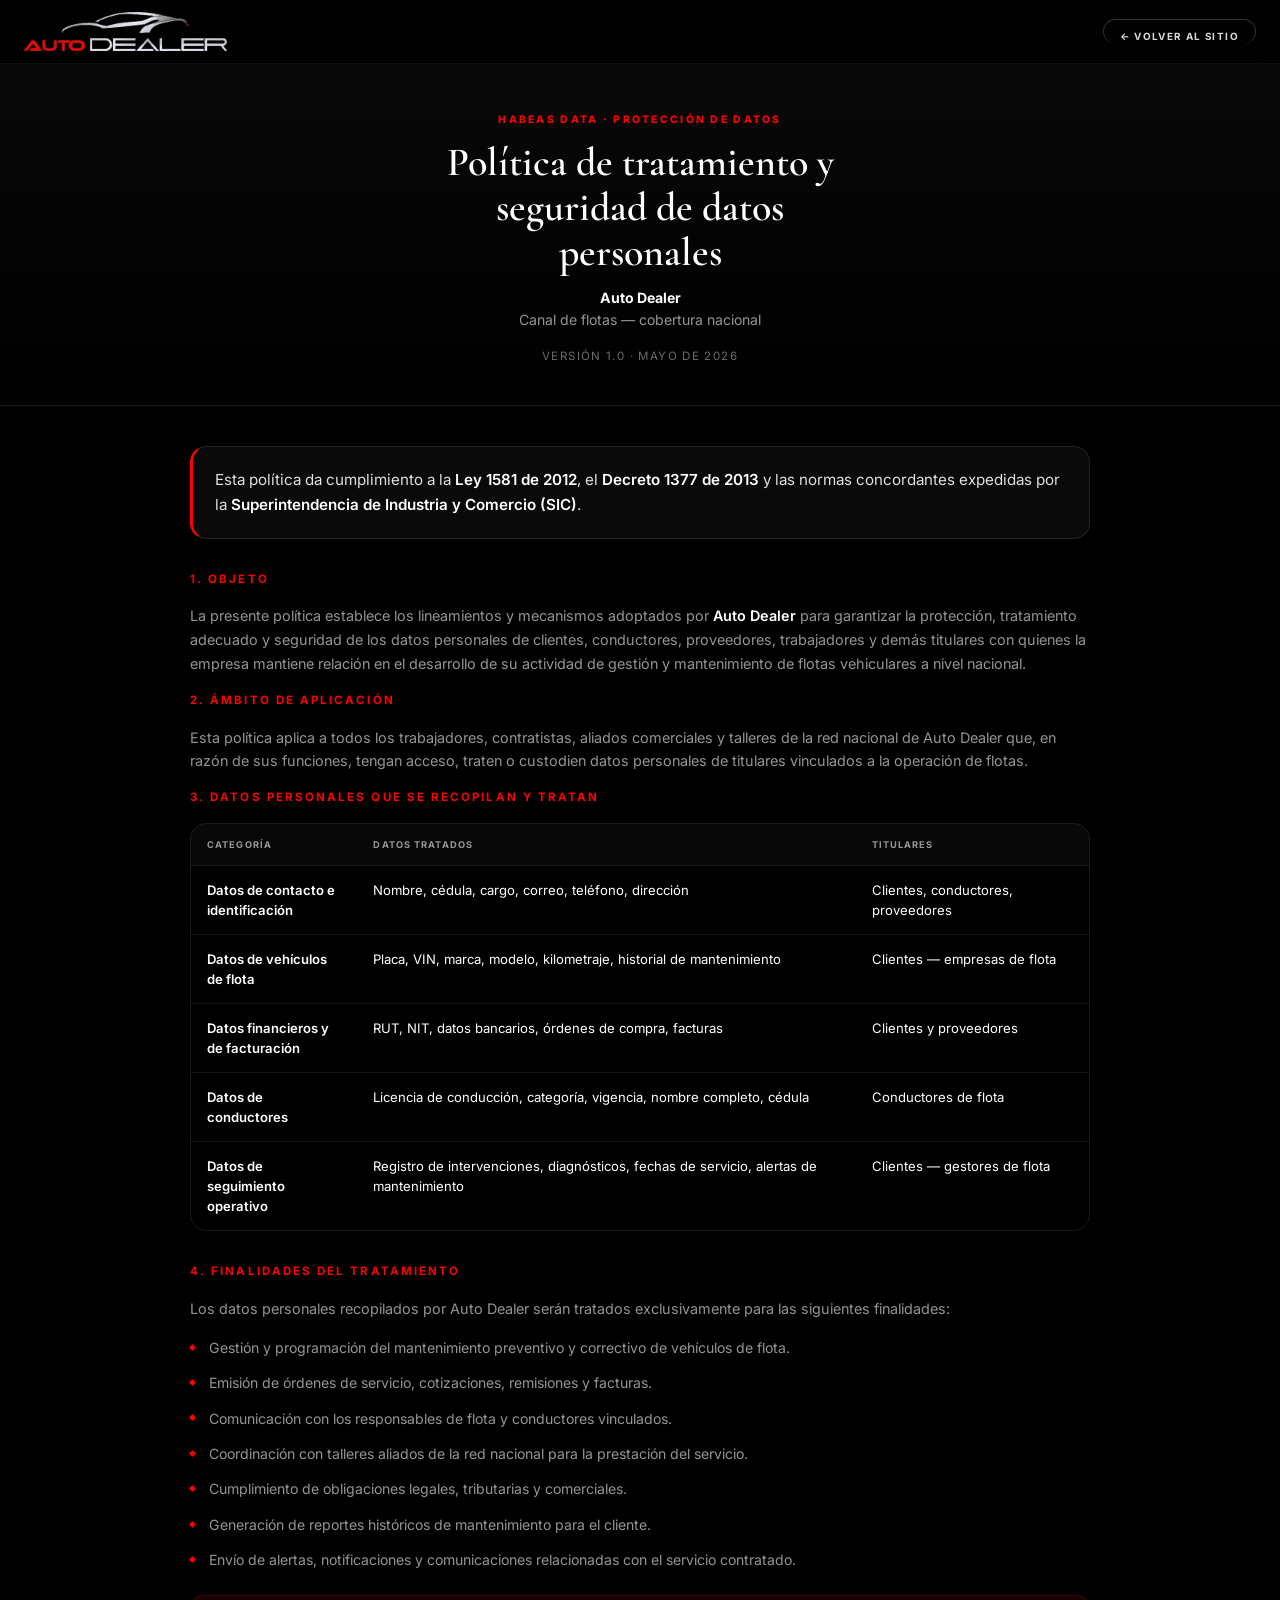
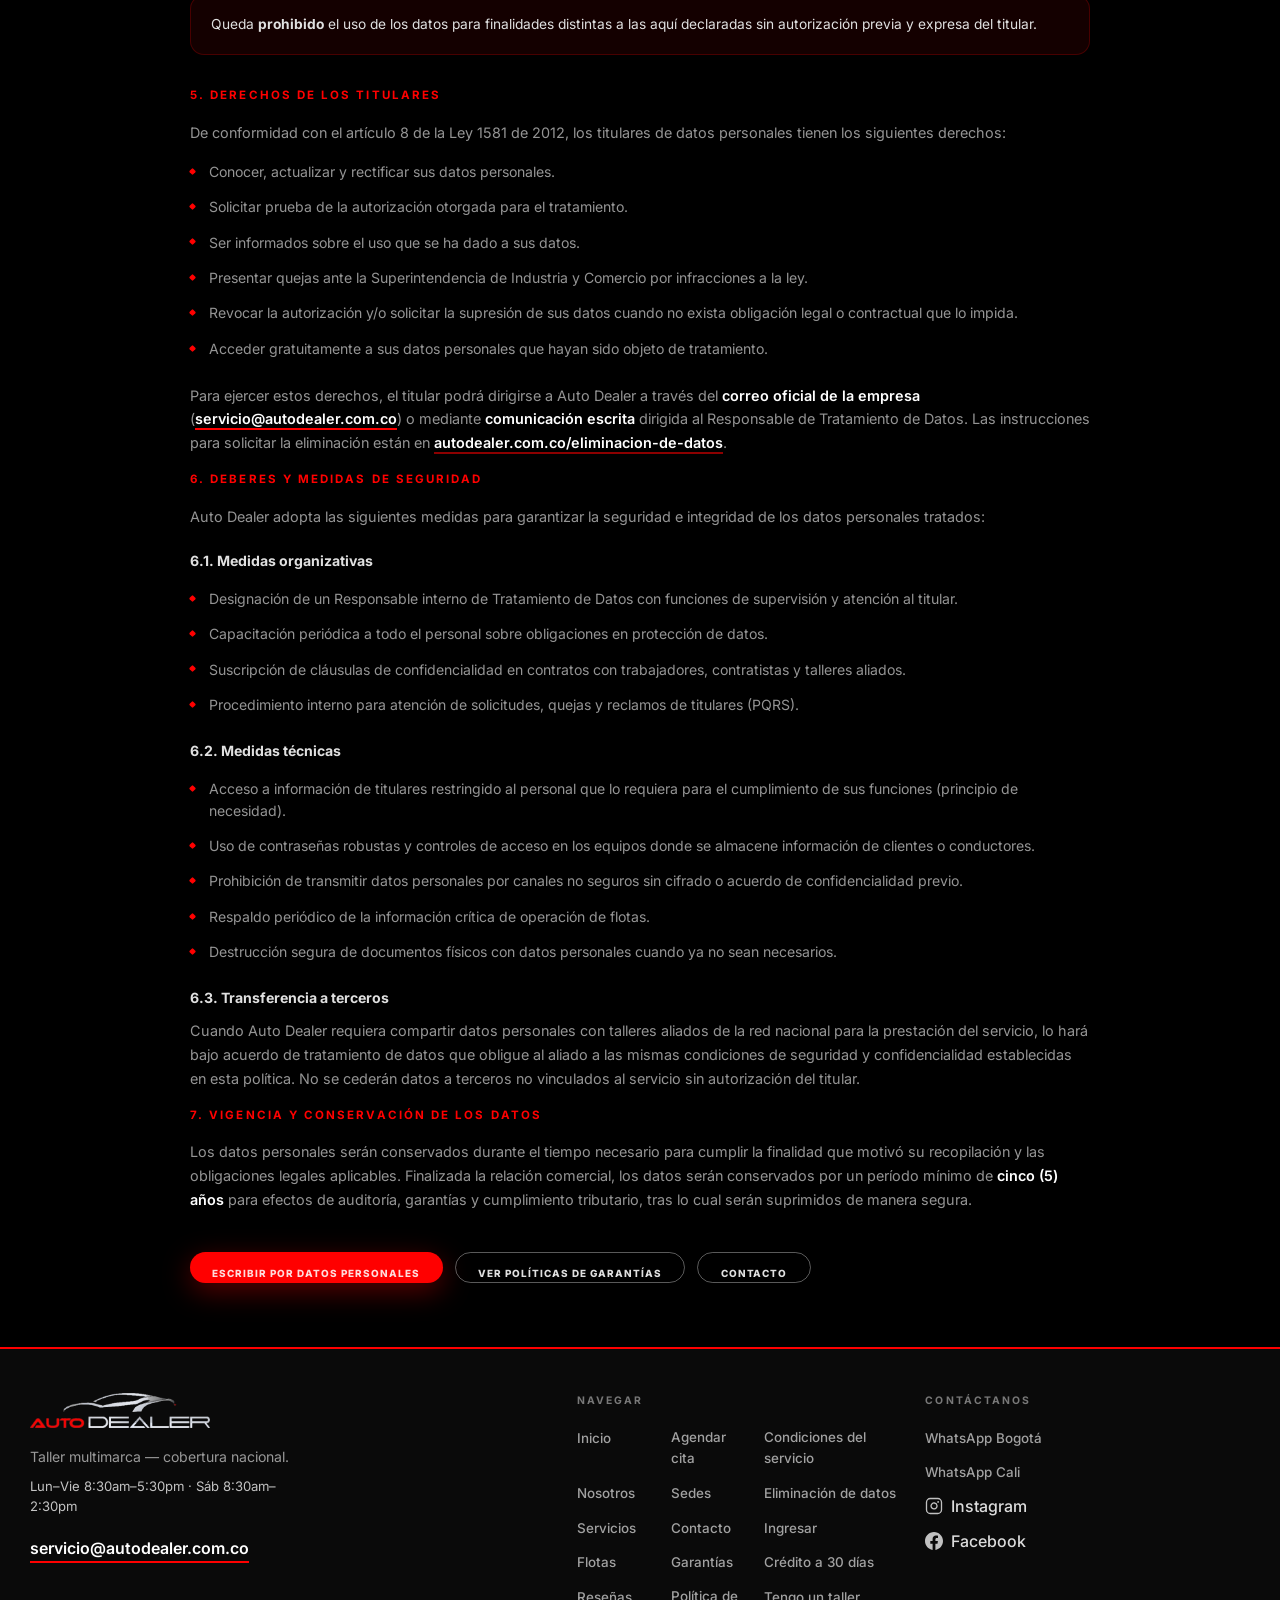
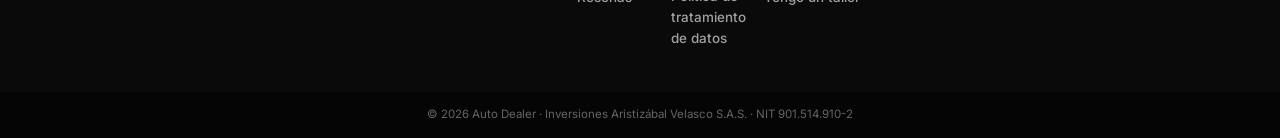
<file: TratamientoDatos/index.html>
<!DOCTYPE html>
<html lang="es-CO">
<head>
<!-- Google tag (gtag.js) -->
<script async src="https://www.googletagmanager.com/gtag/js?id=AW-10783749991"></script>
<script>
  window.dataLayer = window.dataLayer || [];
  function gtag(){dataLayer.push(arguments);}
  gtag('js', new Date());
  gtag('config', 'AW-10783749991');
</script>
  <meta charset="UTF-8" />
  <meta name="viewport" content="width=device-width, initial-scale=1.0" />
  <meta name="description" content="Política de tratamiento y seguridad de datos personales — Auto Dealer. Ley 1581 de 2012." />
  <meta name="robots" content="noindex, follow" />
  <title>Política de tratamiento de datos | Auto Dealer</title>
  <link rel="canonical" href="https://autodealer.com.co/TratamientoDatos/" />
  <link rel="icon" type="image/png" href="../favicon-16.png" sizes="16x16" />
  <link rel="icon" type="image/png" href="../favicon.png" sizes="32x32" />
  <link rel="icon" type="image/png" href="../apple-touch-icon.png" sizes="192x192" />
  <link rel="apple-touch-icon" href="../apple-touch-icon.png" sizes="180x180" />
  <link rel="stylesheet" href="../logo-shine.css" />
  <link rel="preconnect" href="https://fonts.googleapis.com" />
  <link rel="preconnect" href="https://fonts.gstatic.com" crossorigin />
  <link href="https://fonts.googleapis.com/css2?family=Cormorant+Garamond:ital,wght@0,500;0,600;0,700;1,500&family=Inter:wght@300;400;500;600;700;800;900&display=swap" rel="stylesheet" />
  <style>
    :root {
      --void: #000000;
      --bg: #0d0b0e;
      --accent: #ff0000;
      --text: #ffffff;
      --text-soft: #e0e0e0;
      --text-muted: rgba(255, 255, 255, 0.58);
      --nav-h: 64px;
      --font: "Inter", system-ui, sans-serif;
      --font-serif: "Cormorant Garamond", Georgia, serif;
    }
    *, *::before, *::after { box-sizing: border-box; }
    html { scroll-behavior: smooth; }
    body {
      margin: 0;
      font-family: var(--font);
      background: var(--void);
      color: var(--text);
      line-height: 1.55;
      -webkit-font-smoothing: antialiased;
    }
    img { display: block; max-width: 100%; height: auto; }
    .container {
      width: min(1220px, 100% - 2rem);
      margin-inline: auto;
    }
    .legal-inner {
      width: min(900px, 100% - 2rem);
      margin-inline: auto;
    }

    .nav {
      position: fixed;
      top: 0;
      left: 0;
      right: 0;
      z-index: 200;
      min-height: var(--nav-h);
      display: flex;
      align-items: center;
      padding: 0 clamp(0.75rem, 3vw, 1.5rem);
      background: rgba(0, 0, 0, 0.88);
      backdrop-filter: blur(16px);
      border-bottom: 1px solid rgba(255, 255, 255, 0.06);
    }
    .nav__inner {
      width: 100%;
      max-width: 1280px;
      margin: 0 auto;
      display: flex;
      align-items: center;
      justify-content: space-between;
      gap: 1rem;
    }
    .logo-link .logo-shine > img { height: 34px; width: auto; object-fit: contain; }
    @media (min-width: 600px) { .logo-link .logo-shine > img { height: 40px; } }
    .nav__back {
      font-size: 0.62rem;
      font-weight: 700;
      letter-spacing: 0.14em;
      text-transform: uppercase;
      color: var(--text-muted);
      padding: 0.55rem 1rem;
      border: 1px solid rgba(255, 255, 255, 0.2);
      border-radius: 999px;
      transition: color 0.2s, border-color 0.2s, background 0.2s;
    }
    .nav__back:hover {
      color: #fff;
      border-color: var(--accent);
      background: rgba(255, 0, 0, 0.12);
    }

    .legal-hero {
      padding: calc(var(--nav-h) + 3rem) 0 2.5rem;
      background: linear-gradient(180deg, #0a0a0a 0%, var(--void) 100%);
      border-bottom: 1px solid rgba(255, 255, 255, 0.07);
      text-align: center;
    }
    .legal-hero__tag {
      font-size: 0.65rem;
      font-weight: 800;
      letter-spacing: 0.22em;
      text-transform: uppercase;
      color: var(--accent);
      margin: 0 0 0.75rem;
    }
    .legal-hero h1 {
      font-family: var(--font-serif);
      font-size: clamp(1.65rem, 4.5vw, 2.5rem);
      font-weight: 600;
      margin: 0 0 0.75rem;
      line-height: 1.12;
      max-width: 22ch;
      margin-inline: auto;
    }
    .legal-hero .legal-hero__meta {
      margin: 0;
      font-size: 0.88rem;
      color: var(--text-muted);
      line-height: 1.6;
    }
    .legal-hero .legal-hero__version {
      margin: 1rem 0 0;
      font-size: 0.72rem;
      letter-spacing: 0.12em;
      text-transform: uppercase;
      color: rgba(255, 255, 255, 0.42);
    }

    .legal-body { padding: 2.5rem 0 4rem; }
    .legal-body .lead {
      font-size: 0.95rem;
      color: var(--text-soft);
      margin: 0 0 2rem;
      padding: 1.25rem 1.35rem;
      background: rgba(255, 255, 255, 0.04);
      border: 1px solid rgba(255, 255, 255, 0.1);
      border-radius: 16px;
      border-left: 3px solid var(--accent);
    }
    .legal-prose p {
      margin: 0 0 1rem;
      font-size: 0.9rem;
      color: var(--text-muted);
      line-height: 1.65;
    }
    .legal-prose p strong { color: #fff; font-weight: 600; }

    .legal-table-wrap {
      overflow-x: auto;
      margin: 0 0 2rem;
      border-radius: 16px;
      border: 1px solid rgba(255, 255, 255, 0.1);
    }
    table.legal-table {
      width: 100%;
      border-collapse: collapse;
      font-size: 0.82rem;
    }
    .legal-table th,
    .legal-table td {
      padding: 0.85rem 1rem;
      text-align: left;
      border-bottom: 1px solid rgba(255, 255, 255, 0.08);
      vertical-align: top;
    }
    .legal-table th {
      font-size: 0.58rem;
      letter-spacing: 0.12em;
      text-transform: uppercase;
      color: var(--text-muted);
      background: rgba(255, 255, 255, 0.03);
    }
    .legal-table tr:last-child td { border-bottom: none; }
    .legal-table td:first-child { font-weight: 600; color: #fff; max-width: 11rem; }

    .legal-section h2 {
      font-family: var(--font);
      font-size: 0.72rem;
      letter-spacing: 0.18em;
      text-transform: uppercase;
      color: var(--accent);
      margin: 2.25rem 0 1rem;
    }
    .legal-section h2:first-child { margin-top: 0; }

    .legal-h3 {
      font-size: 0.88rem;
      font-weight: 700;
      color: var(--text-soft);
      margin: 1.35rem 0 0.65rem;
    }

    .legal-bullets {
      margin: 1rem 0 1.5rem;
      padding: 0;
      list-style: none;
      font-size: 0.88rem;
      color: var(--text-muted);
    }
    .legal-bullets li {
      position: relative;
      padding-left: 1.2rem;
      margin-bottom: 0.85rem;
      line-height: 1.55;
    }
    .legal-bullets li::before {
      content: "";
      position: absolute;
      left: 0;
      top: 0.55em;
      width: 5px;
      height: 5px;
      background: var(--accent);
      border-radius: 1px;
      transform: rotate(45deg);
    }

    .legal-callout {
      margin: 1.5rem 0 2rem;
      padding: 1.15rem 1.25rem;
      background: rgba(255, 0, 0, 0.08);
      border: 1px solid rgba(255, 0, 0, 0.22);
      border-radius: 14px;
      font-size: 0.86rem;
      color: var(--text-soft);
    }

    .legal-cta {
      margin-top: 2.5rem;
      display: flex;
      flex-wrap: wrap;
      gap: 0.75rem;
    }
    .legal-cta a {
      display: inline-flex;
      align-items: center;
      justify-content: center;
      padding: 0.85rem 1.4rem;
      font-size: 0.62rem;
      font-weight: 800;
      letter-spacing: 0.1em;
      text-transform: uppercase;
      border-radius: 999px;
      background: var(--accent);
      color: #fff;
      box-shadow: 0 8px 28px rgba(255, 0, 0, 0.35);
      transition: transform 0.2s;
    }
    .legal-cta a:hover { transform: translateY(-2px); }
    .legal-cta a.secondary {
      background: transparent;
      border: 1px solid rgba(255, 255, 255, 0.35);
      box-shadow: none;
      color: var(--text-soft);
    }

    .footer__brand-tagline {
      margin: 0 0 0.55rem;
      font-size: 0.88rem;
      color: var(--text-muted);
      max-width: 34ch;
      line-height: 1.6;
    }
    .footer__hours {
      margin: 0 0 0.85rem;
      font-size: 0.82rem;
      line-height: 1.5;
      color: #c4c4c4;
      max-width: 36ch;
    }
    .footer__nav-cols {
      display: grid;
      grid-template-columns: repeat(2, 1fr);
      gap: 1.75rem 1.5rem;
    }
    .footer__nav-col h4 { margin: 0 0 0.75rem; }
    .footer__nav-col ul { margin: 0; padding: 0; list-style: none; }
    .footer__nav-col li { margin-bottom: 0.5rem; }
    .footer__nav-col--navegar .footer__nav-list--two-rows {
      display: grid;
      grid-auto-flow: column;
      grid-template-rows: repeat(5, auto);
      grid-template-columns: repeat(2, minmax(0, max-content));
      column-gap: clamp(1.25rem, 4vw, 2.25rem);
      row-gap: 0.45rem;
      align-content: start;
      justify-content: start;
    }
    .footer__nav-col--navegar .footer__nav-list--two-rows a { font-size: 0.84rem; }
    .footer__nav-col--navegar .footer__nav-list--two-rows li { margin-bottom: 0; }
    .footer {
      position: relative;
      z-index: 2;
      padding: 2.75rem 0 0;
      margin-top: 0;
      background: #0a0a0a;
      border-top: 2px solid #ff0000;
    }
    .footer__grid {
      display: grid;
      gap: 2.5rem;
    }
    @media (min-width: 768px) {
      .footer__grid {
        grid-template-columns: minmax(0, 1fr) minmax(0, 1.35fr);
        gap: 3rem;
        align-items: start;
      }
    }
    .footer__brand .logo-shine {
      display: inline-block;
      margin-bottom: 1.1rem;
    }

    .footer__brand .logo-shine > img {
      width: clamp(140px, 18vw, 180px);
      max-width: 100%;
      height: auto;
      object-fit: contain;
    }
    .footer a.mail {
      display: inline-block;
      margin-top: 0.35rem;
    }
    .footer ul { list-style: none; margin: 0; padding: 0; }
    .footer li { margin-bottom: 0.45rem; }
    .footer__social {
      display: inline-flex;
      align-items: center;
      gap: 0.5rem;
    }
    .footer__social-icon {
      display: flex;
      flex-shrink: 0;
      color: rgba(255, 255, 255, 0.75);
    }
    .footer__social-icon svg {
      width: 1.125rem;
      height: 1.125rem;
      display: block;
    }
    .footer__social:hover .footer__social-icon { color: #fff; }
    .footer h4 {
      font-size: 0.65rem;
      letter-spacing: 0.2em;
      text-transform: uppercase;
      color: rgba(255, 255, 255, 0.45);
      margin: 0 0 1rem;
    }
    .footer__main { padding-bottom: 2.5rem; }
    .footer__strip {
      background: #050505;
      padding: 0.9rem 1.25rem;
      text-align: center;
    }
    .footer__strip p {
      margin: 0;
      font-size: 0.72rem;
      line-height: 1.5;
      color: rgba(255, 255, 255, 0.38);
      max-width: none;
    }
  </style>
  <link rel="stylesheet" href="../site-links.css?v=4" />
</head>
<body>
  <header class="nav">
    <div class="nav__inner">
      <a class="logo-link" href="../" aria-label="Auto Dealer inicio">
        <span class="logo-shine">
          <img src="../Bibliotecaimagenesautodealer/logo.png" alt="Auto Dealer" width="200" height="48" />
          <span class="logo-shine__sweep" aria-hidden="true"></span>
        </span>
      </a>
      <a class="nav__back" href="../">← Volver al sitio</a>
    </div>
  </header>

  <main>
    <div class="legal-hero">
      <div class="container">
        <p class="legal-hero__tag">Habeas data · protección de datos</p>
        <h1>Política de tratamiento y seguridad de datos personales</h1>
        <p class="legal-hero__meta">
          <strong style="color:#fff">Auto Dealer</strong><br />
          Canal de flotas — cobertura nacional
        </p>
        <p class="legal-hero__version">Versión 1.0 · Mayo de 2026</p>
      </div>
    </div>

    <div class="legal-body">
      <div class="legal-inner legal-prose">
        <p class="lead">
          Esta política da cumplimiento a la <strong>Ley 1581 de 2012</strong>, el <strong>Decreto 1377 de 2013</strong> y las normas concordantes expedidas por la <strong>Superintendencia de Industria y Comercio (SIC)</strong>.
        </p>

        <section class="legal-section" aria-labelledby="sec-1">
          <h2 id="sec-1">1. Objeto</h2>
          <p>
            La presente política establece los lineamientos y mecanismos adoptados por <strong>Auto Dealer</strong> para garantizar la protección, tratamiento adecuado y seguridad de los datos personales de clientes, conductores, proveedores, trabajadores y demás titulares con quienes la empresa mantiene relación en el desarrollo de su actividad de gestión y mantenimiento de flotas vehiculares a nivel nacional.
          </p>
        </section>

        <section class="legal-section" aria-labelledby="sec-2">
          <h2 id="sec-2">2. Ámbito de aplicación</h2>
          <p>
            Esta política aplica a todos los trabajadores, contratistas, aliados comerciales y talleres de la red nacional de Auto Dealer que, en razón de sus funciones, tengan acceso, traten o custodien datos personales de titulares vinculados a la operación de flotas.
          </p>
        </section>

        <section class="legal-section" aria-labelledby="sec-3">
          <h2 id="sec-3">3. Datos personales que se recopilan y tratan</h2>
          <div class="legal-table-wrap">
            <table class="legal-table">
              <thead>
                <tr>
                  <th scope="col">Categoría</th>
                  <th scope="col">Datos tratados</th>
                  <th scope="col">Titulares</th>
                </tr>
              </thead>
              <tbody>
                <tr>
                  <td>Datos de contacto e identificación</td>
                  <td>Nombre, cédula, cargo, correo, teléfono, dirección</td>
                  <td>Clientes, conductores, proveedores</td>
                </tr>
                <tr>
                  <td>Datos de vehículos de flota</td>
                  <td>Placa, VIN, marca, modelo, kilometraje, historial de mantenimiento</td>
                  <td>Clientes — empresas de flota</td>
                </tr>
                <tr>
                  <td>Datos financieros y de facturación</td>
                  <td>RUT, NIT, datos bancarios, órdenes de compra, facturas</td>
                  <td>Clientes y proveedores</td>
                </tr>
                <tr>
                  <td>Datos de conductores</td>
                  <td>Licencia de conducción, categoría, vigencia, nombre completo, cédula</td>
                  <td>Conductores de flota</td>
                </tr>
                <tr>
                  <td>Datos de seguimiento operativo</td>
                  <td>Registro de intervenciones, diagnósticos, fechas de servicio, alertas de mantenimiento</td>
                  <td>Clientes — gestores de flota</td>
                </tr>
              </tbody>
            </table>
          </div>
        </section>

        <section class="legal-section" aria-labelledby="sec-4">
          <h2 id="sec-4">4. Finalidades del tratamiento</h2>
          <p>Los datos personales recopilados por Auto Dealer serán tratados exclusivamente para las siguientes finalidades:</p>
          <ul class="legal-bullets">
            <li>Gestión y programación del mantenimiento preventivo y correctivo de vehículos de flota.</li>
            <li>Emisión de órdenes de servicio, cotizaciones, remisiones y facturas.</li>
            <li>Comunicación con los responsables de flota y conductores vinculados.</li>
            <li>Coordinación con talleres aliados de la red nacional para la prestación del servicio.</li>
            <li>Cumplimiento de obligaciones legales, tributarias y comerciales.</li>
            <li>Generación de reportes históricos de mantenimiento para el cliente.</li>
            <li>Envío de alertas, notificaciones y comunicaciones relacionadas con el servicio contratado.</li>
          </ul>
          <div class="legal-callout">
            Queda <strong>prohibido</strong> el uso de los datos para finalidades distintas a las aquí declaradas sin autorización previa y expresa del titular.
          </div>
        </section>

        <section class="legal-section" aria-labelledby="sec-5">
          <h2 id="sec-5">5. Derechos de los titulares</h2>
          <p>
            De conformidad con el artículo 8 de la Ley 1581 de 2012, los titulares de datos personales tienen los siguientes derechos:
          </p>
          <ul class="legal-bullets">
            <li>Conocer, actualizar y rectificar sus datos personales.</li>
            <li>Solicitar prueba de la autorización otorgada para el tratamiento.</li>
            <li>Ser informados sobre el uso que se ha dado a sus datos.</li>
            <li>Presentar quejas ante la Superintendencia de Industria y Comercio por infracciones a la ley.</li>
            <li>Revocar la autorización y/o solicitar la supresión de sus datos cuando no exista obligación legal o contractual que lo impida.</li>
            <li>Acceder gratuitamente a sus datos personales que hayan sido objeto de tratamiento.</li>
          </ul>
          <p>
            Para ejercer estos derechos, el titular podrá dirigirse a Auto Dealer a través del <strong>correo oficial de la empresa</strong> (<a class="mail" href="mailto:servicio@autodealer.com.co">servicio@autodealer.com.co</a>) o mediante <strong>comunicación escrita</strong> dirigida al Responsable de Tratamiento de Datos. Las instrucciones para solicitar la eliminación están en <a href="https://autodealer.com.co/eliminacion-de-datos/">autodealer.com.co/eliminacion-de-datos</a>.
          </p>
        </section>

        <section class="legal-section" aria-labelledby="sec-6">
          <h2 id="sec-6">6. Deberes y medidas de seguridad</h2>
          <p>Auto Dealer adopta las siguientes medidas para garantizar la seguridad e integridad de los datos personales tratados:</p>

          <h3 class="legal-h3">6.1. Medidas organizativas</h3>
          <ul class="legal-bullets">
            <li>Designación de un Responsable interno de Tratamiento de Datos con funciones de supervisión y atención al titular.</li>
            <li>Capacitación periódica a todo el personal sobre obligaciones en protección de datos.</li>
            <li>Suscripción de cláusulas de confidencialidad en contratos con trabajadores, contratistas y talleres aliados.</li>
            <li>Procedimiento interno para atención de solicitudes, quejas y reclamos de titulares (PQRS).</li>
          </ul>

          <h3 class="legal-h3">6.2. Medidas técnicas</h3>
          <ul class="legal-bullets">
            <li>Acceso a información de titulares restringido al personal que lo requiera para el cumplimiento de sus funciones (principio de necesidad).</li>
            <li>Uso de contraseñas robustas y controles de acceso en los equipos donde se almacene información de clientes o conductores.</li>
            <li>Prohibición de transmitir datos personales por canales no seguros sin cifrado o acuerdo de confidencialidad previo.</li>
            <li>Respaldo periódico de la información crítica de operación de flotas.</li>
            <li>Destrucción segura de documentos físicos con datos personales cuando ya no sean necesarios.</li>
          </ul>

          <h3 class="legal-h3">6.3. Transferencia a terceros</h3>
          <p>
            Cuando Auto Dealer requiera compartir datos personales con talleres aliados de la red nacional para la prestación del servicio, lo hará bajo acuerdo de tratamiento de datos que obligue al aliado a las mismas condiciones de seguridad y confidencialidad establecidas en esta política. No se cederán datos a terceros no vinculados al servicio sin autorización del titular.
          </p>
        </section>

        <section class="legal-section" aria-labelledby="sec-7">
          <h2 id="sec-7">7. Vigencia y conservación de los datos</h2>
          <p>
            Los datos personales serán conservados durante el tiempo necesario para cumplir la finalidad que motivó su recopilación y las obligaciones legales aplicables. Finalizada la relación comercial, los datos serán conservados por un período mínimo de <strong>cinco (5) años</strong> para efectos de auditoría, garantías y cumplimiento tributario, tras lo cual serán suprimidos de manera segura.
          </p>
        </section>

        <div class="legal-cta" style="margin-top:2.5rem">
            <a href="mailto:servicio@autodealer.com.co?subject=Ejercicio%20de%20derechos%20habeas%20data">Escribir por datos personales</a>
            <a class="secondary" href="../Garantias/">Ver políticas de garantías</a>
            <a class="secondary" href="../#contacto">Contacto</a>
        </div>
      </div>
    </div>
  </main>

  <footer class="footer" id="contacto">
        <div class="container footer__main">
          <div class="footer__grid">
            <div class="footer__brand">
              <span class="logo-shine">
                <img
                  class="footer__brand-logo"
                  src="../Bibliotecaimagenesautodealer/logo.png"
                  alt="Auto Dealer"
                  width="220"
                  height="57"
                  loading="lazy"
                />
                <span class="logo-shine__sweep" aria-hidden="true"></span>
              </span>
              <p class="footer__brand-tagline">Taller multimarca — cobertura nacional.</p>
              <p class="footer__hours">Lun–Vie 8:30am–5:30pm · Sáb 8:30am–2:30pm</p>
              <a class="mail" href="mailto:servicio@autodealer.com.co">servicio@autodealer.com.co</a>
            </div>
            <div class="footer__nav">
              <div class="footer__nav-cols">
                <div class="footer__nav-col footer__nav-col--navegar">
                  <h4>Navegar</h4>
                  <ul class="footer__nav-list footer__nav-list--two-rows">
                    <li><a href="../#inicio">Inicio</a></li>
                    <li><a href="../#sobre">Nosotros</a></li>
                    <li><a href="../#servicios">Servicios</a></li>
                    <li><a href="../CanalFlotas/">Flotas</a></li>
                    <li><a href="../#resenas">Reseñas</a></li>
                    <li><a href="https://appautodealer.com/agendar" target="_blank" rel="noopener">Agendar cita</a></li>
                    <li><a href="../#sedes">Sedes</a></li>
                    <li><a href="../#contacto">Contacto</a></li>
                    <li><a href="../Garantias/">Garantías</a></li>
                    <li><a href="../TratamientoDatos/">Política de tratamiento de datos</a></li>
                    <li><a href="../condiciones/">Condiciones del servicio</a></li>
                    <li><a href="../eliminacion-de-datos/">Eliminación de datos</a></li>
                    <li><a href="https://appautodealer.com">Ingresar</a></li>
                    <li><a href="../credito-flotas/">Crédito a 30 días</a></li>
                    <li><a href="../ser-taller/">Tengo un taller</a></li>
                  </ul>
                </div>
                <div class="footer__nav-col">
                  <h4>Contáctanos</h4>
                  <ul>
                    <li><a href="https://api.whatsapp.com/send?phone=573214414610">WhatsApp Bogotá</a></li>
                    <li><a href="https://api.whatsapp.com/send?phone=573214414610">WhatsApp Cali</a></li>
                    <li>
                      <a class="footer__social" href="https://www.instagram.com/autodealer_col/" rel="noopener noreferrer" target="_blank">
                        <span class="footer__social-icon" aria-hidden="true">
                          <svg xmlns="http://www.w3.org/2000/svg" viewBox="0 0 24 24" fill="none" stroke="currentColor" stroke-width="1.75" stroke-linecap="round" stroke-linejoin="round"><rect width="20" height="20" x="2" y="2" rx="5" ry="5"/><path d="M16 11.37A4 4 0 1 1 12.63 8 4 4 0 0 1 16 11.37z"/><circle cx="17.5" cy="6.5" r="1.25" fill="currentColor" stroke="none"/></svg>
                        </span>
                        Instagram
                      </a>
                    </li>
                    <li>
                      <a class="footer__social" href="https://www.facebook.com/Autodealercol/" rel="noopener noreferrer" target="_blank">
                        <span class="footer__social-icon" aria-hidden="true">
                          <svg xmlns="http://www.w3.org/2000/svg" viewBox="0 0 24 24" fill="currentColor"><path d="M24 12.073c0-6.627-5.373-12-12-12s-12 5.373-12 12c0 5.99 4.388 10.954 10.125 11.854v-8.385H7.078v-3.47h3.047V9.43c0-3.007 1.792-4.669 4.533-4.669 1.312 0 2.686.235 2.686.235v2.953H15.83c-1.491 0-1.956.925-1.956 1.874v2.25h3.328l-.532 3.47h-2.796v8.385C19.612 23.027 24 18.062 24 12.073z"/></svg>
                        </span>
                        Facebook
                      </a>
                    </li>
                  </ul>
                </div>
              </div>
            </div>
          </div>
        </div>
        <div class="footer__strip" aria-label="Copyright">
          <p>© <span id="yr"></span> Auto Dealer · Inversiones Aristizábal Velasco S.A.S. · NIT 901.514.910-2</p>
        </div>
      </footer>

  <script>
    document.getElementById("yr").textContent = new Date().getFullYear();
  </script>
</body>
</html>
</file>
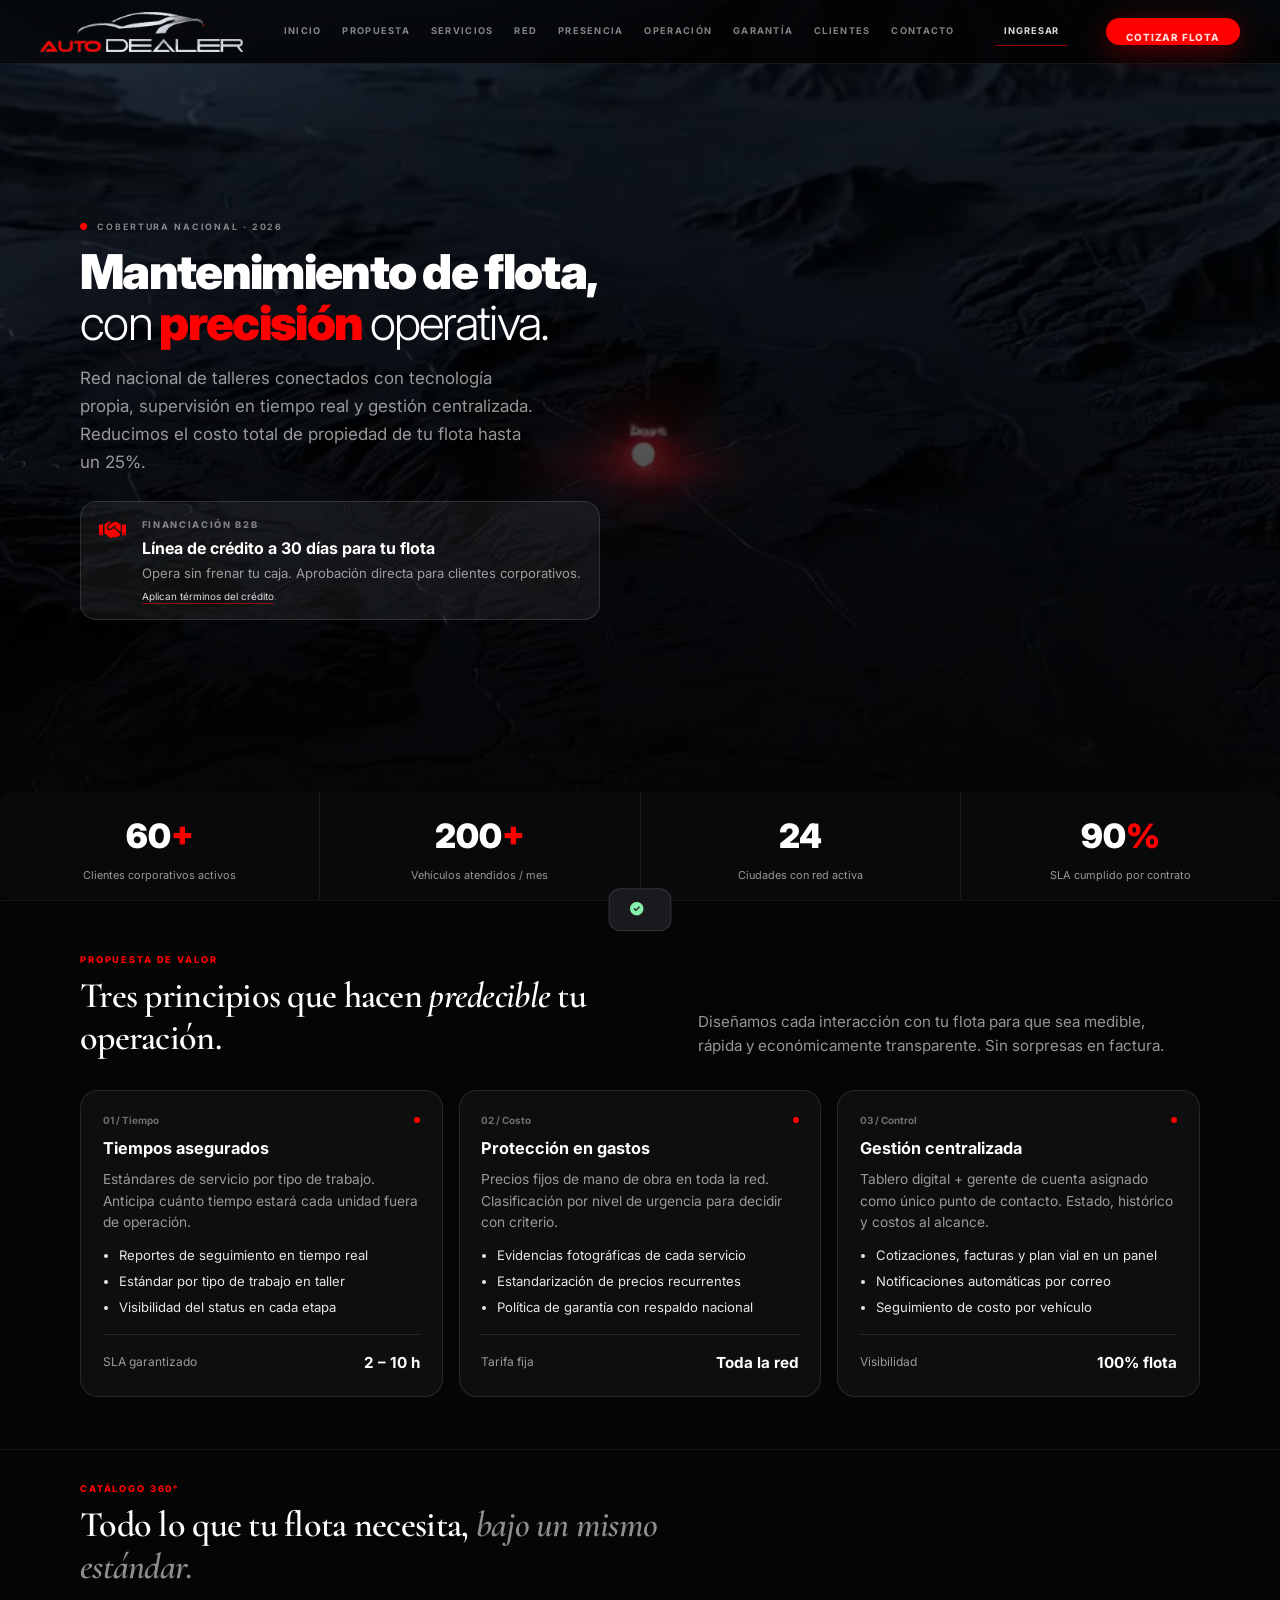
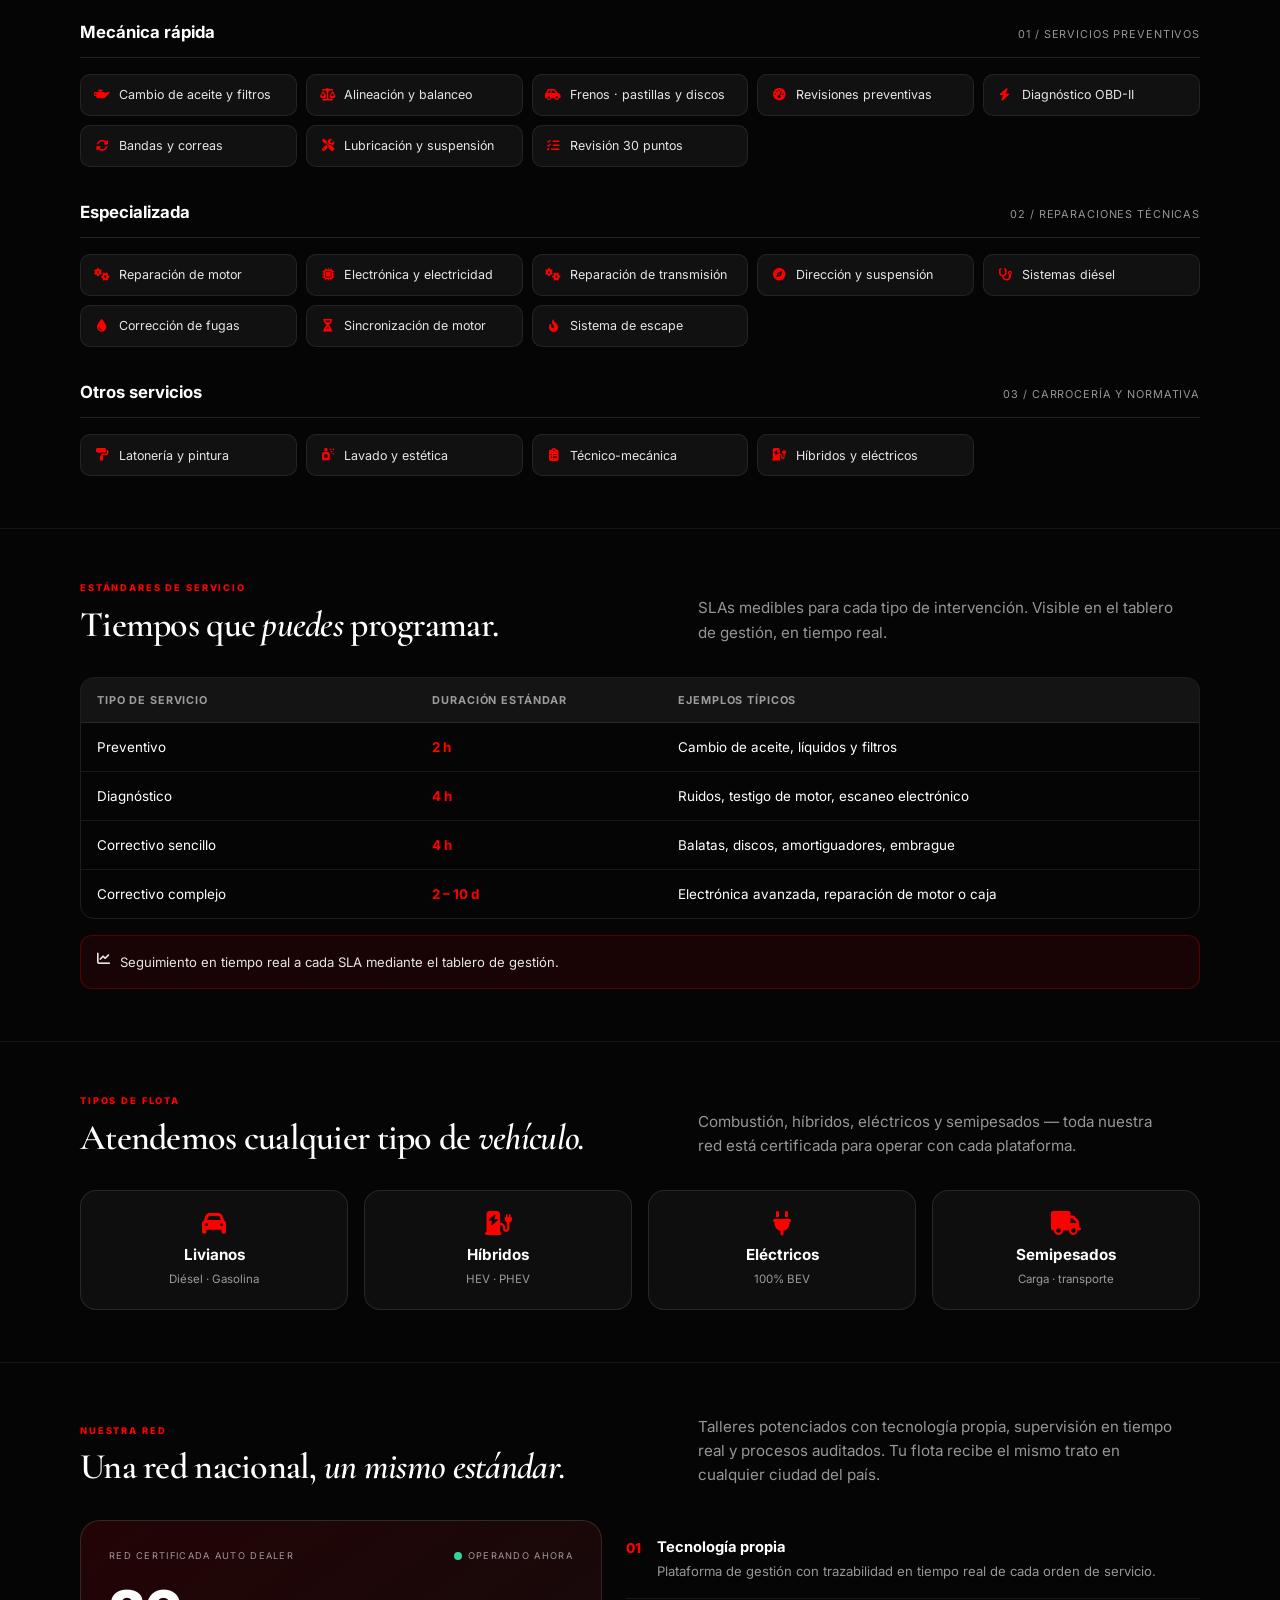
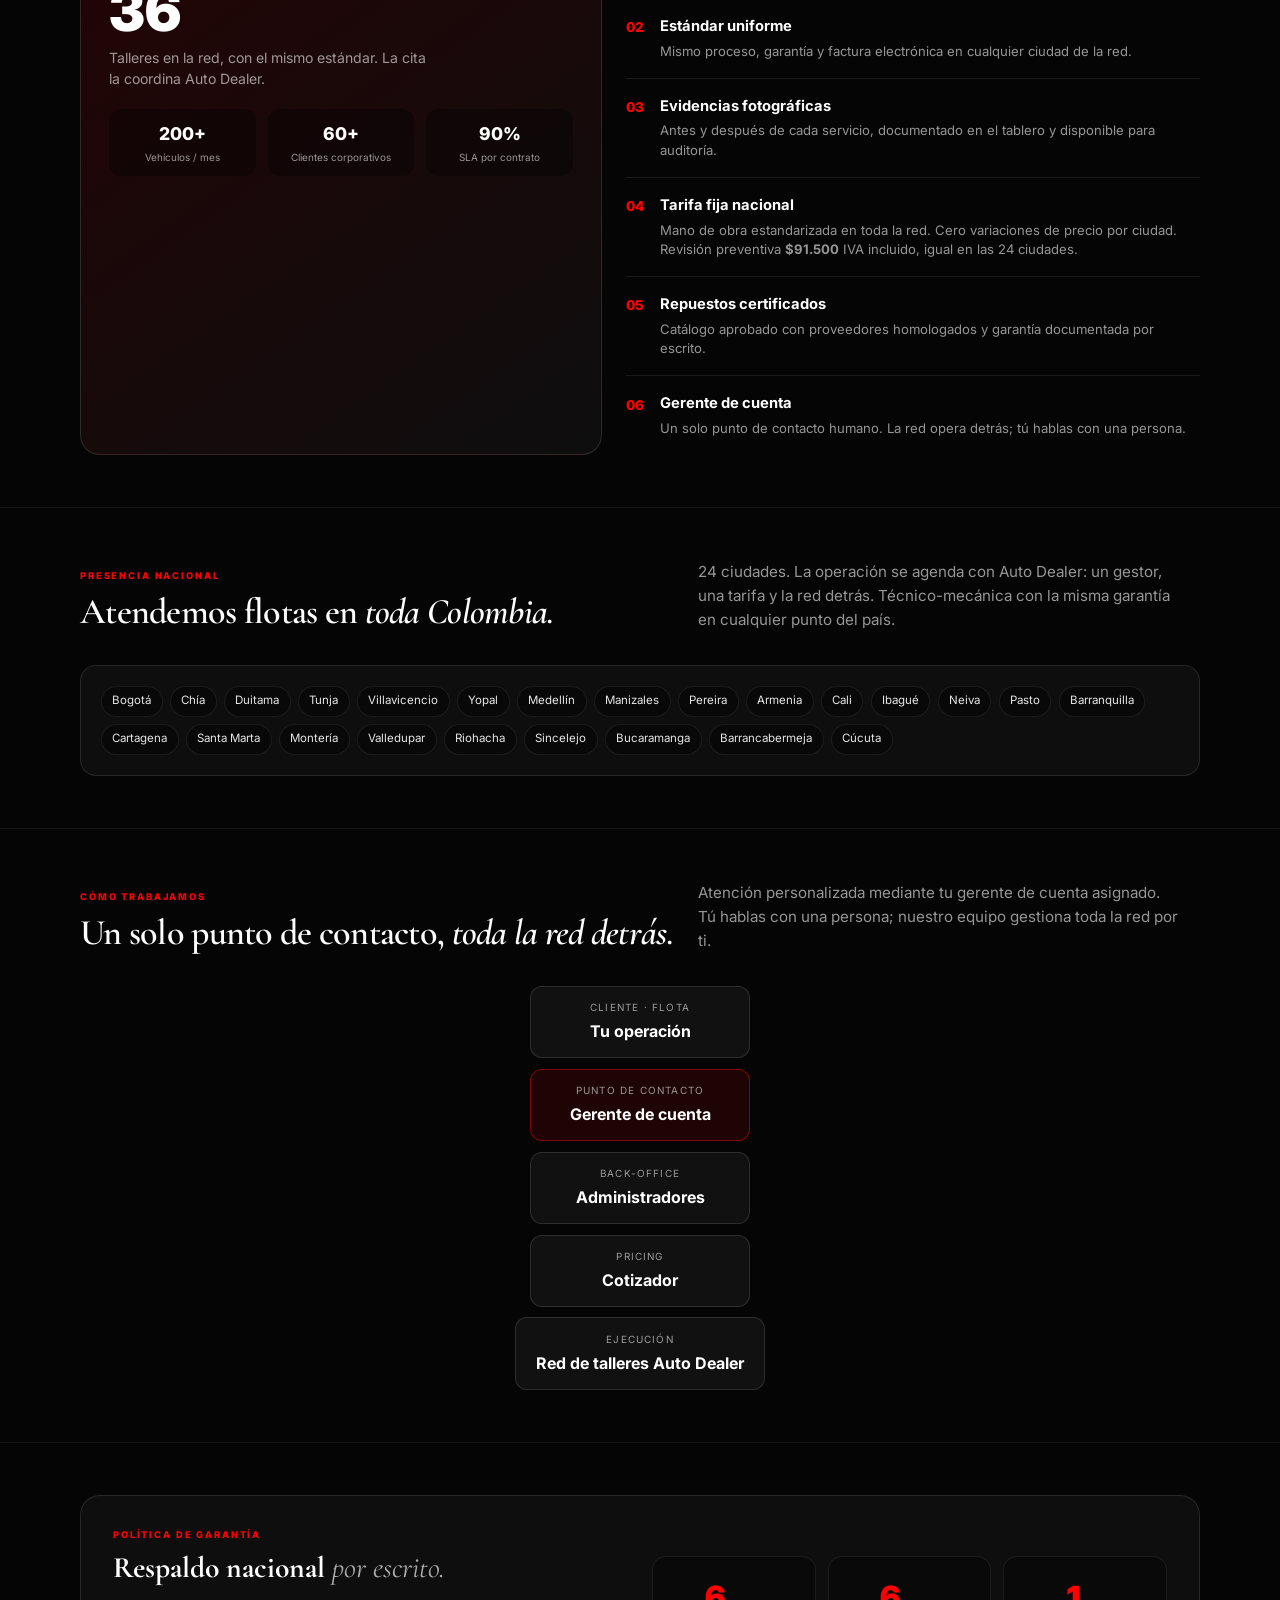
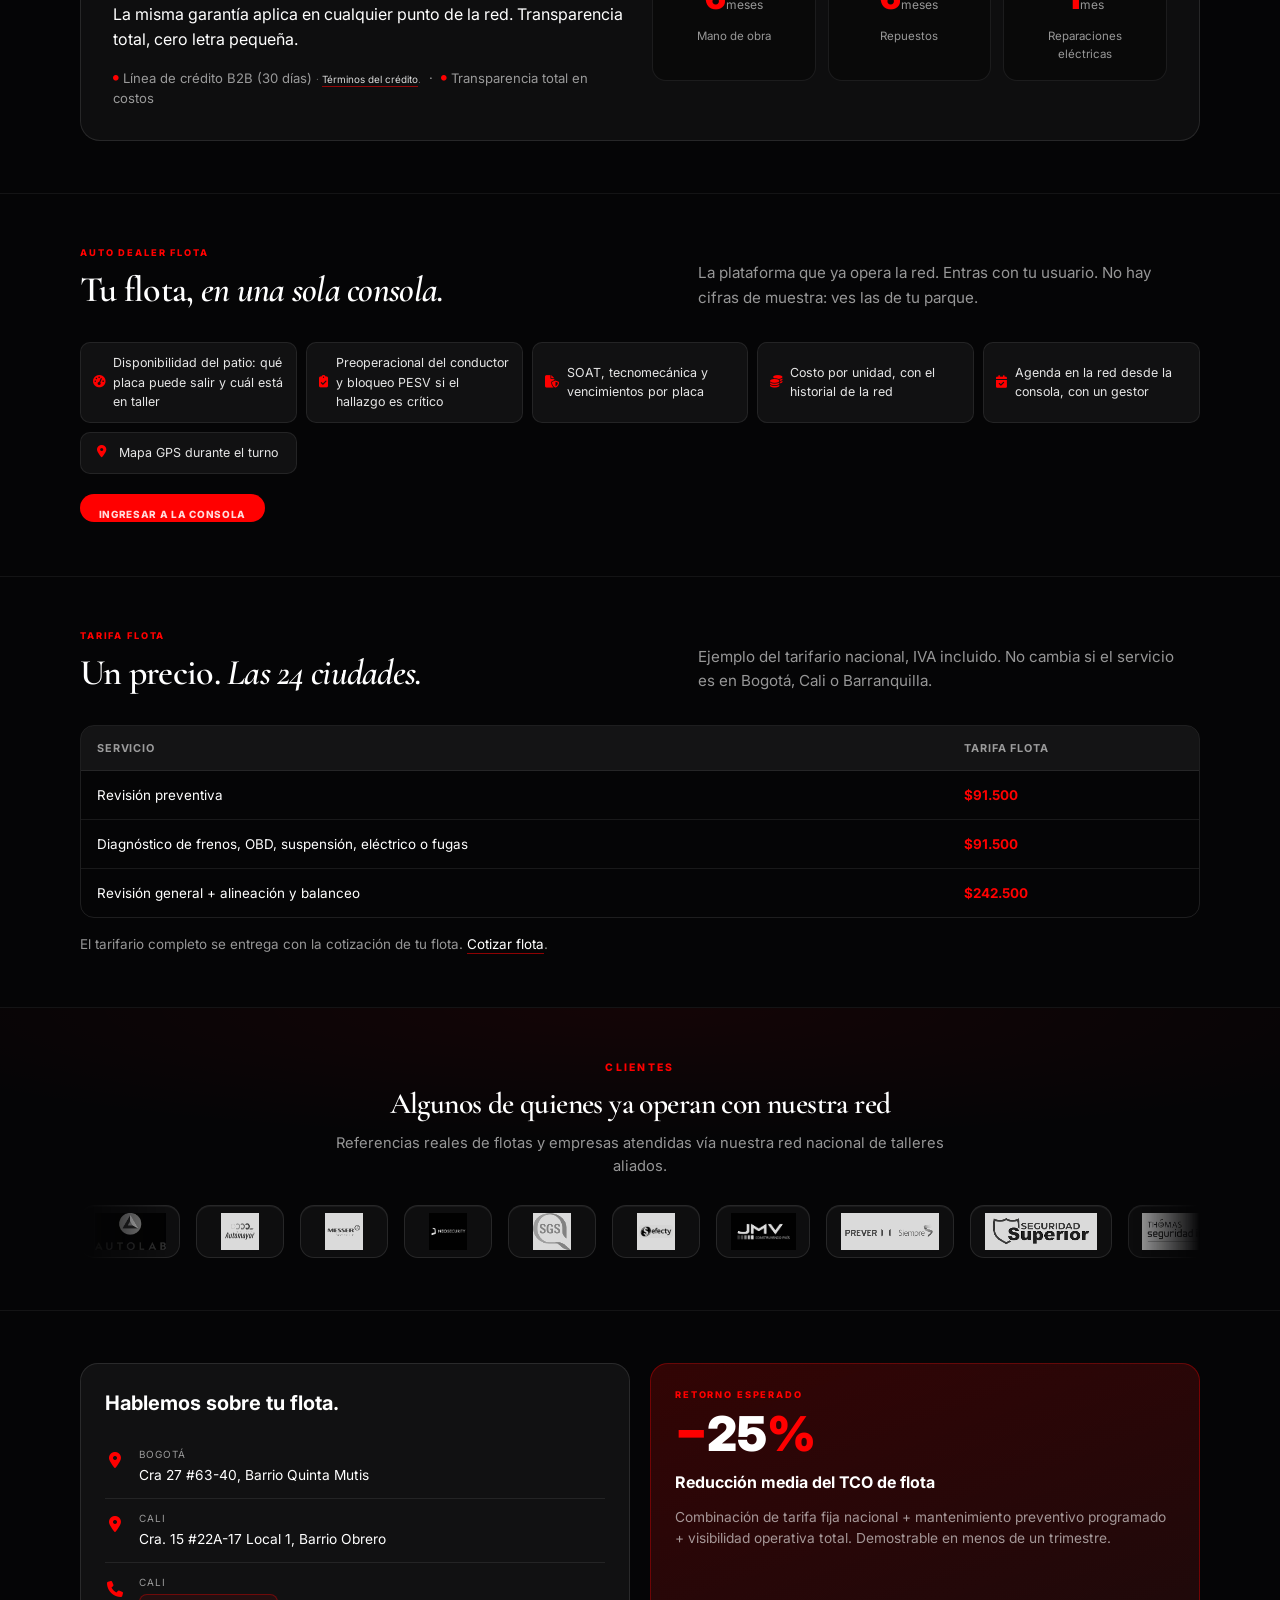
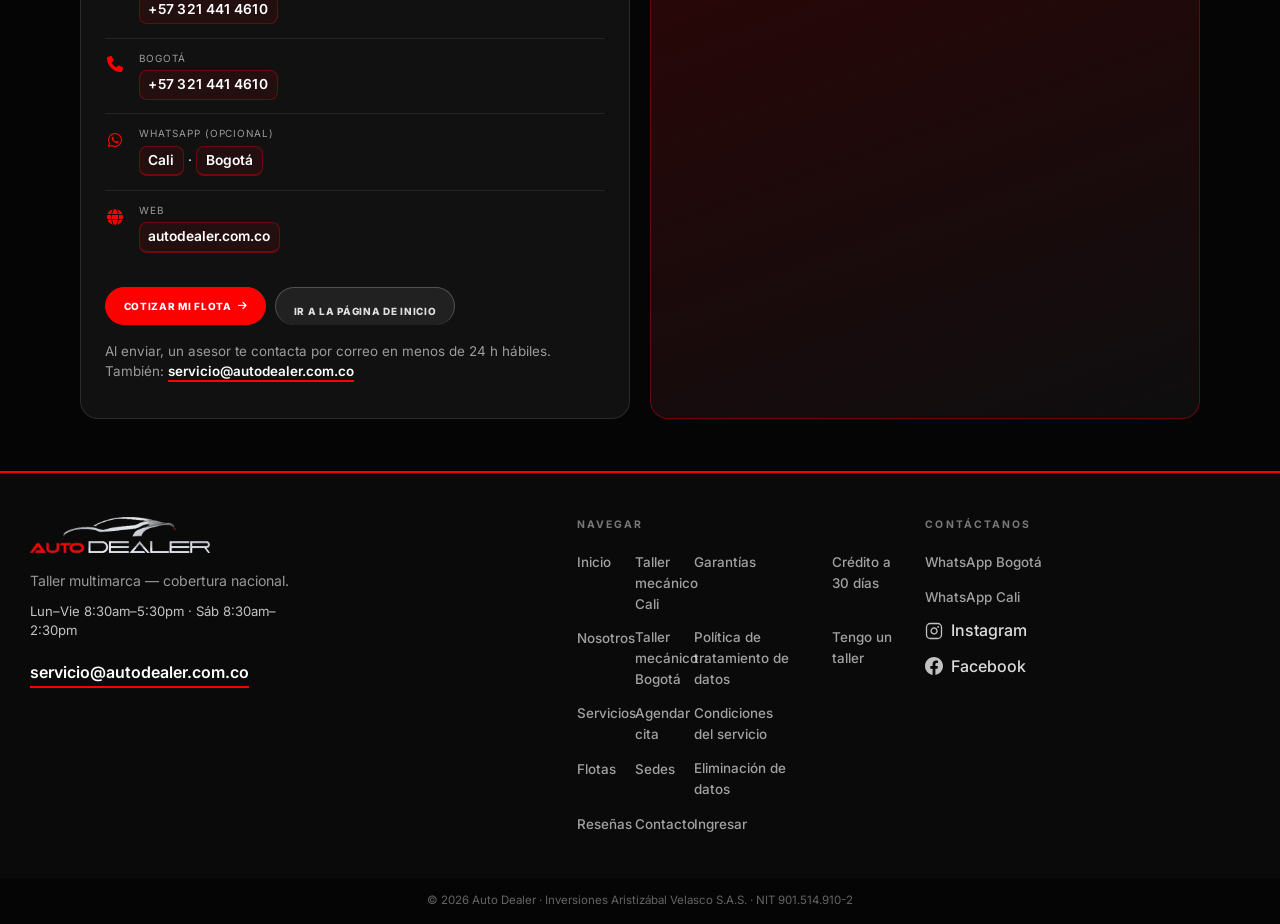
<file: landing-flotas-v2-offline.html>
<!DOCTYPE html>
<html lang="es-CO">
<head>
  <meta charset="UTF-8" />
  <meta http-equiv="refresh" content="0; url=CanalFlotas/" />
  <link rel="canonical" href="CanalFlotas/" />
  <title>Redirigiendo…</title>
  <script>location.replace("CanalFlotas/");</script>
</head>
<body>
  <p>Redirigiendo a <a href="CanalFlotas/">Canal Flotas</a>…</p>
</body>
</html>
</file>
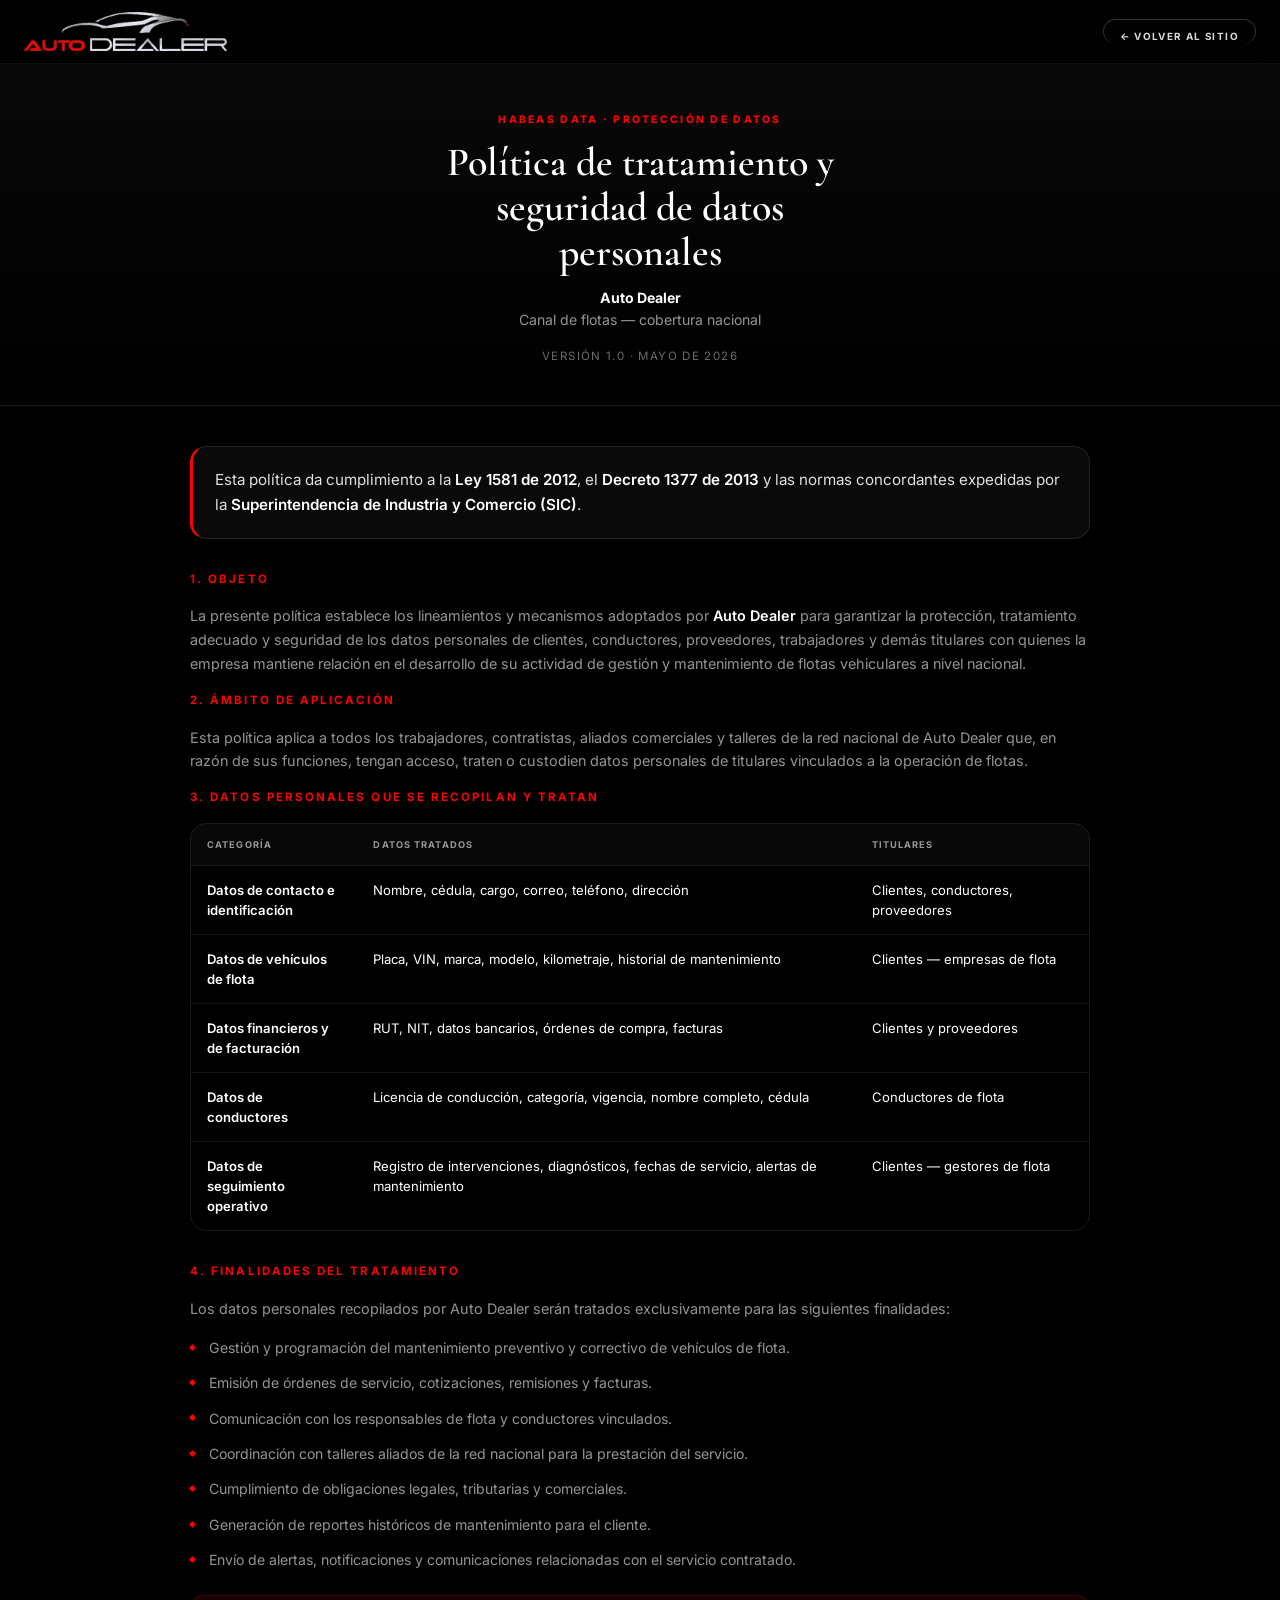
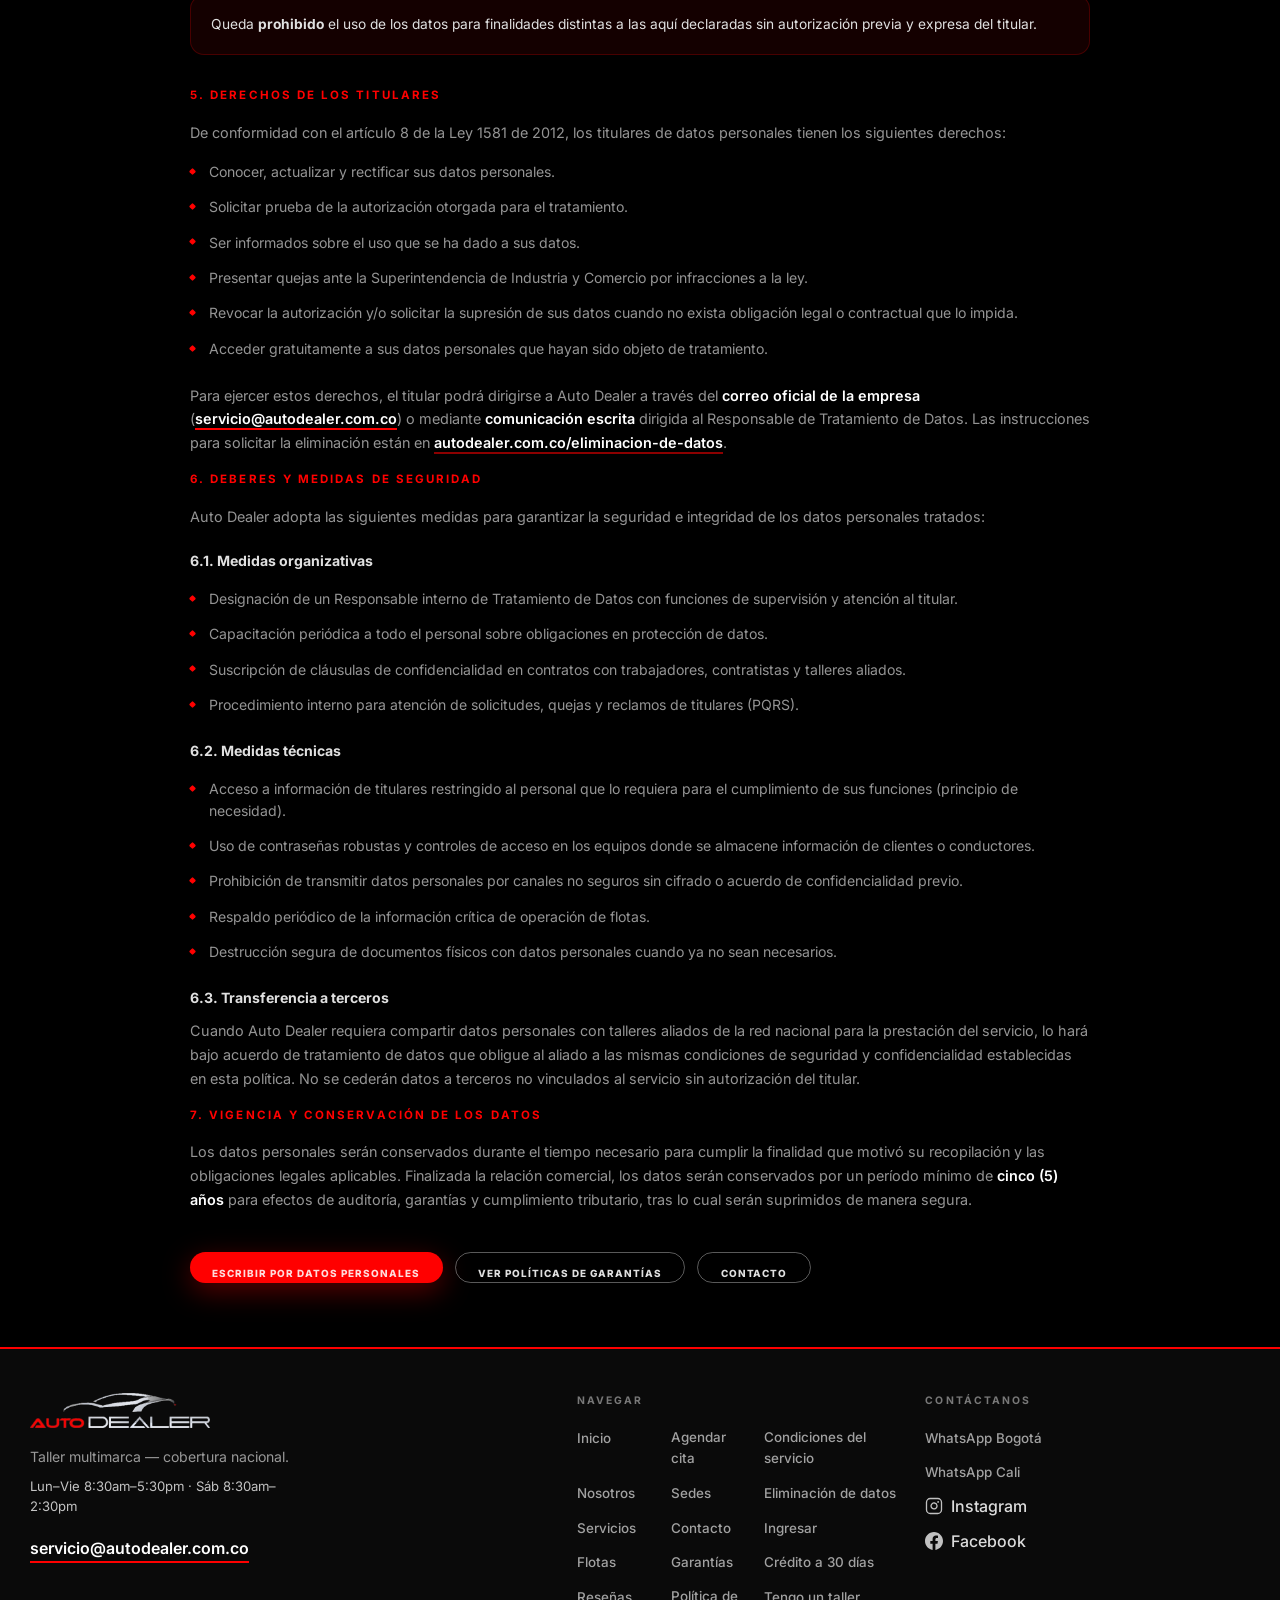
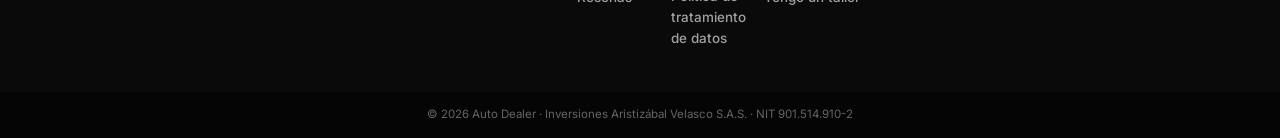
<file: politica-tratamiento-datos.html>
<!DOCTYPE html>
<html lang="es-CO">
<head>
  <meta charset="UTF-8" />
  <meta http-equiv="refresh" content="0; url=TratamientoDatos/" />
  <link rel="canonical" href="TratamientoDatos/" />
  <title>Redirigiendo…</title>
  <script>location.replace("TratamientoDatos/");</script>
</head>
<body>
  <p>Redirigiendo a <a href="TratamientoDatos/">Tratamiento de datos</a>…</p>
</body>
</html>
</file>
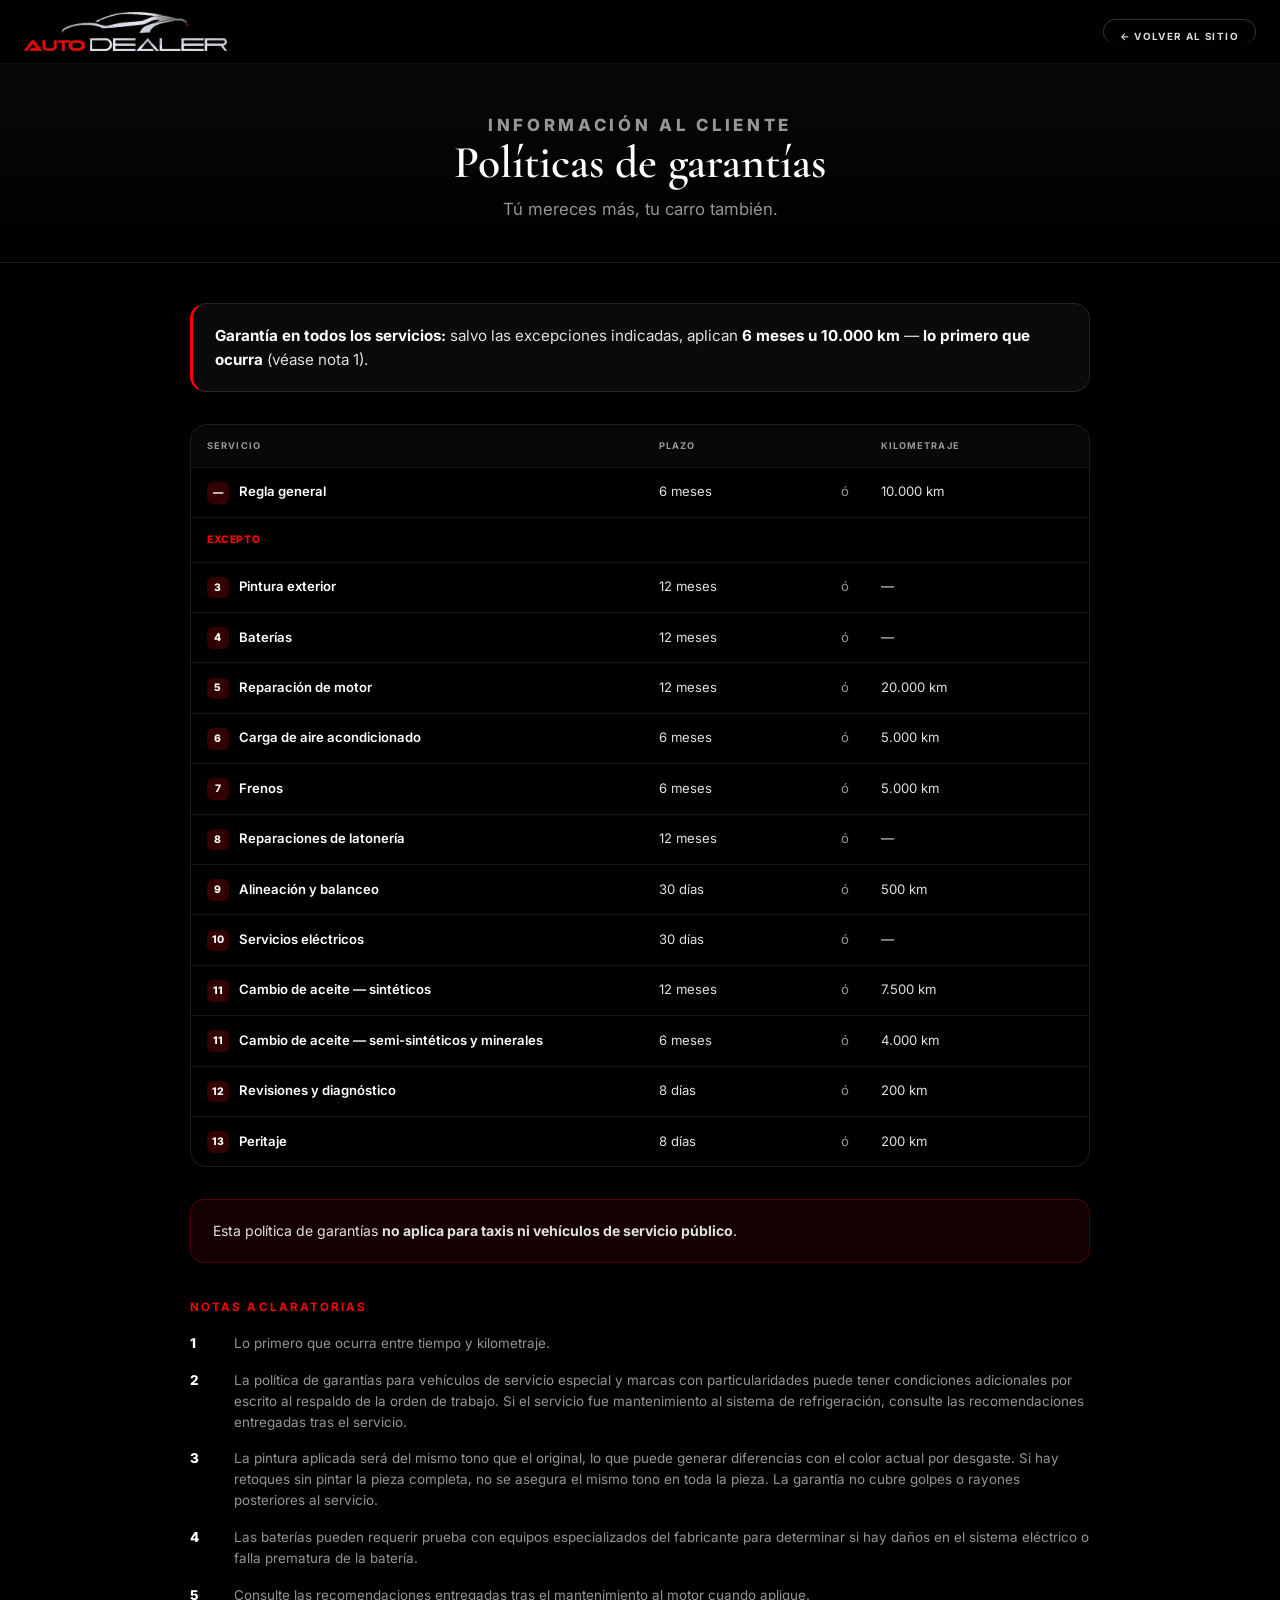
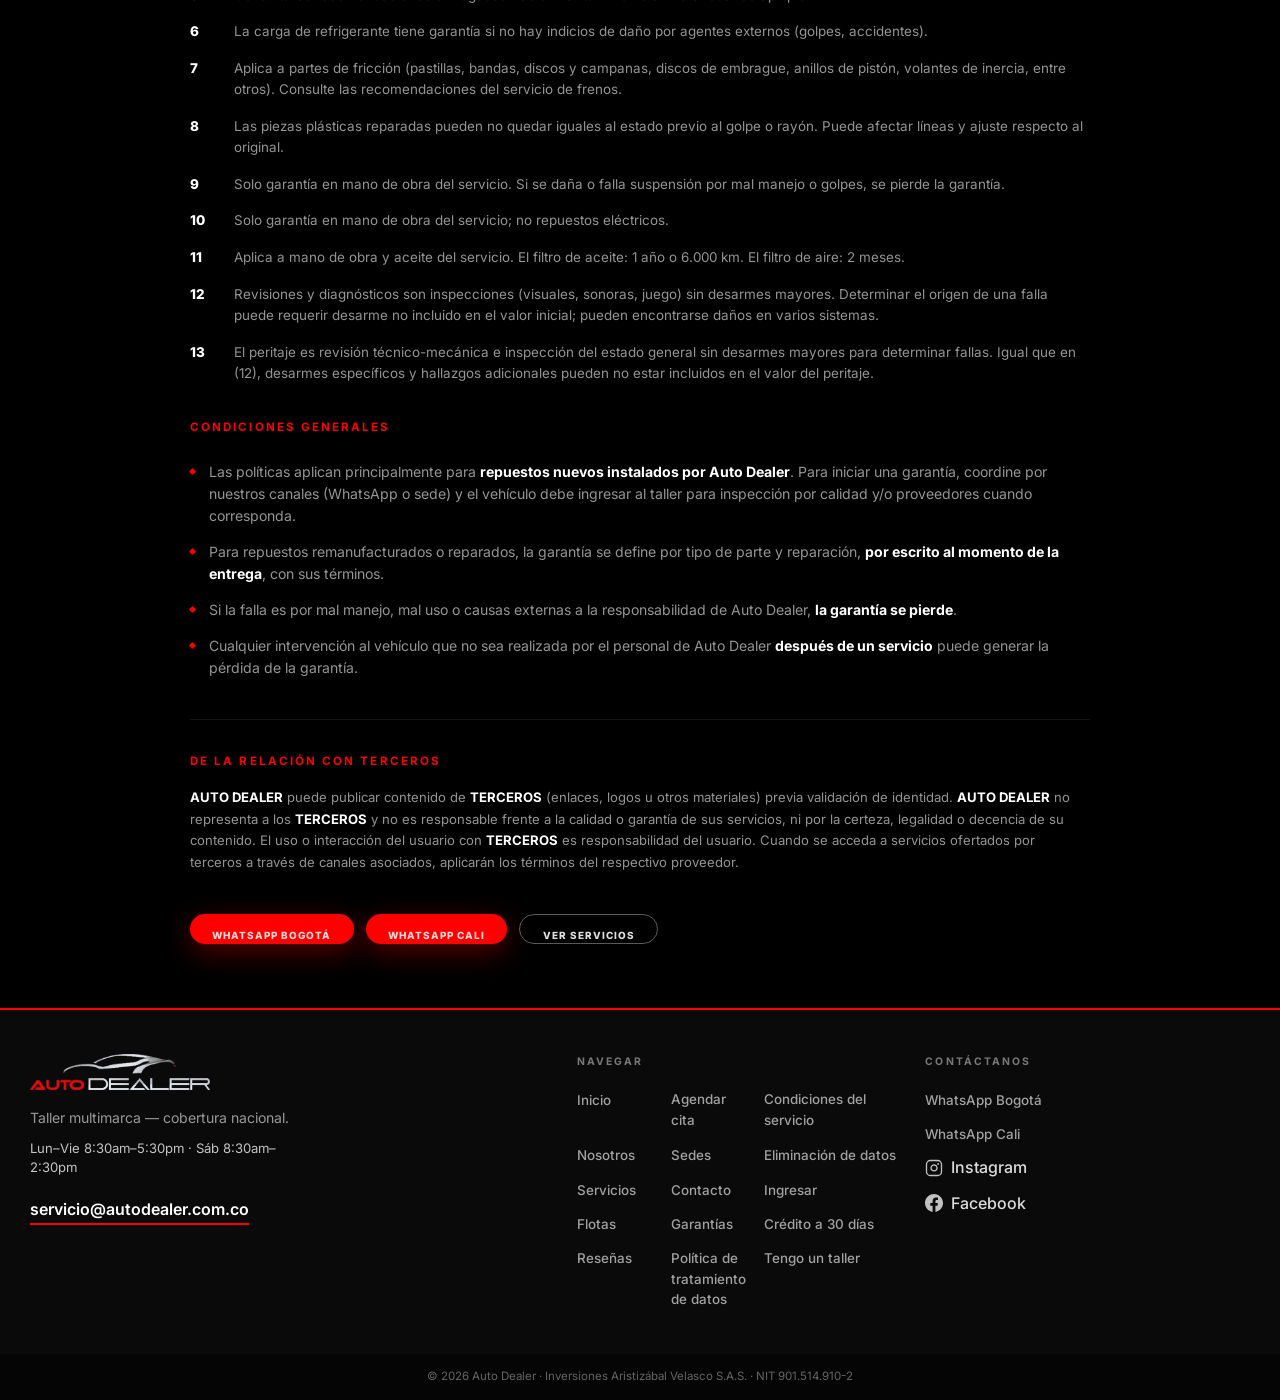
<file: politicas-de-garantias.html>
<!DOCTYPE html>
<html lang="es-CO">
<head>
  <meta charset="UTF-8" />
  <meta http-equiv="refresh" content="0; url=Garantias/" />
  <link rel="canonical" href="Garantias/" />
  <title>Redirigiendo…</title>
  <script>location.replace("Garantias/");</script>
</head>
<body>
  <p>Redirigiendo a <a href="Garantias/">Garantías</a>…</p>
</body>
</html>
</file>
<file: logo-shine.css>
/* Destello metalizado sobre el silueta del auto (zona superior del logo) */
.logo-shine {
  position: relative;
  display: inline-block;
  line-height: 0;
  vertical-align: middle;
}

.logo-shine > img {
  display: block;
  width: auto;
  height: auto;
  max-width: 100%;
}

.logo-shine__sweep {
  position: absolute;
  left: 0;
  top: 0;
  width: 100%;
  height: 54%;
  overflow: hidden;
  pointer-events: none;
  border-radius: 2px;
  mix-blend-mode: screen;
}

.logo-shine__sweep::after {
  content: "";
  position: absolute;
  top: -25%;
  left: -95%;
  width: 42%;
  height: 150%;
  background: linear-gradient(
    102deg,
    transparent 0%,
    rgba(255, 255, 255, 0.06) 22%,
    rgba(255, 255, 255, 0.72) 46%,
    rgba(210, 218, 232, 0.45) 52%,
    rgba(255, 255, 255, 0.14) 64%,
    transparent 100%
  );
  transform: skewX(-16deg);
  filter: blur(0.4px);
  animation: logo-car-shine 5.8s cubic-bezier(0.45, 0.05, 0.25, 1) infinite;
  animation-delay: 0.8s;
}

@keyframes logo-car-shine {
  0%,
  14% {
    left: -95%;
    opacity: 0;
  }
  20% {
    opacity: 1;
  }
  46% {
    left: 155%;
    opacity: 1;
  }
  52%,
  100% {
    left: 155%;
    opacity: 0;
  }
}

@media (prefers-reduced-motion: reduce) {
  .logo-shine__sweep::after {
    animation: none;
    opacity: 0;
  }
}
</file>
<file: site-links.css>
/* Auto Dealer — hipervínculos (cargar al final del <head>) */

:root {
  --link: rgba(255, 255, 255, 0.86);
  --link-hover: #ffffff;
  --link-muted: rgba(255, 255, 255, 0.62);
  --link-accent: #ff2a2a;
  --link-line: rgba(255, 0, 0, 0.55);
  --link-line-hover: #ff0000;
  --link-bg-hover: rgba(255, 0, 0, 0.1);
  --link-ease: cubic-bezier(0.22, 1, 0.36, 1);
}

/* Anula azul/morado del navegador */
a:any-link {
  -webkit-tap-highlight-color: rgba(255, 0, 0, 0.15);
}

a:link,
a:visited {
  color: var(--link);
}

/* —— Enlace de texto (predeterminado) —— */
a {
  text-decoration: none;
  border-bottom: 1px solid var(--link-line);
  padding-bottom: 1px;
  transition:
    color 0.2s var(--link-ease),
    border-color 0.2s var(--link-ease),
    background-color 0.2s var(--link-ease),
    box-shadow 0.2s var(--link-ease),
    transform 0.2s var(--link-ease);
}

a:hover {
  color: var(--link-hover);
  border-bottom-color: var(--link-line-hover);
}

a:focus-visible {
  outline: 2px solid var(--link-accent);
  outline-offset: 3px;
  border-radius: 2px;
}

/* —— Sin borde inferior: botones, logos, nav CTA —— */
a.nav__cta,
a[data-agendar-modal],
a.agendar-modal__btn,
a.agendar-modal__btn--primary,
a.hero-pro__btn,
a.nav__flotas-strip,
a.logo-link,
a.fp-nav__logo,
a.fp-nav__cta,
a.fp-btn,
a.btn-flota,
a.wa,
a.nav__back,
a.footer__social,
.legal-cta a {
  border-bottom: none;
  padding-bottom: 0;
}

/* —— Nav escritorio (subrayado animado) —— */
.nav__links a,
.fp-nav__lk a {
  color: rgba(255, 255, 255, 0.5);
  border-bottom: none;
  padding: 0.4rem 0.15rem;
  position: relative;
}

.nav__links a::after,
.fp-nav__lk a::after {
  content: "";
  position: absolute;
  left: 0;
  right: 0;
  bottom: 0.15rem;
  height: 1px;
  background: var(--link-line-hover);
  transform: scaleX(0);
  transform-origin: left;
  transition: transform 0.25s var(--link-ease);
}

.nav__links a:hover,
.nav__links a:focus-visible,
.fp-nav__lk a:hover,
.fp-nav__lk a:focus-visible {
  color: rgba(255, 255, 255, 0.95);
}

.nav__links a:hover::after,
.nav__links a:focus-visible::after,
.fp-nav__lk a:hover::after,
.fp-nav__lk a:focus-visible::after {
  transform: scaleX(1);
}

/* —— Menú móvil —— */
.nav__drawer a {
  color: var(--link-muted);
  border-bottom: none;
  border-radius: 10px;
  padding: 0.75rem 0.65rem;
}

.nav__drawer a:hover,
.nav__drawer a:focus-visible {
  color: var(--link-hover);
  background: rgba(255, 255, 255, 0.06);
}

.nav__drawer a[style*="background"] {
  color: #fff !important;
  background: rgba(255, 0, 0, 0.18) !important;
  border: 1px solid rgba(255, 0, 0, 0.4) !important;
}

/* —— Correo —— */
a.mail,
.footer a.mail {
  color: #fff;
  font-weight: 600;
  border-bottom-width: 2px;
  border-bottom-color: var(--link-line-hover);
}

a.mail:hover,
.footer a.mail:hover {
  border-bottom-color: #fff;
  background: var(--link-bg-hover);
  border-radius: 2px;
}

/* —— Footer —— */
.footer li a:not(.footer__social) {
  display: inline-block;
  color: var(--link-muted);
  font-size: 0.84rem;
  font-weight: 500;
  border-bottom: 1px solid transparent;
  padding: 0.15rem 0;
}

.footer li a:not(.footer__social):hover,
.footer li a:not(.footer__social):focus-visible {
  color: var(--link-hover);
  border-bottom-color: var(--link-line-hover);
  transform: translateX(3px);
}

.footer__social {
  color: var(--link);
  font-weight: 500;
  border-bottom: none;
}

.footer__social:hover,
.footer__social:focus-visible {
  color: var(--link-hover);
}

/* —— Contacto landing flotas (tel, web, WhatsApp) —— */
.fp-clist .vl a {
  display: inline-block;
  color: var(--link-hover);
  font-weight: 600;
  font-size: 0.86rem;
  padding: 0.2rem 0.55rem;
  margin: 0.1rem 0;
  border-radius: 8px;
  border: 1px solid rgba(255, 0, 0, 0.35);
  border-bottom: 1px solid rgba(255, 0, 0, 0.35);
  background: rgba(255, 0, 0, 0.08);
}

.fp-clist .vl a:hover,
.fp-clist .vl a:focus-visible {
  color: #fff;
  background: rgba(255, 0, 0, 0.18);
  border-color: rgba(255, 0, 0, 0.65);
  transform: translateY(-1px);
}

.fp-form-intro a {
  color: var(--link-hover) !important;
  font-weight: 600;
  border-bottom-width: 2px;
  border-bottom-color: var(--link-line-hover) !important;
}

.fp-form-intro a:hover {
  background: var(--link-bg-hover);
  border-radius: 3px;
}

/* —— Contenido legal —— */
.legal-body a:not(.legal-cta a) {
  color: var(--link-hover);
  font-weight: 600;
  border-bottom-width: 2px;
}

.legal-body a:not(.legal-cta a):hover {
  background: var(--link-bg-hover);
  border-radius: 3px;
}

/* —— Teléfono —— */
a[href^="tel:"] {
  font-weight: 600;
  letter-spacing: 0.02em;
}

/* —— Enlaces externos en nueva pestaña —— */
a[target="_blank"]:not(.footer__social):not(.nav__cta):not(.hero-pro__btn):not(.fp-btn):not(.wa):not(.fp-nav__cta) {
  border-bottom-width: 2px;
}

a[target="_blank"]:not(.footer__social):not(.nav__cta):not(.hero-pro__btn):not(.fp-btn):not(.wa):not(.fp-nav__cta):hover {
  background: var(--link-bg-hover);
  border-radius: 3px;
}

.agendar-modal__foot a {
  font-weight: 600;
}

@media (prefers-reduced-motion: reduce) {
  .footer li a:not(.footer__social):hover,
  .fp-clist .vl a:hover {
    transform: none;
  }
}
</file>
<file: legal-page.css>
﻿    :root {
      --void: #000000;
      --bg: #0d0b0e;
      --bg-elevated: #17151a;
      --accent: #ff0000;
      --text: #ffffff;
      --text-soft: #e0e0e0;
      --text-muted: rgba(255, 255, 255, 0.58);
      --nav-h: 64px;
      --ease: cubic-bezier(0.22, 1, 0.36, 1);
      --font: "Inter", system-ui, sans-serif;
      --font-serif: "Cormorant Garamond", Georgia, serif;
    }
    *, *::before, *::after { box-sizing: border-box; }
    html { scroll-behavior: smooth; }
    body {
      margin: 0;
      font-family: var(--font);
      background: var(--void);
      color: var(--text);
      line-height: 1.55;
      -webkit-font-smoothing: antialiased;
    }
    img { display: block; max-width: 100%; height: auto; }
    .container {
      width: min(1220px, 100% - 2rem);
      margin-inline: auto;
    }
    .legal-inner {
      width: min(900px, 100% - 2rem);
      margin-inline: auto;
    }

    .nav {
      position: fixed;
      top: 0;
      left: 0;
      right: 0;
      z-index: 200;
      min-height: var(--nav-h);
      display: flex;
      align-items: center;
      padding: 0 clamp(0.75rem, 3vw, 1.5rem);
      background: rgba(0, 0, 0, 0.88);
      backdrop-filter: blur(16px);
      border-bottom: 1px solid rgba(255, 255, 255, 0.06);
    }
    .nav__inner {
      width: 100%;
      max-width: 1280px;
      margin: 0 auto;
      display: flex;
      align-items: center;
      justify-content: space-between;
      gap: 1rem;
    }
    .logo-link .logo-shine > img { height: 34px; width: auto; object-fit: contain; }
    @media (min-width: 600px) { .logo-link .logo-shine > img { height: 40px; } }
    .nav__back {
      font-size: 0.62rem;
      font-weight: 700;
      letter-spacing: 0.14em;
      text-transform: uppercase;
      color: var(--text-muted);
      padding: 0.55rem 1rem;
      border: 1px solid rgba(255, 255, 255, 0.2);
      border-radius: 999px;
      transition: color 0.2s, border-color 0.2s, background 0.2s;
    }
    .nav__back:hover {
      color: #fff;
      border-color: var(--accent);
      background: rgba(255, 0, 0, 0.12);
    }

    .legal-hero {
      padding: calc(var(--nav-h) + 3rem) 0 2.5rem;
      background: linear-gradient(180deg, #0a0a0a 0%, var(--void) 100%);
      border-bottom: 1px solid rgba(255, 255, 255, 0.07);
      text-align: center;
    }
    .legal-hero__tag {
      font-size: 0.65rem;
      font-weight: 800;
      letter-spacing: 0.22em;
      text-transform: uppercase;
      color: var(--accent);
      margin: 0 0 0.75rem;
    }
    .legal-hero h1 {
      font-family: var(--font-serif);
      font-size: clamp(2rem, 5vw, 2.85rem);
      font-weight: 600;
      margin: 0 0 0.5rem;
      line-height: 1.1;
    }
    .legal-hero p {
      margin: 0;
      font-size: 1.05rem;
      color: var(--text-muted);
    }

    .legal-body {
      padding: 2.5rem 0 4rem;
    }
    .legal-body .lead {
      font-size: 0.95rem;
      color: var(--text-soft);
      margin: 0 0 2rem;
      padding: 1.25rem 1.35rem;
      background: rgba(255, 255, 255, 0.04);
      border: 1px solid rgba(255, 255, 255, 0.1);
      border-radius: 16px;
      border-left: 3px solid var(--accent);
    }

    .legal-table-wrap {
      overflow-x: auto;
      margin: 0 0 2rem;
      border-radius: 16px;
      border: 1px solid rgba(255, 255, 255, 0.1);
    }
    table.legal-table {
      width: 100%;
      border-collapse: collapse;
      font-size: 0.82rem;
    }
    .legal-table th,
    .legal-table td {
      padding: 0.85rem 1rem;
      text-align: left;
      border-bottom: 1px solid rgba(255, 255, 255, 0.08);
      vertical-align: top;
    }
    .legal-table th {
      font-size: 0.58rem;
      letter-spacing: 0.12em;
      text-transform: uppercase;
      color: var(--text-muted);
      background: rgba(255, 255, 255, 0.03);
    }
    .legal-table tr:last-child td { border-bottom: none; }
    .legal-table .svc { font-weight: 600; color: #fff; max-width: 14rem; }
    .legal-table .svc .num {
      display: inline-flex;
      align-items: center;
      justify-content: center;
      min-width: 1.35rem;
      height: 1.35rem;
      margin-right: 0.45rem;
      font-size: 0.65rem;
      font-weight: 800;
      background: rgba(255, 0, 0, 0.2);
      color: #fff;
      border-radius: 6px;
      vertical-align: middle;
    }
    .legal-table .term { color: var(--text-soft); white-space: nowrap; }
    .legal-table .sep { color: var(--text-muted); text-align: center; width: 2rem; }

    .legal-section h2 {
      font-family: var(--font);
      font-size: 0.72rem;
      letter-spacing: 0.18em;
      text-transform: uppercase;
      color: var(--accent);
      margin: 2.25rem 0 1rem;
    }
    .legal-footnotes {
      list-style: none;
      margin: 0;
      padding: 0;
      font-size: 0.84rem;
      color: var(--text-muted);
    }
    .legal-footnotes li {
      display: grid;
      grid-template-columns: 2rem 1fr;
      gap: 0.5rem 0.75rem;
      margin-bottom: 1rem;
      line-height: 1.55;
    }
    .legal-footnotes strong {
      font-weight: 800;
      color: #fff;
    }

    .legal-callout {
      margin: 2rem 0;
      padding: 1.25rem 1.35rem;
      background: rgba(255, 0, 0, 0.08);
      border: 1px solid rgba(255, 0, 0, 0.25);
      border-radius: 14px;
      font-size: 0.88rem;
      color: var(--text-soft);
    }

    .legal-bullets {
      margin: 1.5rem 0;
      padding: 0;
      list-style: none;
      font-size: 0.88rem;
      color: var(--text-muted);
    }
    .legal-bullets li {
      position: relative;
      padding-left: 1.2rem;
      margin-bottom: 0.9rem;
      line-height: 1.55;
    }
    .legal-bullets li::before {
      content: "";
      position: absolute;
      left: 0;
      top: 0.55em;
      width: 5px;
      height: 5px;
      background: var(--accent);
      border-radius: 1px;
      transform: rotate(45deg);
    }

    .legal-terceros {
      font-size: 0.82rem;
      color: var(--text-muted);
      line-height: 1.65;
      margin-top: 2.5rem;
      padding-top: 2rem;
      border-top: 1px solid rgba(255, 255, 255, 0.08);
    }
    .legal-terceros strong { color: #fff; }

    .legal-cta {
      margin-top: 2.5rem;
      display: flex;
      flex-wrap: wrap;
      gap: 0.75rem;
    }
    .legal-cta a {
      display: inline-flex;
      align-items: center;
      justify-content: center;
      padding: 0.85rem 1.4rem;
      font-size: 0.62rem;
      font-weight: 800;
      letter-spacing: 0.1em;
      text-transform: uppercase;
      border-radius: 999px;
      background: var(--accent);
      color: #fff;
      box-shadow: 0 8px 28px rgba(255, 0, 0, 0.35);
      transition: transform 0.2s;
    }
    .legal-cta a:hover { transform: translateY(-2px); }
    .legal-cta a.secondary {
      background: transparent;
      border: 1px solid rgba(255, 255, 255, 0.35);
      box-shadow: none;
      color: var(--text-soft);
    }

    .footer__brand-tagline {
      margin: 0 0 0.55rem;
      font-size: 0.88rem;
      color: var(--text-muted);
      max-width: 34ch;
      line-height: 1.6;
    }
    .footer__hours {
      margin: 0 0 0.85rem;
      font-size: 0.82rem;
      line-height: 1.5;
      color: #c4c4c4;
      max-width: 36ch;
    }
    .footer__nav-cols {
      display: grid;
      grid-template-columns: repeat(2, 1fr);
      gap: 1.75rem 1.5rem;
    }
    .footer__nav-col h4 { margin: 0 0 0.75rem; }
    .footer__nav-col ul { margin: 0; padding: 0; list-style: none; }
    .footer__nav-col li { margin-bottom: 0.5rem; }
    .footer__nav-col--navegar .footer__nav-list--two-rows {
      display: grid;
      grid-auto-flow: column;
      grid-template-rows: repeat(5, auto);
      grid-template-columns: repeat(2, minmax(0, max-content));
      column-gap: clamp(1.25rem, 4vw, 2.25rem);
      row-gap: 0.45rem;
      align-content: start;
      justify-content: start;
    }
    .footer__nav-col--navegar .footer__nav-list--two-rows a { font-size: 0.84rem; }
    .footer__nav-col--navegar .footer__nav-list--two-rows li { margin-bottom: 0; }
    .footer {
      position: relative;
      z-index: 2;
      padding: 2.75rem 0 0;
      margin-top: 0;
      background: #0a0a0a;
      border-top: 2px solid #ff0000;
    }
    .footer__grid {
      display: grid;
      gap: 2.5rem;
    }
    @media (min-width: 768px) {
      .footer__grid {
        grid-template-columns: minmax(0, 1fr) minmax(0, 1.35fr);
        gap: 3rem;
        align-items: start;
      }
    }
    .footer__brand .logo-shine {
      display: inline-block;
      margin-bottom: 1.1rem;
    }

    .footer__brand .logo-shine > img {
      width: clamp(140px, 18vw, 180px);
      max-width: 100%;
      height: auto;
      object-fit: contain;
    }
    .footer a.mail {
      display: inline-block;
      margin-top: 0.35rem;
    }
    .footer ul { list-style: none; margin: 0; padding: 0; }
    .footer li { margin-bottom: 0.45rem; }
    .footer__social {
      display: inline-flex;
      align-items: center;
      gap: 0.5rem;
    }
    .footer__social-icon {
      display: flex;
      flex-shrink: 0;
      color: rgba(255, 255, 255, 0.75);
    }
    .footer__social-icon svg {
      width: 1.125rem;
      height: 1.125rem;
      display: block;
    }
    .footer__social:hover .footer__social-icon { color: #fff; }
    .footer h4 {
      font-size: 0.65rem;
      letter-spacing: 0.2em;
      text-transform: uppercase;
      color: rgba(255, 255, 255, 0.45);
      margin: 0 0 1rem;
    }
    .footer__main { padding-bottom: 2.5rem; }
    .footer__strip {
      background: #050505;
      padding: 0.9rem 1.25rem;
      text-align: center;
    }
    .footer__strip p {
      margin: 0;
      font-size: 0.72rem;
      line-height: 1.5;
      color: rgba(255, 255, 255, 0.38);
      max-width: none;
    }

.legal-body p { color: var(--text-muted); font-size: 0.95rem; }
.legal-body strong { color: #fff; }
.legal-body ol { margin: 0.5rem 0 1.25rem; padding-left: 1.2rem; color: var(--text-muted); }
.legal-body ol li { margin-bottom: 0.55rem; }
.legal-related { display: flex; flex-wrap: wrap; gap: 0.5rem; margin: 0 0 0.25rem; }
.legal-related a {
  font-size: 0.68rem;
  font-weight: 700;
  letter-spacing: 0.08em;
  text-transform: uppercase;
  border: 1px solid rgba(255,255,255,.22);
  border-radius: 999px;
  padding: 0.45rem 0.8rem;
}
.footer__nav-col--navegar .footer__nav-list--two-rows {
  grid-template-rows: repeat(8, auto);
}
</file>
